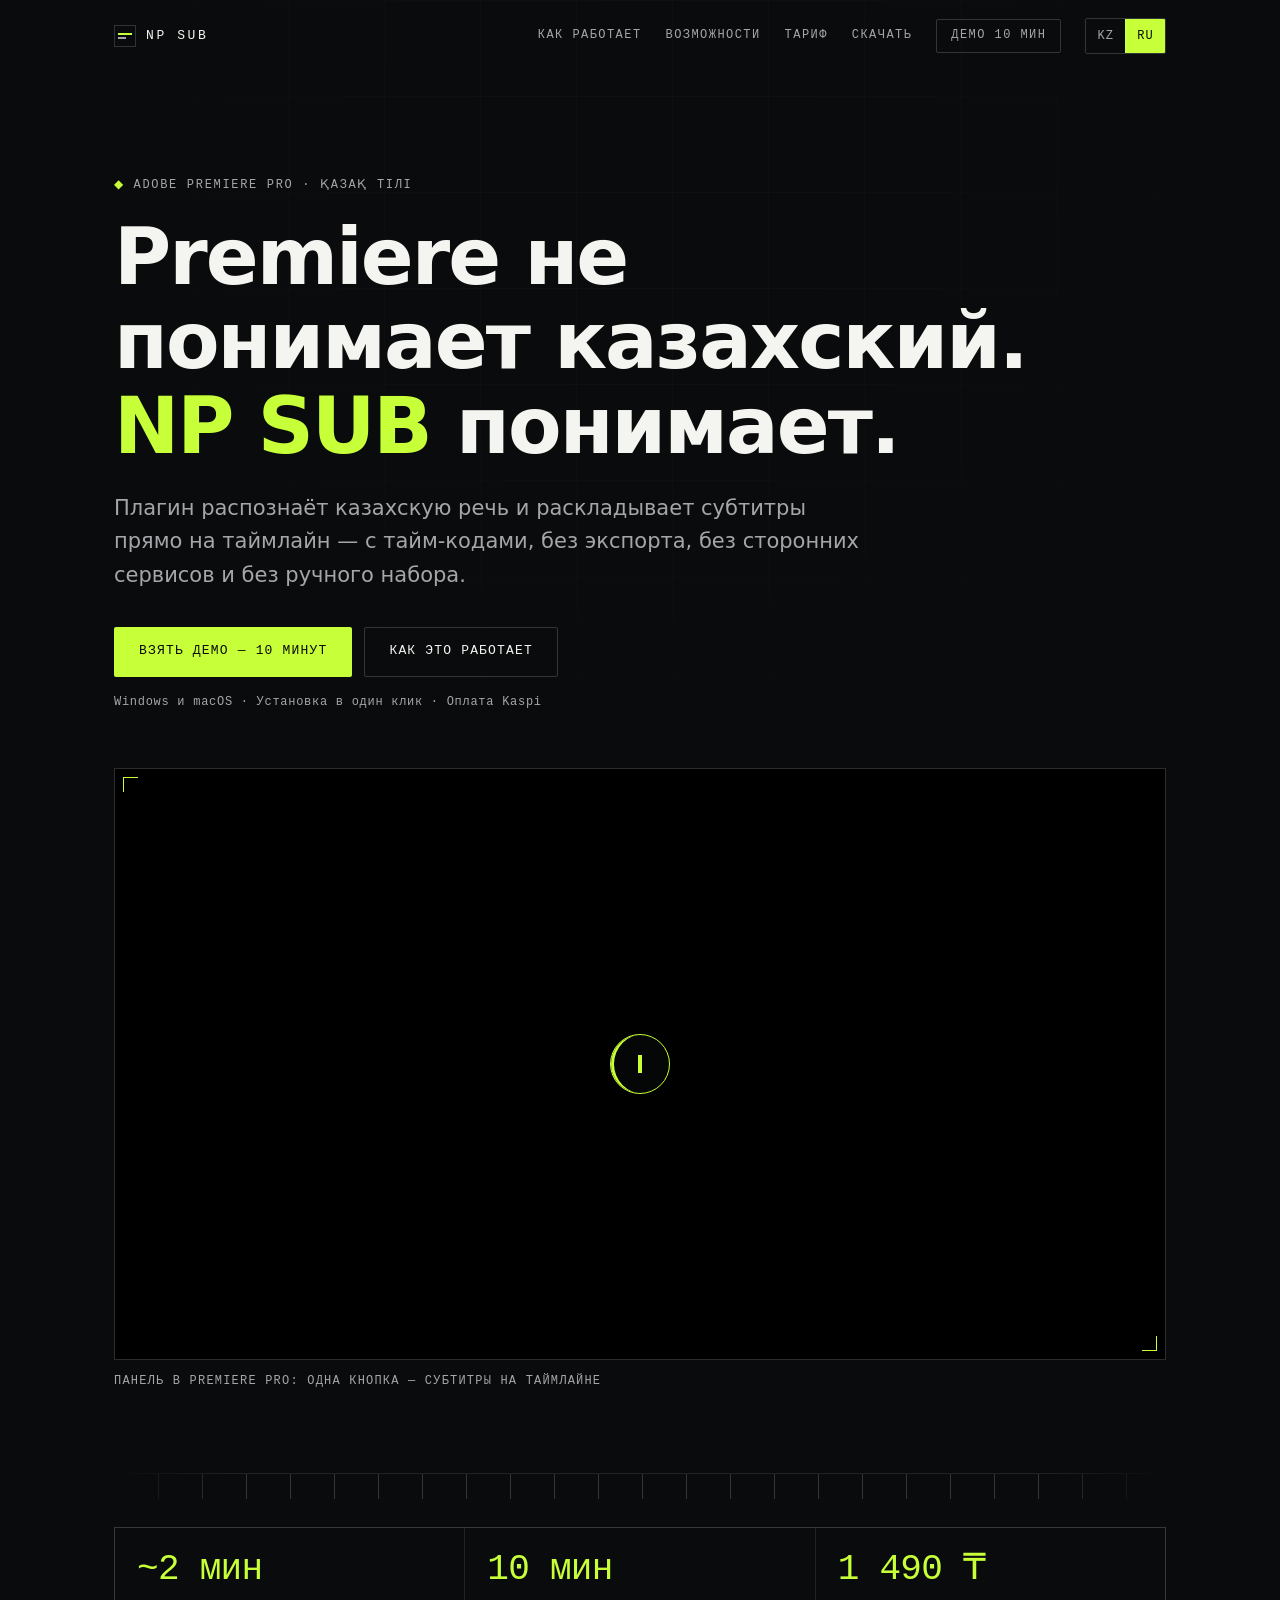
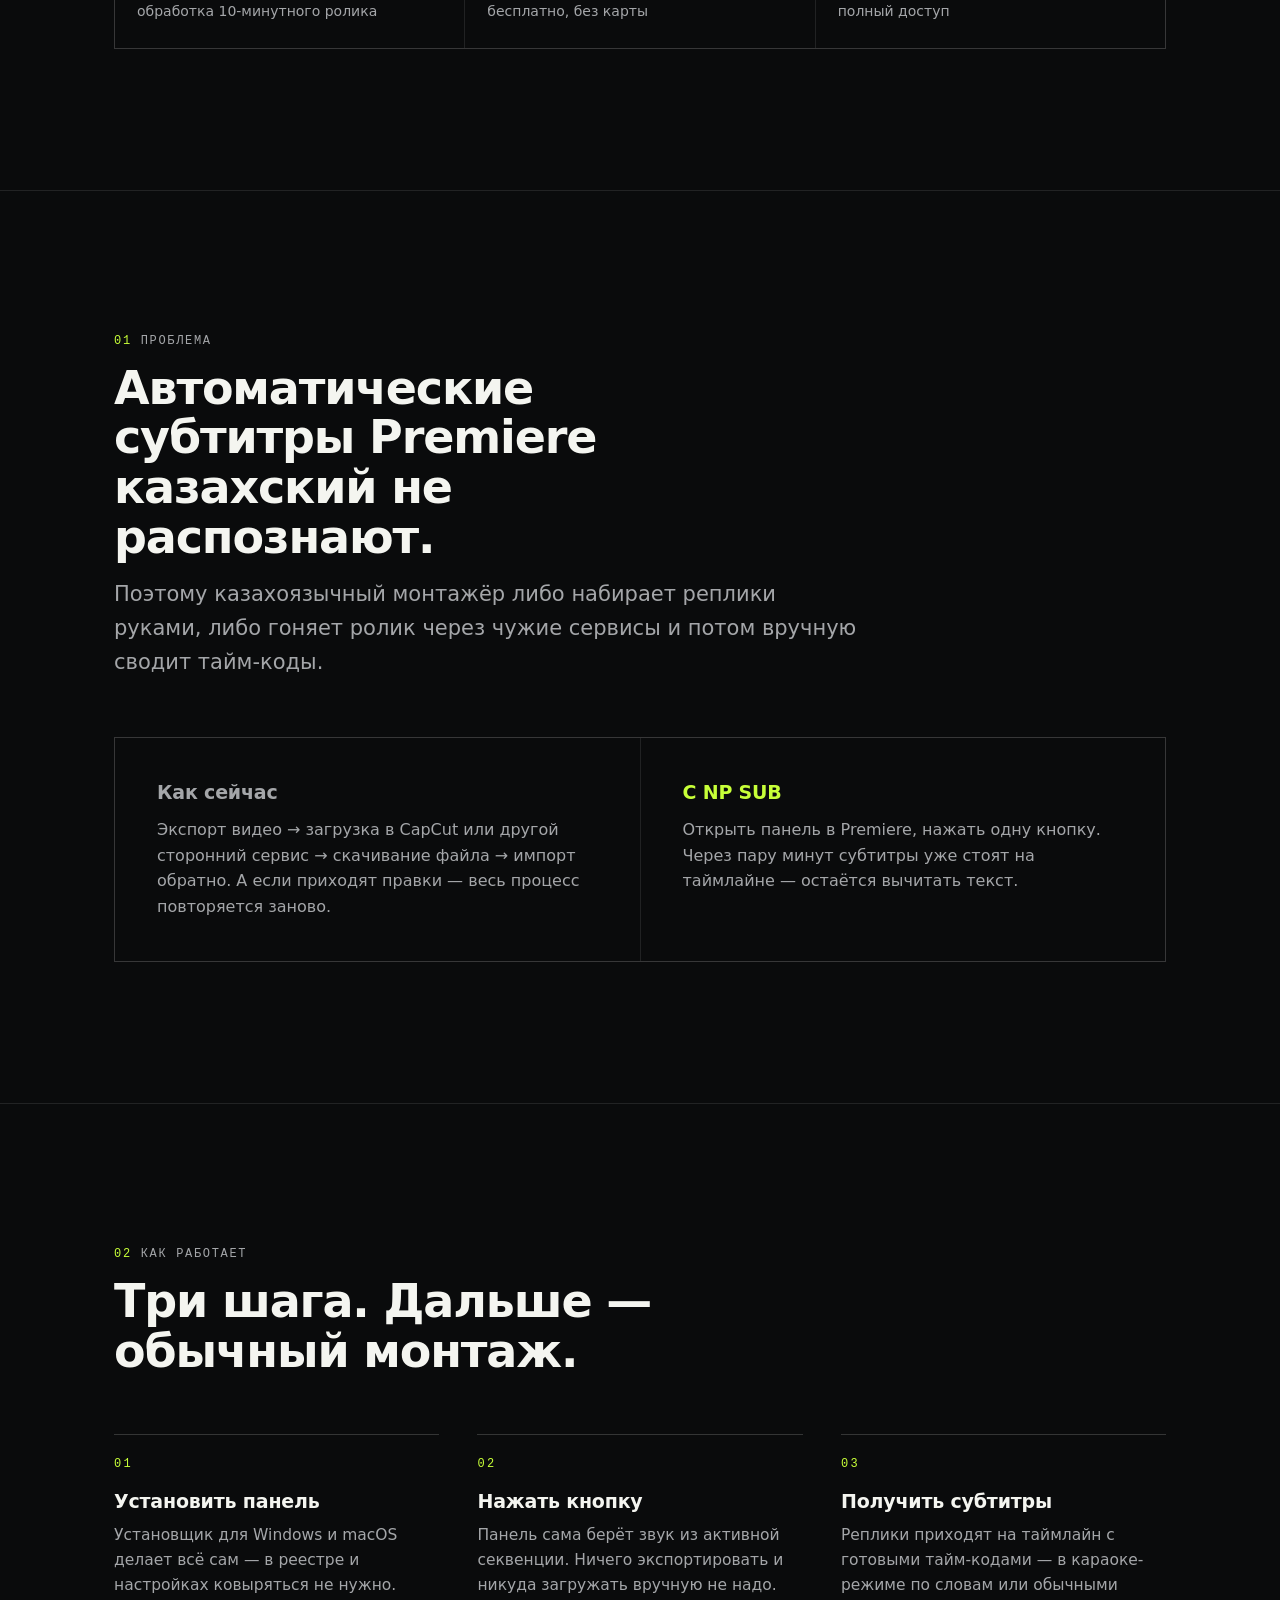
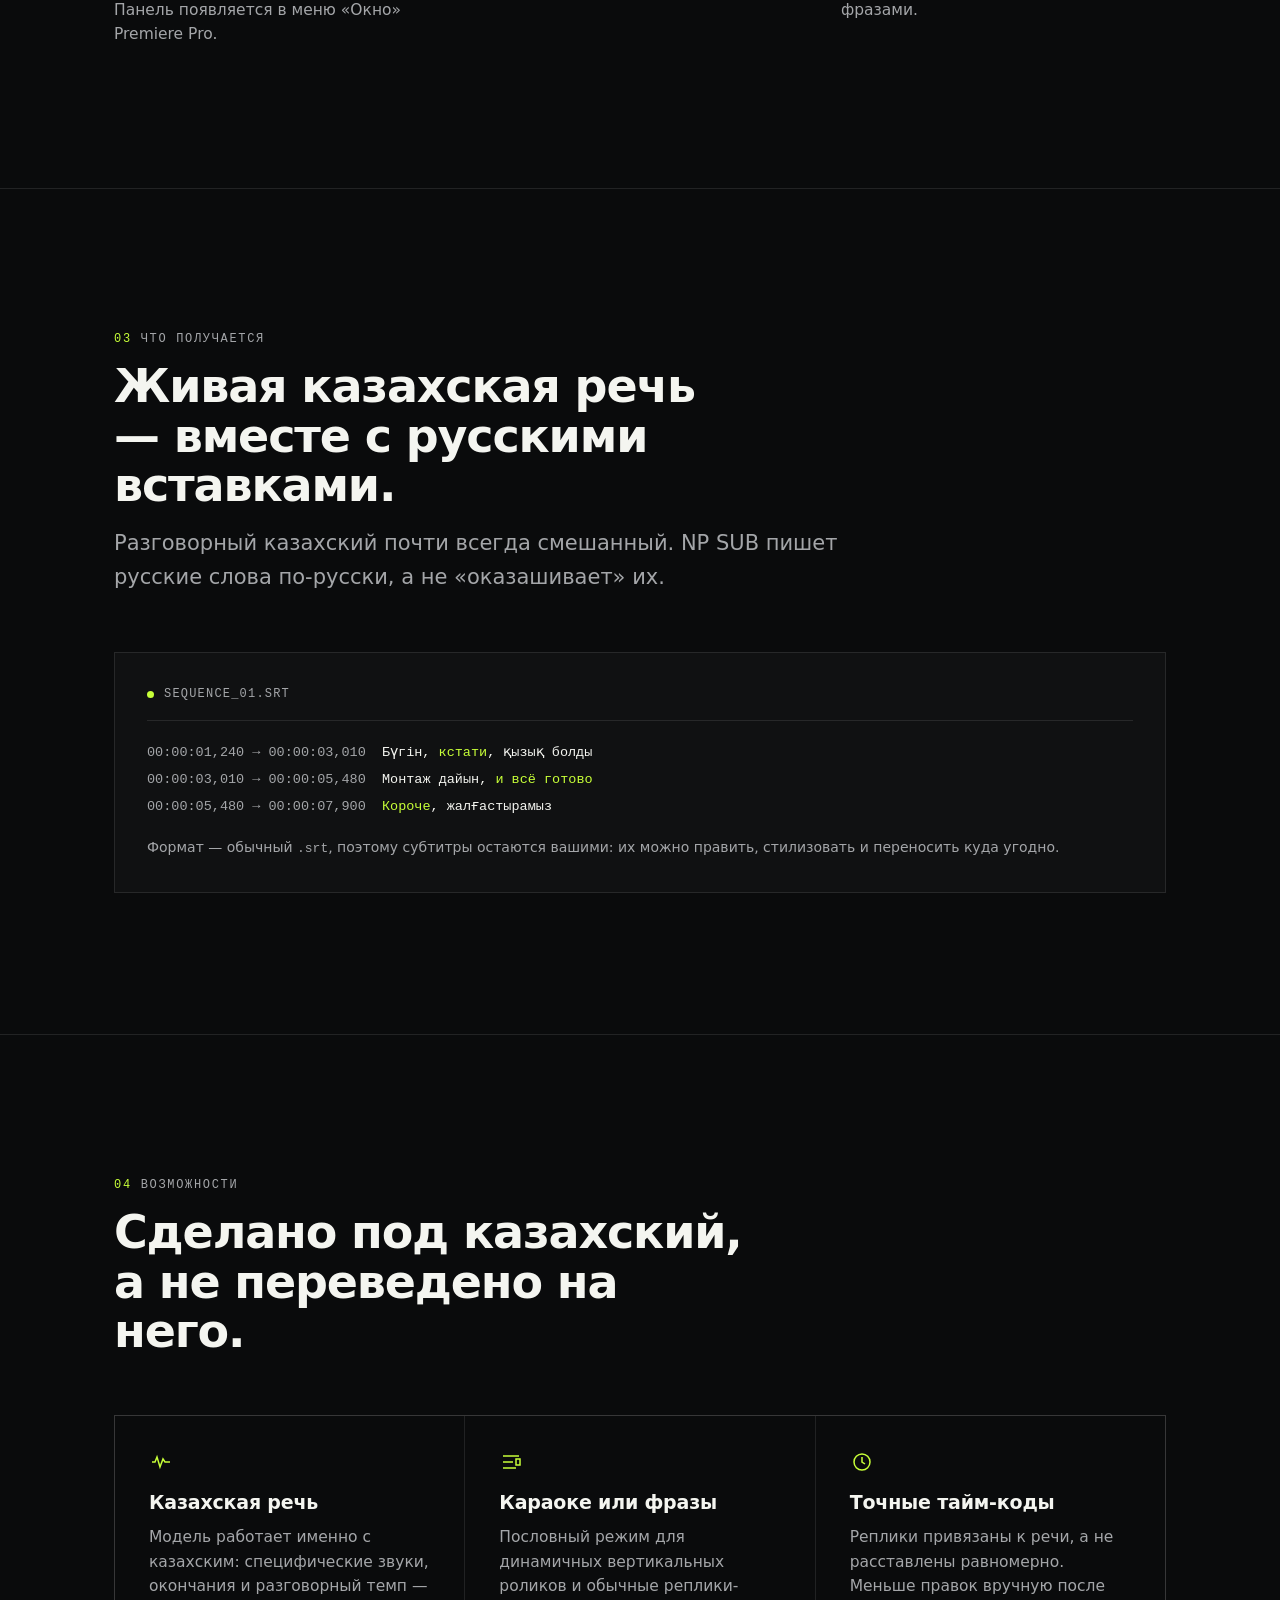
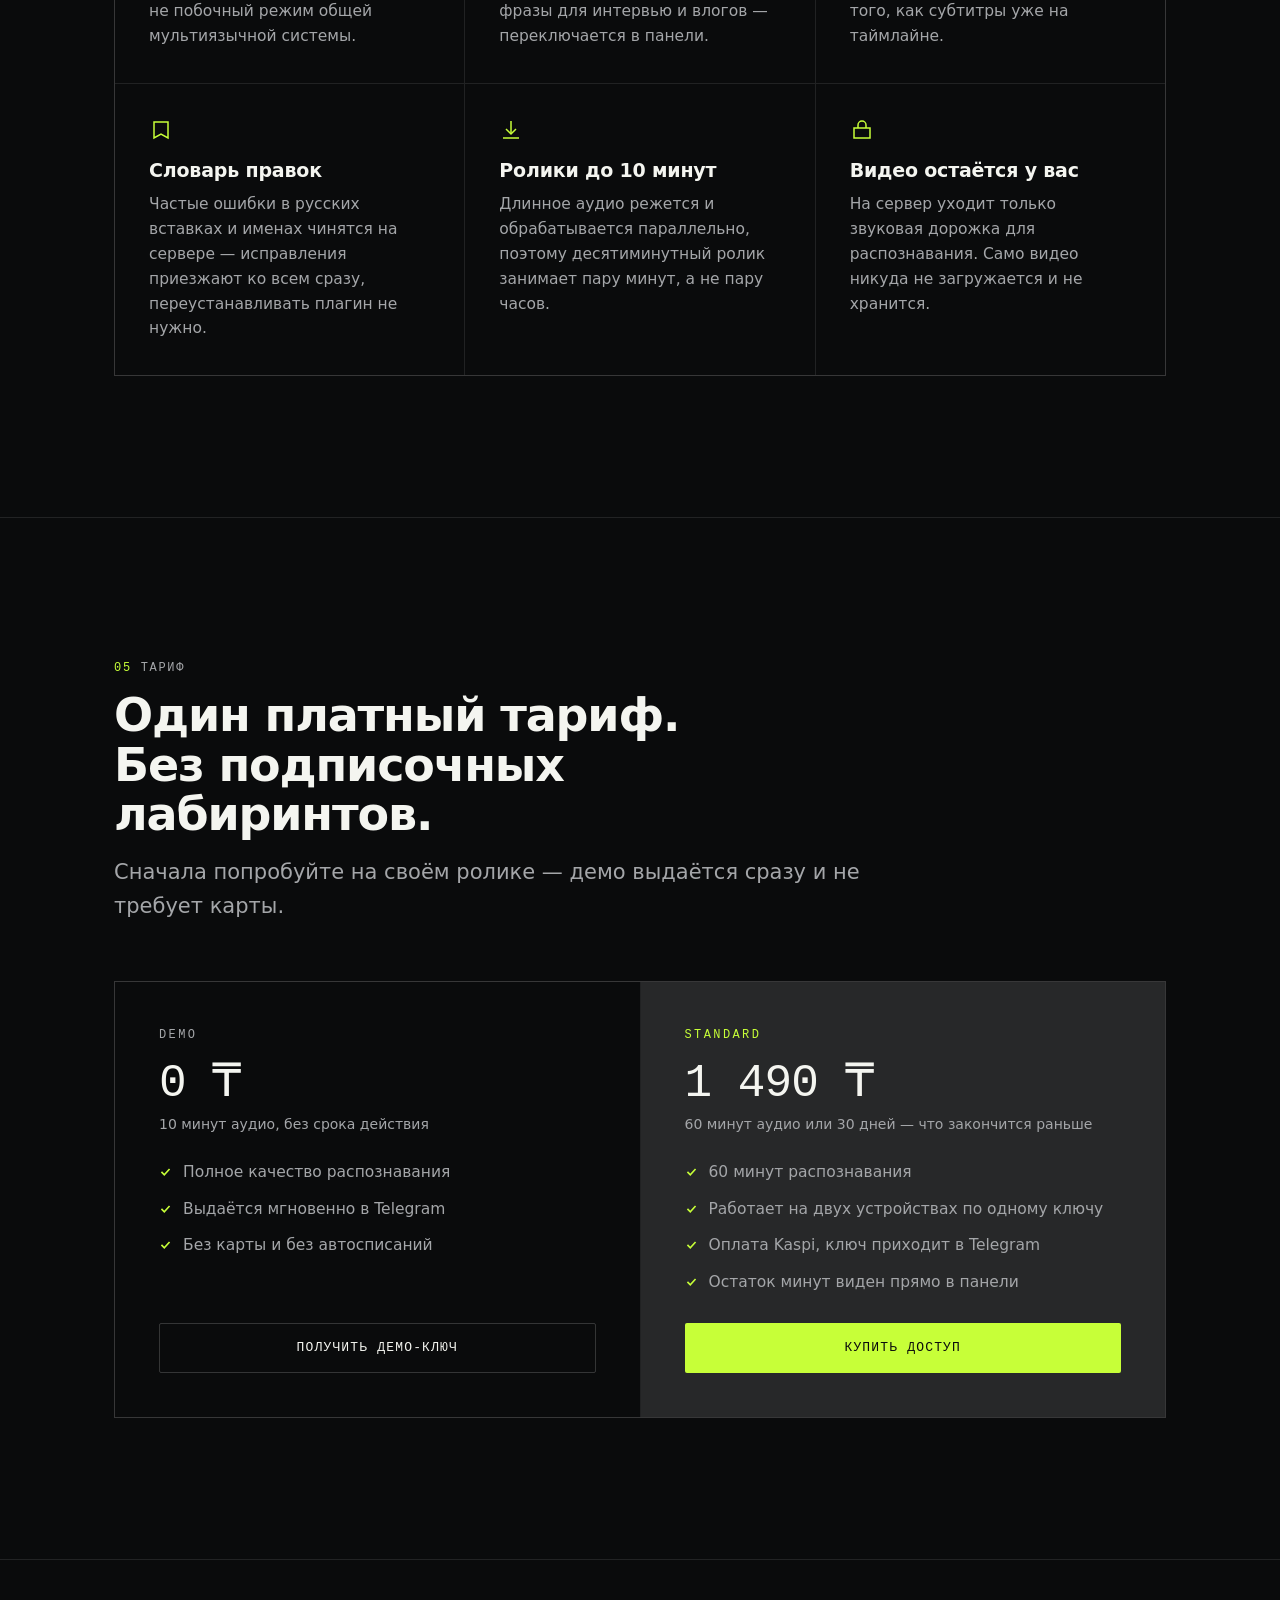
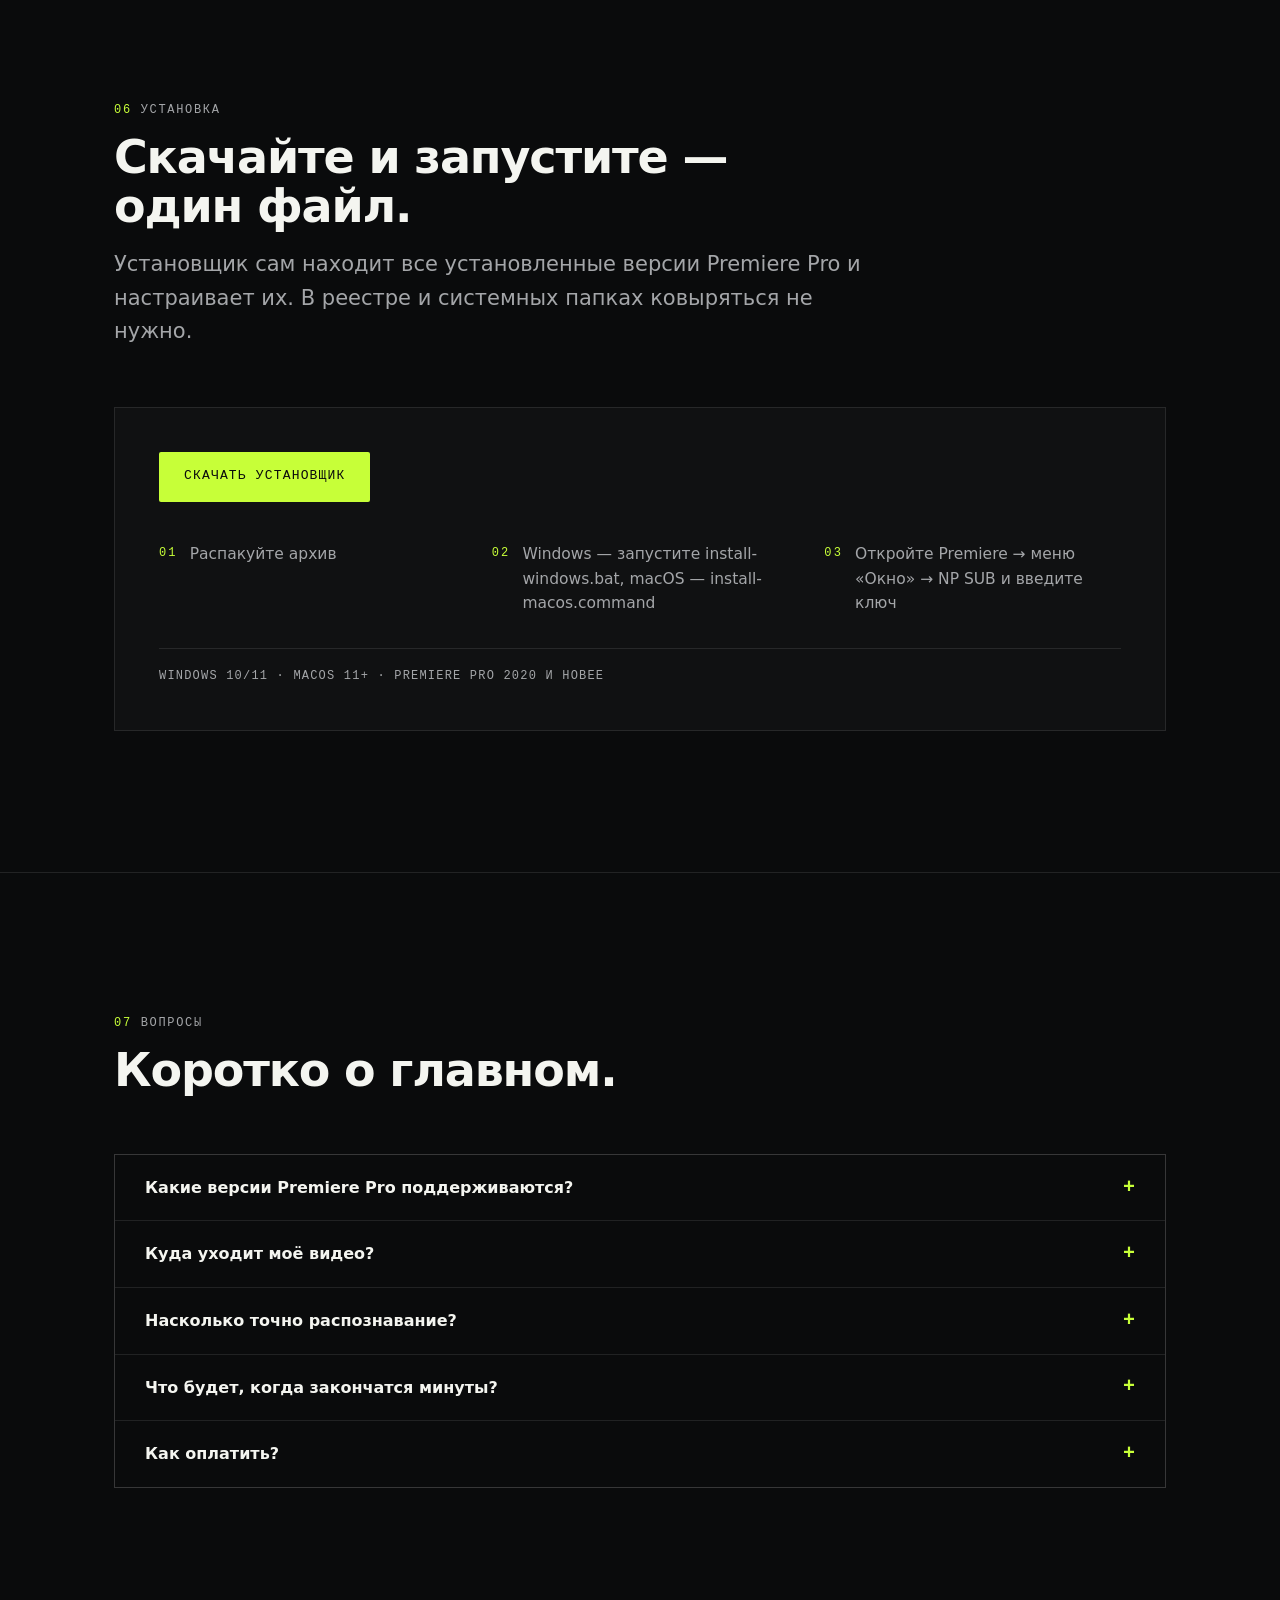
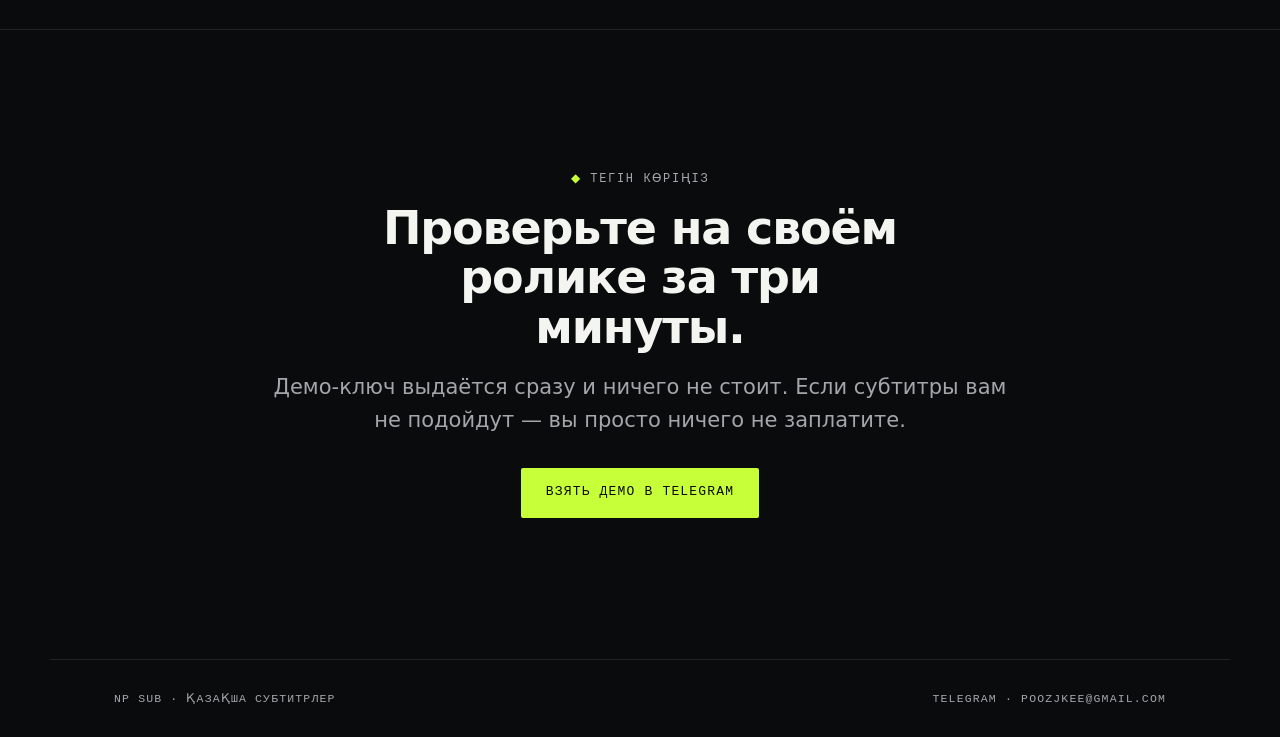
<file: index.html>
<!doctype html>
<html lang="ru">
<head>
<meta charset="utf-8">
<meta name="viewport" content="width=device-width, initial-scale=1">
<title>NP SUB — қазақша субтитры прямо в Premiere Pro</title>
<meta name="description" content="Плагин для Adobe Premiere Pro: распознаёт казахскую речь и ставит субтитры на таймлайн. Premiere этого не умеет — NP SUB умеет. Демо 10 минут бесплатно.">
<meta property="og:title" content="NP SUB — қазақша субтитры прямо в Premiere Pro">
<meta property="og:description" content="Premiere не понимает казахский. NP SUB понимает: одна кнопка — субтитры на таймлайне.">
<meta property="og:type" content="website">
<meta name="theme-color" content="#0A0B0C">
<!--
  Политика безопасности. GitHub Pages не даёт настраивать HTTP-заголовки,
  поэтому политика задаётся тегом — так работает всё, кроме frame-ancestors
  (его через meta браузеры игнорируют).

  default-src 'none' — базово запрещено всё, дальше открываем только нужное.
  'unsafe-inline' для стилей и скриптов приходится оставить: страница намеренно
  одностраничная и самодостаточная, весь CSS и JS лежат внутри файла. Даже с
  этим послаблением политика закрывает главное: сторонние скрипты, кадры,
  плагины и любые исходящие соединения (connect-src 'self' — единственный
  запрос страницы это проверка наличия установщика на своём же хостинге).
-->
<meta http-equiv="Content-Security-Policy" content="
  default-src 'none';
  script-src 'self' 'unsafe-inline';
  style-src 'self' 'unsafe-inline' https://fonts.googleapis.com;
  font-src https://fonts.gstatic.com;
  img-src 'self' data:;
  media-src 'self';
  connect-src 'self';
  form-action 'none';
  base-uri 'none';
  object-src 'none';
  frame-src 'none'">
<meta name="referrer" content="strict-origin-when-cross-origin">
<link rel="icon" href="data:image/svg+xml,%3Csvg xmlns='http://www.w3.org/2000/svg' viewBox='0 0 22 22'%3E%3Crect width='22' height='22' fill='%230A0B0C'/%3E%3Crect x='4' y='8' width='14' height='2' fill='%23C7FF38'/%3E%3Crect x='4' y='12' width='8' height='2' fill='%23A4A6A9'/%3E%3C/svg%3E">
<link rel="preconnect" href="https://fonts.googleapis.com">
<link rel="preconnect" href="https://fonts.gstatic.com" crossorigin>
<link href="https://fonts.googleapis.com/css2?family=Manrope:wght@400;600;800&family=IBM+Plex+Mono:wght@400;500&display=swap" rel="stylesheet">
<style>
/*
 * NP SUB — лендинг. Тёмная энергия, контролируемое движение, техничность.
 * Палитра и типографика заданы владельцем продукта; всё остальное подчинено
 * одной задаче — довести посетителя до кнопки «Взять демо» в Telegram.
 *
 * Один файл без сборки и без внешних скриптов: страницу можно положить куда
 * угодно (GitHub Pages, Netlify, любой хостинг) простым копированием.
 * Тексты обоих языков лежат в словаре I18N внизу файла — правятся там же.
 */
:root {
  --night: #0A0B0C;
  --white: #F4F5F0;
  --lime: #C7FF38;
  --graphite: #303237;
  --gray: #A4A6A9;

  --line: rgba(244, 245, 240, 0.10);
  --line-strong: rgba(244, 245, 240, 0.18);
  --panel: rgba(244, 245, 240, 0.026);

  --sans: 'Manrope', system-ui, -apple-system, 'Segoe UI', Roboto, Arial, sans-serif;
  --mono: 'IBM Plex Mono', ui-monospace, SFMono-Regular, Menlo, Consolas, monospace;

  --gap: clamp(64px, 11vw, 148px);
  --pad: clamp(18px, 5vw, 64px);
}

* { box-sizing: border-box; }
html { scroll-behavior: smooth; -webkit-text-size-adjust: 100%; }
body {
  margin: 0;
  background: var(--night);
  color: var(--white);
  font-family: var(--sans);
  font-size: 17px;
  line-height: 1.6;
  -webkit-font-smoothing: antialiased;
  overflow-x: hidden;
}
img, svg { max-width: 100%; }
a { color: inherit; }

/* Тонкая техническая сетка на фоне: даёт «приборную» плоскость,
   но держится ниже порога заметности, чтобы не спорить с текстом. */
body::before {
  content: "";
  position: fixed;
  inset: 0;
  pointer-events: none;
  background:
    linear-gradient(var(--line) 1px, transparent 1px) 0 0 / 100% 96px,
    linear-gradient(90deg, var(--line) 1px, transparent 1px) 0 0 / 96px 100%;
  opacity: 0.28;
  mask-image: radial-gradient(circle at 50% 22%, #000 0%, transparent 78%);
  -webkit-mask-image: radial-gradient(circle at 50% 22%, #000 0%, transparent 78%);
  z-index: 0;
}

.wrap {
  position: relative;
  z-index: 1;
  max-width: 1180px;
  margin: 0 auto;
  padding: 0 var(--pad);
}

/* --- Служебная типографика: моно для всего, что «показания прибора» --- */
.mono {
  font-family: var(--mono);
  font-size: 12px;
  letter-spacing: 0.14em;
  text-transform: uppercase;
  color: var(--gray);
}
.mono .tick { color: var(--lime); }

h1, h2, h3 { font-weight: 800; letter-spacing: -0.025em; line-height: 1.08; margin: 0; }
h1 { font-size: clamp(31px, 7vw, 78px); }
h2 { font-size: clamp(25px, 4.4vw, 46px); }
h3 { font-size: 19px; letter-spacing: -0.01em; line-height: 1.3; }
p { margin: 0; }
.lead { font-size: clamp(16px, 2vw, 21px); color: var(--gray); max-width: 56ch; }
.lime { color: var(--lime); }

/* --- Шапка --- */
header {
  position: relative;
  z-index: 3;
  display: flex;
  align-items: center;
  justify-content: space-between;
  gap: 12px;
  padding: 18px var(--pad);
  max-width: 1180px;
  margin: 0 auto;
}
.brand { display: flex; align-items: center; gap: 10px; text-decoration: none; flex: none; }
.brand-name { font-family: var(--mono); font-size: 13px; letter-spacing: 0.2em; color: var(--white); }
.brand svg { display: block; }
.nav { display: flex; align-items: center; gap: 24px; }
.nav > a {
  font-family: var(--mono);
  font-size: 12px;
  letter-spacing: 0.12em;
  text-transform: uppercase;
  color: var(--gray);
  text-decoration: none;
  transition: color 180ms ease;
}
.nav > a:hover { color: var(--white); }

/* Переключатель языка: две короткие метки, активная — лаймом. */
.lang {
  display: flex;
  align-items: center;
  border: 1px solid var(--line-strong);
  border-radius: 2px;
  overflow: hidden;
  flex: none;
}
.lang button {
  appearance: none;
  background: none;
  border: 0;
  color: var(--gray);
  font-family: var(--mono);
  font-size: 12px;
  letter-spacing: 0.1em;
  padding: 0 11px;
  min-height: 34px;
  cursor: pointer;
  transition: color 160ms ease, background-color 160ms ease;
}
.lang button + button { border-left: 1px solid var(--line-strong); }
.lang button:hover { color: var(--white); }
.lang button[aria-pressed="true"] { background: var(--lime); color: var(--night); font-weight: 500; }
.lang button:focus-visible { outline: 2px solid var(--lime); outline-offset: -2px; }

@media (max-width: 860px) {
  .nav > a:not(.nav-cta) { display: none; }
}
@media (max-width: 460px) {
  /* На узком экране кнопка в шапке уступает место нижней панели действий. */
  .nav-cta { display: none; }
  .brand-name { font-size: 12px; letter-spacing: 0.16em; }
}

/* --- Кнопки --- */
.btn {
  display: inline-flex;
  align-items: center;
  justify-content: center;
  gap: 10px;
  min-height: 50px;
  padding: 0 24px;
  border-radius: 2px;
  border: 1px solid transparent;
  font-family: var(--mono);
  font-size: 13px;
  letter-spacing: 0.09em;
  text-transform: uppercase;
  text-align: center;
  text-decoration: none;
  cursor: pointer;
  transition: transform 180ms cubic-bezier(0.16, 1, 0.3, 1),
              background-color 180ms ease, color 180ms ease, border-color 180ms ease;
}
.btn-primary { background: var(--lime); color: var(--night); font-weight: 500; }
.btn-primary:hover { transform: translateY(-2px); background: #D5FF63; }
.btn-ghost { border-color: var(--line-strong); color: var(--white); }
.btn-ghost:hover { border-color: var(--lime); color: var(--lime); }
.btn:focus-visible, a:focus-visible, summary:focus-visible {
  outline: 2px solid var(--lime);
  outline-offset: 3px;
}
.nav-cta {
  border: 1px solid var(--line-strong);
  border-radius: 2px;
  display: inline-flex;
  align-items: center;
  min-height: 34px;
  padding: 0 14px;
}
.nav-cta:hover { border-color: var(--lime); color: var(--lime) !important; }
@media (max-width: 560px) {
  .btn { width: 100%; }         /* полноширинные цели пальцем не промахнёшься */
}

/* --- Герой --- */
.hero { padding: clamp(36px, 9vw, 104px) 0 var(--gap); }
.hero h1 { margin: 20px 0 24px; max-width: 17ch; }
.hero .lead { margin-bottom: 34px; }
.hero-actions { display: flex; flex-wrap: wrap; gap: 12px; align-items: center; }
.hero-note { font-family: var(--mono); font-size: 12px; color: var(--gray); letter-spacing: 0.06em; }

/* Линейка-шкала под геройским блоком — «прибор», а не украшение:
   она отбивает верх страницы от показателей. */
.ruler {
  margin-top: clamp(40px, 7vw, 82px);
  height: 26px;
  border-top: 1px solid var(--line);
  background-image: linear-gradient(90deg, var(--line-strong) 1px, transparent 1px);
  background-size: 44px 100%;
  background-repeat: repeat-x;
  mask-image: linear-gradient(90deg, transparent, #000 12%, #000 88%, transparent);
  -webkit-mask-image: linear-gradient(90deg, transparent, #000 12%, #000 88%, transparent);
}

/* --- Демонстрация в геройском блоке --- */
.demo-video { margin: clamp(32px, 5vw, 56px) 0 0; padding: 0; }
.frame {
  position: relative;
  /* Фикс. соотношение сторон — рамка не должна схлопываться до появления
     метаданных видео: на iOS с мобильным интернетом preload часто
     игнорируется, и без явной высоты блок был бы нулевой до самого play(). */
  aspect-ratio: 16 / 9;
  border: 1px solid var(--line-strong);
  background: #000;
  overflow: hidden;
}
/* Угловые засечки: рамка читается как «экран прибора», а не как картинка. */
.frame::before, .frame::after {
  content: "";
  position: absolute;
  width: 14px; height: 14px;
  border: 1px solid var(--lime);
  pointer-events: none;
  z-index: 2;
}
.frame::before { left: 8px; top: 8px; border-right: 0; border-bottom: 0; }
.frame::after { right: 8px; bottom: 8px; border-left: 0; border-top: 0; }
.demo-video video {
  position: absolute;
  inset: 0;
  width: 100%;
  height: 100%;
  object-fit: contain;   /* реальные пропорции экрана могут не совпасть с 16:9 */
}
.video-toggle {
  position: absolute;
  inset: 0;
  width: 100%;
  border: 0;
  background: transparent;
  cursor: pointer;
}
/* Пауза — показываем, что это управляемое видео, а не гифка. */
.video-toggle::after {
  content: "";
  position: absolute;
  left: 50%; top: 50%;
  width: 58px; height: 58px;
  transform: translate(-50%, -50%);
  border: 1px solid var(--lime);
  border-radius: 50%;
  background:
    linear-gradient(var(--lime), var(--lime)) center / 4px 18px no-repeat,
    rgba(10, 11, 12, 0.55);
  box-shadow: 4px 0 0 -1px var(--lime) inset;
  opacity: 0;
  transition: opacity 200ms ease;
}
.frame.paused .video-toggle::after { opacity: 1; }
.video-toggle:focus-visible { outline: 2px solid var(--lime); outline-offset: 3px; }
.demo-video figcaption { margin-top: 12px; letter-spacing: 0.1em; }

/* --- Показатели --- */
.stats {
  display: grid;
  grid-template-columns: repeat(auto-fit, minmax(200px, 1fr));
  gap: 1px;
  background: var(--line);
  border: 1px solid var(--line);
  margin-top: 28px;
}
.stat { background: var(--night); padding: 24px 22px; }
.stat b {
  display: block;
  font-family: var(--mono);
  font-size: clamp(24px, 3.6vw, 36px);
  font-weight: 500;
  color: var(--lime);
  letter-spacing: -0.02em;
  line-height: 1;
  margin-bottom: 9px;
}
.stat span { font-size: 14px; color: var(--gray); }

/* --- Секции --- */
section { padding: var(--gap) 0; border-top: 1px solid var(--line); }
.sec-head { margin-bottom: clamp(30px, 5vw, 58px); }
.sec-head h2 { margin: 13px 0 16px; max-width: 20ch; }

/* --- Проблема / решение --- */
.split { display: grid; grid-template-columns: 1fr 1fr; gap: 1px; background: var(--line); border: 1px solid var(--line); }
@media (max-width: 820px) { .split { grid-template-columns: 1fr; } }
.split > div { background: var(--night); padding: clamp(22px, 4vw, 42px); }
.split h3 { margin-bottom: 12px; }
.split p { color: var(--gray); font-size: 16px; }
.split .bad h3 { color: var(--gray); }
.split .good h3 { color: var(--lime); }

/* --- Шаги --- */
.steps { display: grid; grid-template-columns: repeat(3, 1fr); gap: clamp(22px, 3vw, 44px); }
@media (max-width: 820px) { .steps { grid-template-columns: 1fr; } }
.step { border-top: 1px solid var(--line-strong); padding-top: 20px; }
.step-n { font-family: var(--mono); font-size: 12px; letter-spacing: 0.2em; color: var(--lime); display: block; margin-bottom: 14px; }
.step h3 { margin-bottom: 10px; }
.step p { color: var(--gray); font-size: 15.5px; }

/* --- Демо-вывод (реальный формат .srt) --- */
.demo { border: 1px solid var(--line); background: var(--panel); padding: clamp(18px, 3vw, 32px); }
.demo-bar {
  display: flex;
  align-items: center;
  gap: 10px;
  padding-bottom: 16px;
  margin-bottom: 18px;
  border-bottom: 1px solid var(--line);
}
.dot { width: 7px; height: 7px; background: var(--lime); border-radius: 50%; flex: none; }
.demo-scroll { overflow-x: auto; -webkit-overflow-scrolling: touch; }
.demo pre {
  margin: 0;
  font-family: var(--mono);
  font-size: 13.5px;
  line-height: 2;
  color: var(--white);
  white-space: pre;
}
.demo .tc { color: var(--gray); }
.demo .ru { color: var(--lime); }
.demo-note { margin-top: 16px; font-size: 14px; color: var(--gray); }
@media (max-width: 560px) {
  /* На телефоне тайм-код и реплика не помещаются в строку — разносим по строкам,
     чтобы читать без горизонтальной прокрутки. */
  .demo pre { font-size: 12.5px; line-height: 1.75; white-space: pre-wrap; }
  .demo .tc { display: block; }
}

/* --- Возможности --- */
.grid {
  display: grid;
  grid-template-columns: repeat(auto-fit, minmax(268px, 1fr));
  gap: 1px;
  background: var(--line);
  border: 1px solid var(--line);
}
.card { background: var(--night); padding: clamp(22px, 3vw, 34px); }
.card svg { color: var(--lime); margin-bottom: 16px; display: block; }
.card h3 { margin-bottom: 10px; }
.card p { color: var(--gray); font-size: 15.5px; }

/* --- Тарифы --- */
.plans { display: grid; grid-template-columns: 1fr 1fr; gap: 1px; background: var(--line); border: 1px solid var(--line); }
@media (max-width: 820px) { .plans { grid-template-columns: 1fr; } }
.plan { background: var(--night); padding: clamp(24px, 4vw, 44px); display: flex; flex-direction: column; }
.plan.featured { background: var(--panel); }
.plan-name { font-family: var(--mono); font-size: 12px; letter-spacing: 0.2em; text-transform: uppercase; color: var(--gray); }
.plan.featured .plan-name { color: var(--lime); }
.price { font-family: var(--mono); font-size: clamp(32px, 5vw, 46px); font-weight: 500; letter-spacing: -0.02em; margin: 16px 0 6px; line-height: 1; }
.price-note { font-size: 14px; color: var(--gray); margin-bottom: 24px; }
.plan ul { list-style: none; margin: 0 0 28px; padding: 0; display: grid; gap: 12px; }
.plan li { display: flex; gap: 11px; align-items: flex-start; font-size: 15.5px; color: var(--gray); }
.plan li svg { flex: none; margin-top: 5px; color: var(--lime); }
.plan .btn { margin-top: auto; }

/* --- Скачивание --- */
.dl { border: 1px solid var(--line); background: var(--panel); padding: clamp(24px, 4vw, 44px); }
.dl .btn { margin-bottom: clamp(28px, 4vw, 40px); }
.dl-steps { display: grid; grid-template-columns: repeat(3, 1fr); gap: clamp(20px, 3vw, 36px); }
@media (max-width: 820px) { .dl-steps { grid-template-columns: 1fr; gap: 18px; } }
.dl-step { display: flex; gap: 12px; align-items: flex-start; }
.dl-n { font-family: var(--mono); font-size: 12px; letter-spacing: 0.18em; color: var(--lime); flex: none; padding-top: 2px; }
.dl-step p { font-size: 15.5px; color: var(--gray); }
.dl-note { margin-top: clamp(24px, 3vw, 32px); padding-top: 18px; border-top: 1px solid var(--line); letter-spacing: 0.1em; }

/* --- FAQ --- */
.faq { display: grid; gap: 1px; background: var(--line); border: 1px solid var(--line); }
details { background: var(--night); }
summary {
  padding: 20px clamp(18px, 3vw, 30px);
  min-height: 56px;
  cursor: pointer;
  font-weight: 600;
  font-size: 16px;
  list-style: none;
  display: flex;
  justify-content: space-between;
  gap: 16px;
  align-items: center;
  transition: color 180ms ease;
}
summary:hover { color: var(--lime); }
summary::-webkit-details-marker { display: none; }
summary::after { content: "+"; font-family: var(--mono); color: var(--lime); font-size: 20px; line-height: 1; flex: none; }
details[open] summary::after { content: "−"; }
details p { padding: 0 clamp(18px, 3vw, 30px) 22px; color: var(--gray); font-size: 15.5px; max-width: 74ch; }

/* --- Финальный призыв --- */
.final { text-align: center; padding: var(--gap) 0; border-top: 1px solid var(--line); }
.final h2 { margin: 14px auto 18px; max-width: 18ch; }
.final .lead { margin: 0 auto 30px; text-align: center; }

/* --- Подвал --- */
footer {
  border-top: 1px solid var(--line);
  padding: 30px var(--pad) calc(30px + var(--safe-bottom, 0px));
  max-width: 1180px;
  margin: 0 auto;
  display: flex;
  flex-wrap: wrap;
  gap: 14px;
  justify-content: space-between;
  align-items: center;
  font-family: var(--mono);
  font-size: 11.5px;
  letter-spacing: 0.1em;
  color: var(--gray);
  text-transform: uppercase;
}
footer a { text-decoration: none; }
footer a:hover { color: var(--lime); }

/* --- Мобильная панель действия ---
   На телефоне кнопка из шапки уезжает вверх и теряется, а решение о демо
   человек принимает где-то в середине страницы. Панель держит действие
   под большим пальцем, но появляется только после первого экрана. */
.dock {
  position: fixed;
  left: 0; right: 0; bottom: 0;
  z-index: 5;
  display: none;
  padding: 10px var(--pad) calc(10px + env(safe-area-inset-bottom));
  background: rgba(10, 11, 12, 0.92);
  backdrop-filter: blur(10px);
  -webkit-backdrop-filter: blur(10px);
  border-top: 1px solid var(--line-strong);
  transform: translateY(110%);
  transition: transform 260ms cubic-bezier(0.16, 1, 0.3, 1);
}
.dock.show { transform: none; }
@media (max-width: 560px) {
  .dock { display: block; }
  footer { padding-bottom: 104px; }   /* панель не должна накрывать подвал */
}

/* --- Пальцем, а не мышью ---
   На сенсорном экране в цель ниже ~44 px попадают мимо. Правило вешаем на
   pointer: coarse, а не на ширину: планшет бывает шире телефона, но палец у
   него тот же. На десктопе компактные 34 px остаются — там курсор точный. */
@media (pointer: coarse) {
  .brand { min-height: 44px; }
  .lang button { min-height: 44px; padding: 0 14px; }
  .nav-cta { min-height: 44px; }
  footer a { display: inline-flex; align-items: center; min-height: 44px; }
}
/* Ссылки навигации подрастают только там, где они вообще видны: на узком
   экране они скрыты, и `display` в правиле для пальца их бы вернул —
   навигация переставала влезать и появлялась горизонтальная прокрутка. */
@media (pointer: coarse) and (min-width: 861px) {
  .nav > a:not(.nav-cta) { min-height: 44px; display: inline-flex; align-items: center; }
}

/* --- Появление при скролле: движение подчёркивает порядок чтения --- */
.js .rise { opacity: 0; transform: translateY(18px); transition: opacity 520ms ease, transform 520ms cubic-bezier(0.16, 1, 0.3, 1); }
.js .rise.in { opacity: 1; transform: none; }
@media (prefers-reduced-motion: reduce) {
  html { scroll-behavior: auto; }
  .js .rise { opacity: 1; transform: none; transition: none; }
  .btn:hover { transform: none; }
  .dock { transition: none; }
}
</style>
</head>
<body>

<script>
  /* Появление блоков — украшение, а не условие читаемости. Метку `js` ставим
     до отрисовки: без JS страница видна целиком, с JS блоки проявляются. */
  document.documentElement.className += ' js';
</script>

<header>
  <a class="brand" href="#top" aria-label="NP SUB">
    <!-- Небольшой знак: две «дорожки» субтитров на таймлайне. -->
    <svg width="22" height="22" viewBox="0 0 22 22" fill="none" aria-hidden="true">
      <rect x="0.5" y="0.5" width="21" height="21" stroke="#303237"/>
      <rect x="4" y="8" width="14" height="2" fill="#C7FF38"/>
      <rect x="4" y="12" width="8" height="2" fill="#A4A6A9"/>
    </svg>
    <span class="brand-name">NP SUB</span>
  </a>
  <nav class="nav">
    <a href="#how" data-i18n="nav_how">Как работает</a>
    <a href="#features" data-i18n="nav_features">Возможности</a>
    <a href="#pricing" data-i18n="nav_pricing">Тариф</a>
    <a href="#download" data-i18n="nav_download">Скачать</a>
    <a class="nav-cta" href="#pricing" data-i18n="nav_cta">Демо 10 мин</a>
    <div class="lang" role="group" aria-label="Тіл / Язык">
      <button type="button" data-lang="kk" aria-pressed="false">KZ</button>
      <button type="button" data-lang="ru" aria-pressed="true">RU</button>
    </div>
  </nav>
</header>

<main id="top">

  <section class="hero" style="border-top: none;">
    <div class="wrap">
      <p class="mono rise"><span class="tick">◆</span> <span data-i18n="hero_kicker">Adobe Premiere Pro · Қазақ тілі</span></p>
      <h1 class="rise" data-i18n-html="hero_h1">Premiere не понимает казахский.<br><span class="lime">NP SUB</span> понимает.</h1>
      <p class="lead rise" data-i18n="hero_lead">Плагин распознаёт казахскую речь и раскладывает субтитры прямо на таймлайн — с тайм-кодами, без экспорта, без сторонних сервисов и без ручного набора.</p>
      <div class="hero-actions rise">
        <a class="btn btn-primary" href="#pricing" data-i18n="hero_cta">Взять демо — 10 минут</a>
        <a class="btn btn-ghost" href="#how" data-i18n="hero_cta2">Как это работает</a>
      </div>
      <p class="hero-note rise" style="margin-top:16px;" data-i18n="hero_note">Windows и macOS · Установка в один клик · Оплата Kaspi</p>

      <!-- Демонстрация: показать работу сильнее, чем описать её.
           Файл лежит рядом со страницей; если его нет — блок просто скрывается
           (см. скрипт внизу), и страница остаётся целой. -->
      <figure class="demo-video rise" id="heroVideo">
        <div class="frame">
          <video id="heroVideoEl" playsinline muted loop preload="metadata"
                 aria-label="NP SUB в Premiere Pro">
            <source src="np-sub-animation.mp4" type="video/mp4">
          </video>
          <button type="button" class="video-toggle" id="videoToggle"
                  aria-label="play/pause"></button>
        </div>
        <figcaption class="mono" data-i18n="video_caption">Панель в Premiere Pro: одна кнопка — субтитры на таймлайне</figcaption>
      </figure>

      <div class="ruler" aria-hidden="true"></div>
      <div class="stats rise">
        <div class="stat"><b data-i18n="stat1_v">~2 мин</b><span data-i18n="stat1_l">обработка 10-минутного ролика</span></div>
        <div class="stat"><b data-i18n="stat2_v">10 мин</b><span data-i18n="stat2_l">бесплатно, без карты</span></div>
        <div class="stat"><b data-i18n="stat3_v">1 490 ₸</b><span data-i18n="stat3_l">полный доступ</span></div>
      </div>
    </div>
  </section>

  <section id="problem">
    <div class="wrap">
      <div class="sec-head rise">
        <p class="mono"><span class="tick">01</span> <span data-i18n="s1_kicker">Проблема</span></p>
        <h2 data-i18n="s1_h2">Автоматические субтитры Premiere казахский не распознают.</h2>
        <p class="lead" data-i18n="s1_lead">Поэтому казахоязычный монтажёр либо набирает реплики руками, либо гоняет ролик через чужие сервисы и потом вручную сводит тайм-коды.</p>
      </div>
      <div class="split rise">
        <div class="bad">
          <h3 data-i18n="s1_bad_h">Как сейчас</h3>
          <p data-i18n="s1_bad_p">Экспорт видео → загрузка в CapCut или другой сторонний сервис → скачивание файла → импорт обратно. А если приходят правки — весь процесс повторяется заново.</p>
        </div>
        <div class="good">
          <h3 data-i18n="s1_good_h">С NP SUB</h3>
          <p data-i18n="s1_good_p">Открыть панель в Premiere, нажать одну кнопку. Через пару минут субтитры уже стоят на таймлайне — остаётся вычитать текст.</p>
        </div>
      </div>
    </div>
  </section>

  <section id="how">
    <div class="wrap">
      <div class="sec-head rise">
        <p class="mono"><span class="tick">02</span> <span data-i18n="s2_kicker">Как работает</span></p>
        <h2 data-i18n="s2_h2">Три шага. Дальше — обычный монтаж.</h2>
      </div>
      <div class="steps">
        <div class="step rise">
          <span class="step-n">01</span>
          <h3 data-i18n="s2_1h">Установить панель</h3>
          <p data-i18n="s2_1p">Установщик для Windows и macOS делает всё сам — в реестре и настройках ковыряться не нужно. Панель появляется в меню «Окно» Premiere Pro.</p>
        </div>
        <div class="step rise">
          <span class="step-n">02</span>
          <h3 data-i18n="s2_2h">Нажать кнопку</h3>
          <p data-i18n="s2_2p">Панель сама берёт звук из активной секвенции. Ничего экспортировать и никуда загружать вручную не надо.</p>
        </div>
        <div class="step rise">
          <span class="step-n">03</span>
          <h3 data-i18n="s2_3h">Получить субтитры</h3>
          <p data-i18n="s2_3p">Реплики приходят на таймлайн с готовыми тайм-кодами — в караоке-режиме по словам или обычными фразами.</p>
        </div>
      </div>
    </div>
  </section>

  <section id="demo">
    <div class="wrap">
      <div class="sec-head rise">
        <p class="mono"><span class="tick">03</span> <span data-i18n="s3_kicker">Что получается</span></p>
        <h2 data-i18n="s3_h2">Живая казахская речь — вместе с русскими вставками.</h2>
        <p class="lead" data-i18n="s3_lead">Разговорный казахский почти всегда смешанный. NP SUB пишет русские слова по-русски, а не «оказашивает» их.</p>
      </div>
      <div class="demo rise">
        <div class="demo-bar">
          <span class="dot" aria-hidden="true"></span>
          <span class="mono" style="letter-spacing:0.1em;">sequence_01.srt</span>
        </div>
        <div class="demo-scroll">
          <pre><span class="tc">00:00:01,240 → 00:00:03,010</span>  Бүгін, <span class="ru">кстати</span>, қызық болды
<span class="tc">00:00:03,010 → 00:00:05,480</span>  Монтаж дайын, <span class="ru">и всё готово</span>
<span class="tc">00:00:05,480 → 00:00:07,900</span>  <span class="ru">Короче</span>, жалғастырамыз</pre>
        </div>
        <p class="demo-note" data-i18n-html="s3_note">Формат — обычный <span class="mono" style="font-size:13px; text-transform:none; letter-spacing:0;">.srt</span>, поэтому субтитры остаются вашими: их можно править, стилизовать и переносить куда угодно.</p>
      </div>
    </div>
  </section>

  <section id="features">
    <div class="wrap">
      <div class="sec-head rise">
        <p class="mono"><span class="tick">04</span> <span data-i18n="s4_kicker">Возможности</span></p>
        <h2 data-i18n="s4_h2">Сделано под казахский, а не переведено на него.</h2>
      </div>
      <div class="grid">
        <div class="card rise">
          <svg width="24" height="24" viewBox="0 0 24 24" fill="none" stroke="currentColor" stroke-width="1.5" aria-hidden="true"><path d="M3 12h3l2-5 3 10 3-8 2 3h5"/></svg>
          <h3 data-i18n="f1h">Казахская речь</h3>
          <p data-i18n="f1p">Модель работает именно с казахским: специфические звуки, окончания и разговорный темп — не побочный режим общей мультиязычной системы.</p>
        </div>
        <div class="card rise">
          <svg width="24" height="24" viewBox="0 0 24 24" fill="none" stroke="currentColor" stroke-width="1.5" aria-hidden="true"><path d="M4 6h16M4 12h10M4 18h13"/><rect x="17" y="9" width="4" height="6"/></svg>
          <h3 data-i18n="f2h">Караоке или фразы</h3>
          <p data-i18n="f2p">Пословный режим для динамичных вертикальных роликов и обычные реплики-фразы для интервью и влогов — переключается в панели.</p>
        </div>
        <div class="card rise">
          <svg width="24" height="24" viewBox="0 0 24 24" fill="none" stroke="currentColor" stroke-width="1.5" aria-hidden="true"><circle cx="12" cy="12" r="8"/><path d="M12 7v5l3 2"/></svg>
          <h3 data-i18n="f3h">Точные тайм-коды</h3>
          <p data-i18n="f3p">Реплики привязаны к речи, а не расставлены равномерно. Меньше правок вручную после того, как субтитры уже на таймлайне.</p>
        </div>
        <div class="card rise">
          <svg width="24" height="24" viewBox="0 0 24 24" fill="none" stroke="currentColor" stroke-width="1.5" aria-hidden="true"><path d="M5 4h14v16l-7-4-7 4z"/></svg>
          <h3 data-i18n="f4h">Словарь правок</h3>
          <p data-i18n="f4p">Частые ошибки в русских вставках и именах чинятся на сервере — исправления приезжают ко всем сразу, переустанавливать плагин не нужно.</p>
        </div>
        <div class="card rise">
          <svg width="24" height="24" viewBox="0 0 24 24" fill="none" stroke="currentColor" stroke-width="1.5" aria-hidden="true"><path d="M12 3v13"/><path d="M7 11l5 5 5-5"/><path d="M4 20h16"/></svg>
          <h3 data-i18n="f5h">Ролики до 10 минут</h3>
          <p data-i18n="f5p">Длинное аудио режется и обрабатывается параллельно, поэтому десятиминутный ролик занимает пару минут, а не пару часов.</p>
        </div>
        <div class="card rise">
          <svg width="24" height="24" viewBox="0 0 24 24" fill="none" stroke="currentColor" stroke-width="1.5" aria-hidden="true"><rect x="4" y="10" width="16" height="10"/><path d="M8 10V7a4 4 0 018 0v3"/></svg>
          <h3 data-i18n="f6h">Видео остаётся у вас</h3>
          <p data-i18n="f6p">На сервер уходит только звуковая дорожка для распознавания. Само видео никуда не загружается и не хранится.</p>
        </div>
      </div>
    </div>
  </section>

  <section id="pricing">
    <div class="wrap">
      <div class="sec-head rise">
        <p class="mono"><span class="tick">05</span> <span data-i18n="s5_kicker">Тариф</span></p>
        <h2 data-i18n="s5_h2">Один платный тариф. Без подписочных лабиринтов.</h2>
        <p class="lead" data-i18n="s5_lead">Сначала попробуйте на своём ролике — демо выдаётся сразу и не требует карты.</p>
      </div>
      <div class="plans rise">
        <div class="plan">
          <span class="plan-name">Demo</span>
          <p class="price" data-i18n="p1_price">0 ₸</p>
          <p class="price-note" data-i18n="p1_note">10 минут аудио, без срока действия</p>
          <ul>
            <li><svg width="13" height="13" viewBox="0 0 16 16" fill="none" stroke="currentColor" stroke-width="2" aria-hidden="true"><path d="M3 8.5l3.5 3.5L13 5"/></svg><span data-i18n="p1_1">Полное качество распознавания</span></li>
            <li><svg width="13" height="13" viewBox="0 0 16 16" fill="none" stroke="currentColor" stroke-width="2" aria-hidden="true"><path d="M3 8.5l3.5 3.5L13 5"/></svg><span data-i18n="p1_2">Выдаётся мгновенно в Telegram</span></li>
            <li><svg width="13" height="13" viewBox="0 0 16 16" fill="none" stroke="currentColor" stroke-width="2" aria-hidden="true"><path d="M3 8.5l3.5 3.5L13 5"/></svg><span data-i18n="p1_3">Без карты и без автосписаний</span></li>
          </ul>
          <a class="btn btn-ghost" href="#" data-bot="price_demo" data-i18n="p1_cta">Получить демо-ключ</a>
        </div>
        <div class="plan featured">
          <span class="plan-name">Standard</span>
          <p class="price" data-i18n="p2_price">1 490 ₸</p>
          <p class="price-note" data-i18n="p2_note">60 минут аудио или 30 дней — что закончится раньше</p>
          <ul>
            <li><svg width="13" height="13" viewBox="0 0 16 16" fill="none" stroke="currentColor" stroke-width="2" aria-hidden="true"><path d="M3 8.5l3.5 3.5L13 5"/></svg><span data-i18n="p2_1">60 минут распознавания</span></li>
            <li><svg width="13" height="13" viewBox="0 0 16 16" fill="none" stroke="currentColor" stroke-width="2" aria-hidden="true"><path d="M3 8.5l3.5 3.5L13 5"/></svg><span data-i18n="p2_2">Работает на двух устройствах по одному ключу</span></li>
            <li><svg width="13" height="13" viewBox="0 0 16 16" fill="none" stroke="currentColor" stroke-width="2" aria-hidden="true"><path d="M3 8.5l3.5 3.5L13 5"/></svg><span data-i18n="p2_3">Оплата Kaspi, ключ приходит в Telegram</span></li>
            <li><svg width="13" height="13" viewBox="0 0 16 16" fill="none" stroke="currentColor" stroke-width="2" aria-hidden="true"><path d="M3 8.5l3.5 3.5L13 5"/></svg><span data-i18n="p2_4">Остаток минут виден прямо в панели</span></li>
          </ul>
          <a class="btn btn-primary" href="#" data-bot="price_buy" data-i18n="p2_cta">Купить доступ</a>
        </div>
      </div>
    </div>
  </section>

  <section id="download" hidden>
    <div class="wrap">
      <div class="sec-head rise">
        <p class="mono"><span class="tick">06</span> <span data-i18n="s6d_kicker">Установка</span></p>
        <h2 data-i18n="s6d_h2">Скачайте и запустите — один файл.</h2>
        <p class="lead" data-i18n="s6d_lead">Установщик сам находит все установленные версии Premiere Pro и настраивает их. В реестре и системных папках ковыряться не нужно.</p>
      </div>
      <div class="dl rise">
        <a class="btn btn-primary" id="dlBtn" href="download/NP-SUB-installer.zip" download data-i18n="dl_btn">Скачать установщик</a>
        <div class="dl-steps">
          <div class="dl-step">
            <span class="dl-n">01</span>
            <p data-i18n="dl_1">Распакуйте архив</p>
          </div>
          <div class="dl-step">
            <span class="dl-n">02</span>
            <p data-i18n="dl_2">Windows — запустите install-windows.bat, macOS — install-macos.command</p>
          </div>
          <div class="dl-step">
            <span class="dl-n">03</span>
            <p data-i18n="dl_3">Откройте Premiere → меню «Окно» → NP SUB и введите ключ</p>
          </div>
        </div>
        <p class="dl-note mono" data-i18n="dl_note">Windows 10/11 · macOS 11+ · Premiere Pro 2020 и новее</p>
      </div>
    </div>
  </section>

  <section id="faq">
    <div class="wrap">
      <div class="sec-head rise">
        <p class="mono"><span class="tick">07</span> <span data-i18n="s6_kicker">Вопросы</span></p>
        <h2 data-i18n="s6_h2">Коротко о главном.</h2>
      </div>
      <div class="faq rise">
        <details>
          <summary><span data-i18n="q1">Какие версии Premiere Pro поддерживаются?</span></summary>
          <p data-i18n="a1">Панель ставится во все версии Premiere Pro, где есть расширения CEP — это Premiere Pro 2020 (версия 14.0) и новее, на Windows и macOS. Установщик сам находит установленные версии и настраивает их.</p>
        </details>
        <details>
          <summary><span data-i18n="q2">Куда уходит моё видео?</span></summary>
          <p data-i18n="a2">Никуда. Панель извлекает только звуковую дорожку и отправляет на распознавание её. Видеофайл остаётся на вашем компьютере.</p>
        </details>
        <details>
          <summary><span data-i18n="q3">Насколько точно распознавание?</span></summary>
          <p data-i18n="a3">Достаточно точно, чтобы не набирать субтитры с нуля: вы получаете готовую раскладку по тайм-кодам и вычитываете текст. Полностью безошибочного распознавания казахской разговорной речи сегодня не даёт никто — мы честно говорим, что вычитка нужна.</p>
        </details>
        <details>
          <summary><span data-i18n="q4">Что будет, когда закончатся минуты?</span></summary>
          <p data-i18n="a4">Бот заранее предупредит, что остаток подходит к концу, и пришлёт ссылку на продление. Остаток минут всегда виден в самой панели.</p>
        </details>
        <details>
          <summary><span data-i18n="q5">Как оплатить?</span></summary>
          <p data-i18n="a5">Переводом Kaspi. После подтверждения оплаты бот сам выдаёт ключ в том же чате — ждать ответа менеджера отдельно не нужно.</p>
        </details>
      </div>
    </div>
  </section>

  <section class="final">
    <div class="wrap">
      <p class="mono rise"><span class="tick">◆</span> <span data-i18n="fin_kicker">Тегін көріңіз</span></p>
      <h2 class="rise" data-i18n="fin_h2">Проверьте на своём ролике за три минуты.</h2>
      <p class="lead rise" data-i18n="fin_lead">Демо-ключ выдаётся сразу и ничего не стоит. Если субтитры вам не подойдут — вы просто ничего не заплатите.</p>
      <p class="rise"><a class="btn btn-primary" href="#" data-bot="final" data-i18n="fin_cta">Взять демо в Telegram</a></p>
    </div>
  </section>

</main>

<footer>
  <span data-i18n="foot_1">NP SUB · Қазақша субтитрлер</span>
  <span><a href="#" data-bot="footer">Telegram</a> · <a href="mailto:poozjkee@gmail.com">poozjkee@gmail.com</a></span>
</footer>

<div class="dock" id="dock">
  <a class="btn btn-primary" href="#" data-bot="dock" data-i18n="dock_cta">Взять демо — 10 минут</a>
</div>

<script>
/* Адрес бота задаётся здесь один раз — все кнопки страницы берут его отсюда. */
var BOT_URL = "https://t.me/np_subbot";

/*
 * Словарь. Русский лежит прямо в разметке (он же и запасной вариант),
 * здесь — казахский и русские строки для обратного переключения.
 * Ключи с пометкой _html содержат разметку и подставляются как HTML.
 */
var I18N = {
  kk: {
    title: "NP SUB — Premiere Pro-да қазақша субтитрлер",
    nav_how: "Қалай жұмыс істейді", nav_features: "Мүмкіндіктер",
    nav_pricing: "Тариф", nav_cta: "Демо 10 мин",

    hero_kicker: "Adobe Premiere Pro · Қазақ тілі",
    hero_h1: "Premiere қазақшаны түсінбейді.<br><span class=\"lime\">NP SUB</span> түсінеді.",
    hero_lead: "Плагин қазақ тіліндегі сөзді танып, субтитрлерді тікелей таймлайнға қояды — тайм-кодтарымен, экспортсыз, бөгде сервистерсіз және қолмен терусіз.",
    hero_cta: "Демо алу — 10 минут", hero_cta2: "Қалай жұмыс істейді",
    hero_note: "Windows және macOS · Бір рет басып орнату · Kaspi арқылы төлем",
    video_caption: "Premiere Pro-дағы панель: бір батырма — таймлайндағы субтитрлер",

    stat1_v: "~2 мин", stat1_l: "10 минуттық роликті өңдеу",
    stat2_v: "10 мин", stat2_l: "тегін, картасыз",
    stat3_v: "1 490 ₸", stat3_l: "толық қолжетімділік",

    s1_kicker: "Мәселе",
    s1_h2: "Premiere-дің автоматты субтитрлері қазақшаны танымайды.",
    s1_lead: "Сондықтан қазақтілді монтаждаушы не барлық сөзді қолмен тереді, не роликті бөгде сервистерге салып, тайм-кодтарды қайтадан келтіреді.",
    s1_bad_h: "Қазіргі жағдай",
    s1_bad_p: "Видеоны экспорттау → CapCut-қа немесе басқа бөгде сервиске жүктеу → файлды жүктеп алу → кері импорттау. Ал түзету келсе — бүкіл процесс қайтадан басталады.",
    s1_good_h: "NP SUB-пен",
    s1_good_p: "Premiere-де панельді ашып, бір батырманы басасыз. Бірер минуттан кейін субтитрлер таймлайнда тұрады — тек мәтінді оқып шығу қалады.",

    s2_kicker: "Қалай жұмыс істейді",
    s2_h2: "Үш қадам. Әрі қарай — әдеттегі монтаж.",
    s2_1h: "Панельді орнату",
    s2_1p: "Windows пен macOS-қа арналған орнатқыш бәрін өзі жасайды — тізілімді өзгертудің қажеті жоқ. Панель Premiere Pro-ның «Window» мәзірінде пайда болады.",
    s2_2h: "Батырманы басу",
    s2_2p: "Панель дыбысты белсенді секвенциядан өзі алады. Ештеңені экспорттап, қолмен жүктеудің қажеті жоқ.",
    s2_3h: "Субтитрлерді алу",
    s2_3p: "Репликалар таймлайнға дайын тайм-кодтарымен түседі — сөзбе-сөз караоке режимінде немесе әдеттегі сөйлемдермен.",

    s3_kicker: "Нәтиже",
    s3_h2: "Тірі қазақ тілі — орысша кірме сөздерімен бірге.",
    s3_lead: "Ауызекі қазақ тілі әрдайым дерлік аралас. NP SUB орысша сөздерді орысша жазады, оларды «қазақшаламайды».",
    s3_note: "Формат — кәдімгі <span class=\"mono\" style=\"font-size:13px; text-transform:none; letter-spacing:0;\">.srt</span>, сондықтан субтитрлер сіздікі болып қала береді: оларды түзетуге, безендіруге және кез келген жерге көшіруге болады.",

    s4_kicker: "Мүмкіндіктер",
    s4_h2: "Қазақ тіліне аударылған емес — қазақ тілі үшін жасалған.",
    f1h: "Қазақ тілі",
    f1p: "Модель нақ қазақ тілімен жұмыс істейді: тән дыбыстар, жалғаулар және ауызекі қарқын — жалпы көптілді жүйенің қосалқы режимі емес.",
    f2h: "Караоке немесе сөйлем",
    f2p: "Тік әрі динамикалық роликтерге — сөзбе-сөз режим, сұхбат пен влогқа — әдеттегі сөйлемдер. Панельде ауыстырылады.",
    f3h: "Дәл тайм-кодтар",
    f3p: "Репликалар біркелкі таратылмай, нақты сөзге байланады. Субтитрлер таймлайнға түскен соң қолмен түзету азаяды.",
    f4h: "Түзетулер сөздігі",
    f4p: "Орысша кірме сөздер мен есімдердегі жиі қателер серверде түзетіледі — түзету бәріне бірден жетеді, плагинді қайта орнатудың қажеті жоқ.",
    f5h: "10 минутқа дейінгі роликтер",
    f5p: "Ұзын дыбыс бөліктерге бөлініп, қатар өңделеді. Сондықтан он минуттық ролик бірер минут алады, бірер сағат емес.",
    f6h: "Видео сізде қалады",
    f6p: "Серверге тек тану үшін қажет дыбыс жолағы жіберіледі. Видеоның өзі ешқайда жүктелмейді және сақталмайды.",

    s5_kicker: "Тариф",
    s5_h2: "Бір ғана ақылы тариф. Шатастыратын жазылымдарсыз.",
    s5_lead: "Алдымен өз ролигіңізде байқап көріңіз — демо бірден беріледі және карта сұралмайды.",
    p1_price: "0 ₸", p1_note: "10 минут дыбыс, мерзімсіз",
    p1_1: "Тану сапасы толық көлемде",
    p1_2: "Telegram-да лезде беріледі",
    p1_3: "Картасыз, автоматты шегерімсіз",
    p1_cta: "Демо кілт алу",
    p2_price: "1 490 ₸", p2_note: "60 минут дыбыс немесе 30 күн — қайсысы бұрын бітсе",
    p2_1: "60 минут тану",
    p2_2: "Бір кілт екі құрылғыда жұмыс істейді",
    p2_3: "Kaspi арқылы төлем, кілт Telegram-ға келеді",
    p2_4: "Қалған минут панельде көрініп тұрады",
    p2_cta: "Қолжетімділік сатып алу",

    nav_download: "Жүктеу",
    s6d_kicker: "Орнату",
    s6d_h2: "Жүктеп алып, іске қосыңыз — бір ғана файл.",
    s6d_lead: "Орнатқыш Premiere Pro-ның орнатылған барлық нұсқасын өзі тауып баптайды. Тізілім мен жүйелік қалталарға тиудің қажеті жоқ.",
    dl_btn: "Орнатқышты жүктеу",
    dl_1: "Мұрағатты ашыңыз",
    dl_2: "Windows — install-windows.bat, macOS — install-macos.command файлын іске қосыңыз",
    dl_3: "Premiere → «Window» мәзірі → NP SUB ашып, кілтті енгізіңіз",
    dl_note: "Windows 10/11 · macOS 11+ · Premiere Pro 2020 және жаңалары",
    s6_kicker: "Сұрақтар", s6_h2: "Ең бастысы — қысқаша.",
    q1: "Premiere Pro-ның қандай нұсқалары қолдау табады?",
    a1: "Панель CEP кеңейтімдері бар барлық нұсқаға орнатылады — бұл Premiere Pro 2020 (14.0 нұсқасы) және одан жаңалары, Windows пен macOS-та. Орнатқыш орнатылған нұсқаларды өзі тауып, баптайды.",
    q2: "Менің видеом қайда кетеді?",
    a2: "Ешқайда. Панель тек дыбыс жолағын бөліп алып, тануға соны жібереді. Видеофайл сіздің компьютеріңізде қалады.",
    q3: "Тану қаншалықты дәл?",
    a3: "Субтитрлерді нөлден теруге тура келмейтіндей дәл: сіз тайм-кодтары дайын мәтінді алып, оны тек оқып шығасыз. Ауызекі қазақ тілін мүлдем қатесіз тану бүгінде ешкімде жоқ — мәтінді тексеру керектігін ашық айтамыз.",
    q4: "Минут біткенде не болады?",
    a4: "Бот қалған уақыт азайғанын алдын ала ескертіп, ұзарту сілтемесін жібереді. Қалған минут панельде әрқашан көрініп тұрады.",
    q5: "Қалай төлеймін?",
    a5: "Kaspi аударымымен. Төлем расталған соң бот кілтті сол чатта өзі береді — менеджердің жауабын бөлек күтудің қажеті жоқ.",

    fin_kicker: "Тегін көріңіз",
    fin_h2: "Өз ролигіңізде үш минутта тексеріп көріңіз.",
    fin_lead: "Демо кілт бірден беріледі және тегін. Субтитрлер ұнамаса — ештеңе төлемейсіз.",
    fin_cta: "Telegram-нан демо алу",
    dock_cta: "Демо алу — 10 минут",
    foot_1: "NP SUB · Қазақша субтитрлер"
  },
  ru: {
    title: "NP SUB — қазақша субтитры прямо в Premiere Pro",
    nav_how: "Как работает", nav_features: "Возможности",
    nav_pricing: "Тариф", nav_cta: "Демо 10 мин",

    hero_kicker: "Adobe Premiere Pro · Қазақ тілі",
    hero_h1: "Premiere не понимает казахский.<br><span class=\"lime\">NP SUB</span> понимает.",
    hero_lead: "Плагин распознаёт казахскую речь и раскладывает субтитры прямо на таймлайн — с тайм-кодами, без экспорта, без сторонних сервисов и без ручного набора.",
    hero_cta: "Взять демо — 10 минут", hero_cta2: "Как это работает",
    hero_note: "Windows и macOS · Установка в один клик · Оплата Kaspi",
    video_caption: "Панель в Premiere Pro: одна кнопка — субтитры на таймлайне",

    stat1_v: "~2 мин", stat1_l: "обработка 10-минутного ролика",
    stat2_v: "10 мин", stat2_l: "бесплатно, без карты",
    stat3_v: "1 490 ₸", stat3_l: "полный доступ",

    s1_kicker: "Проблема",
    s1_h2: "Автоматические субтитры Premiere казахский не распознают.",
    s1_lead: "Поэтому казахоязычный монтажёр либо набирает реплики руками, либо гоняет ролик через чужие сервисы и потом вручную сводит тайм-коды.",
    s1_bad_h: "Как сейчас",
    s1_bad_p: "Экспорт видео → загрузка в CapCut или другой сторонний сервис → скачивание файла → импорт обратно. А если приходят правки — весь процесс повторяется заново.",
    s1_good_h: "С NP SUB",
    s1_good_p: "Открыть панель в Premiere, нажать одну кнопку. Через пару минут субтитры уже стоят на таймлайне — остаётся вычитать текст.",

    s2_kicker: "Как работает",
    s2_h2: "Три шага. Дальше — обычный монтаж.",
    s2_1h: "Установить панель",
    s2_1p: "Установщик для Windows и macOS делает всё сам — в реестре и настройках ковыряться не нужно. Панель появляется в меню «Окно» Premiere Pro.",
    s2_2h: "Нажать кнопку",
    s2_2p: "Панель сама берёт звук из активной секвенции. Ничего экспортировать и никуда загружать вручную не надо.",
    s2_3h: "Получить субтитры",
    s2_3p: "Реплики приходят на таймлайн с готовыми тайм-кодами — в караоке-режиме по словам или обычными фразами.",

    s3_kicker: "Что получается",
    s3_h2: "Живая казахская речь — вместе с русскими вставками.",
    s3_lead: "Разговорный казахский почти всегда смешанный. NP SUB пишет русские слова по-русски, а не «оказашивает» их.",
    s3_note: "Формат — обычный <span class=\"mono\" style=\"font-size:13px; text-transform:none; letter-spacing:0;\">.srt</span>, поэтому субтитры остаются вашими: их можно править, стилизовать и переносить куда угодно.",

    s4_kicker: "Возможности",
    s4_h2: "Сделано под казахский, а не переведено на него.",
    f1h: "Казахская речь",
    f1p: "Модель работает именно с казахским: специфические звуки, окончания и разговорный темп — не побочный режим общей мультиязычной системы.",
    f2h: "Караоке или фразы",
    f2p: "Пословный режим для динамичных вертикальных роликов и обычные реплики-фразы для интервью и влогов — переключается в панели.",
    f3h: "Точные тайм-коды",
    f3p: "Реплики привязаны к речи, а не расставлены равномерно. Меньше правок вручную после того, как субтитры уже на таймлайне.",
    f4h: "Словарь правок",
    f4p: "Частые ошибки в русских вставках и именах чинятся на сервере — исправления приезжают ко всем сразу, переустанавливать плагин не нужно.",
    f5h: "Ролики до 10 минут",
    f5p: "Длинное аудио режется и обрабатывается параллельно, поэтому десятиминутный ролик занимает пару минут, а не пару часов.",
    f6h: "Видео остаётся у вас",
    f6p: "На сервер уходит только звуковая дорожка для распознавания. Само видео никуда не загружается и не хранится.",

    s5_kicker: "Тариф",
    s5_h2: "Один платный тариф. Без подписочных лабиринтов.",
    s5_lead: "Сначала попробуйте на своём ролике — демо выдаётся сразу и не требует карты.",
    p1_price: "0 ₸", p1_note: "10 минут аудио, без срока действия",
    p1_1: "Полное качество распознавания",
    p1_2: "Выдаётся мгновенно в Telegram",
    p1_3: "Без карты и без автосписаний",
    p1_cta: "Получить демо-ключ",
    p2_price: "1 490 ₸", p2_note: "60 минут аудио или 30 дней — что закончится раньше",
    p2_1: "60 минут распознавания",
    p2_2: "Работает на двух устройствах по одному ключу",
    p2_3: "Оплата Kaspi, ключ приходит в Telegram",
    p2_4: "Остаток минут виден прямо в панели",
    p2_cta: "Купить доступ",

    nav_download: "Скачать",
    s6d_kicker: "Установка",
    s6d_h2: "Скачайте и запустите — один файл.",
    s6d_lead: "Установщик сам находит все установленные версии Premiere Pro и настраивает их. В реестре и системных папках ковыряться не нужно.",
    dl_btn: "Скачать установщик",
    dl_1: "Распакуйте архив",
    dl_2: "Windows — запустите install-windows.bat, macOS — install-macos.command",
    dl_3: "Откройте Premiere → меню «Окно» → NP SUB и введите ключ",
    dl_note: "Windows 10/11 · macOS 11+ · Premiere Pro 2020 и новее",
    s6_kicker: "Вопросы", s6_h2: "Коротко о главном.",
    q1: "Какие версии Premiere Pro поддерживаются?",
    a1: "Панель ставится во все версии Premiere Pro, где есть расширения CEP — это Premiere Pro 2020 (версия 14.0) и новее, на Windows и macOS. Установщик сам находит установленные версии и настраивает их.",
    q2: "Куда уходит моё видео?",
    a2: "Никуда. Панель извлекает только звуковую дорожку и отправляет на распознавание её. Видеофайл остаётся на вашем компьютере.",
    q3: "Насколько точно распознавание?",
    a3: "Достаточно точно, чтобы не набирать субтитры с нуля: вы получаете готовую раскладку по тайм-кодам и вычитываете текст. Полностью безошибочного распознавания казахской разговорной речи сегодня не даёт никто — мы честно говорим, что вычитка нужна.",
    q4: "Что будет, когда закончатся минуты?",
    a4: "Бот заранее предупредит, что остаток подходит к концу, и пришлёт ссылку на продление. Остаток минут всегда виден в самой панели.",
    q5: "Как оплатить?",
    a5: "Переводом Kaspi. После подтверждения оплаты бот сам выдаёт ключ в том же чате — ждать ответа менеджера отдельно не нужно.",

    fin_kicker: "Тегін көріңіз",
    fin_h2: "Проверьте на своём ролике за три минуты.",
    fin_lead: "Демо-ключ выдаётся сразу и ничего не стоит. Если субтитры вам не подойдут — вы просто ничего не заплатите.",
    fin_cta: "Взять демо в Telegram",
    dock_cta: "Взять демо — 10 минут",
    foot_1: "NP SUB · Қазақша субтитрлер"
  }
};

(function () {
  var buttons = document.querySelectorAll('.lang button');

  function apply(lang) {
    var dict = I18N[lang];
    if (!dict) return;

    document.querySelectorAll('[data-i18n]').forEach(function (el) {
      var v = dict[el.getAttribute('data-i18n')];
      if (v != null) el.textContent = v;
    });
    document.querySelectorAll('[data-i18n-html]').forEach(function (el) {
      var v = dict[el.getAttribute('data-i18n-html')];
      if (v != null) el.innerHTML = v;
    });

    document.documentElement.lang = lang;
    if (dict.title) document.title = dict.title;
    buttons.forEach(function (b) {
      b.setAttribute('aria-pressed', String(b.getAttribute('data-lang') === lang));
    });
    try { localStorage.setItem('npsub-lang', lang); } catch (e) {}
  }

  buttons.forEach(function (b) {
    b.addEventListener('click', function () { apply(b.getAttribute('data-lang')); });
  });

  // Сохранённый выбор важнее языка браузера: человек уже решил за себя.
  var saved = null;
  try { saved = localStorage.getItem('npsub-lang'); } catch (e) {}
  var byBrowser = (navigator.language || '').slice(0, 2) === 'kk' ? 'kk' : 'ru';
  apply(I18N[saved] ? saved : byBrowser);
})();

/*
 * Ссылки на бота — из одной константы наверху. К каждой добавляется метка
 * кнопки (?start=dock и т.п.): Telegram доставит её боту как «/start dock»,
 * и в отчёте `python -m app.events funnel` будет видно, какая кнопка приводит
 * людей. Свои логи страница дать не может — она лежит на GitHub Pages.
 */
document.querySelectorAll('[data-bot]').forEach(function (a) {
  var source = a.getAttribute('data-bot') || 'site';
  a.setAttribute('href', BOT_URL + '?start=' + source);
  a.setAttribute('target', '_blank');
  a.setAttribute('rel', 'noopener');
});

/*
 * Видео. Блок виден всегда (место под него зарезервировано в CSS через
 * aspect-ratio) — раньше он открывался только по событию 'loadeddata', а на
 * iOS с мобильным интернетом браузер часто игнорирует preload и это событие
 * не приходит вовсе: блок оставался невидимым навсегда. Прячем только при
 * настоящей ошибке (файла нет или он битый).
 *
 * Автозапуск без звука через IntersectionObserver: срабатывает и на
 * первом экране при загрузке страницы, и при прокрутке к видео; за экраном —
 * пауза, чтобы не жечь батарею и трафик впустую.
 */
(function () {
  var fig = document.getElementById('heroVideo');
  var video = document.getElementById('heroVideoEl');
  var toggle = document.getElementById('videoToggle');
  if (!fig || !video) return;

  var frame = fig.querySelector('.frame');
  var userPaused = false;
  function markPaused() { frame.classList.toggle('paused', video.paused); }

  video.addEventListener('error', function () { fig.hidden = true; });
  video.addEventListener('play', markPaused);
  video.addEventListener('pause', markPaused);

  toggle.addEventListener('click', function () {
    userPaused = !video.paused;                 // фиксируем НАМЕРЕНИЕ до смены состояния
    if (video.paused) { video.play().catch(function () {}); } else { video.pause(); }
  });

  if ('IntersectionObserver' in window) {
    new IntersectionObserver(function (entries) {
      if (entries[0].isIntersecting) {
        if (!userPaused) { video.play().catch(markPaused); }
      } else {
        video.pause();
      }
    }, { threshold: 0.25 }).observe(fig);
  } else {
    video.play().catch(markPaused);
  }
})();

/*
 * Секция скачивания показывается, только если установщик реально опубликован.
 * Файл кладётся сборкой (scripts/build-zxp.sh) и приезжает отдельным коммитом,
 * поэтому между выкаткой страницы и выкаткой установщика есть окно — в нём
 * кнопка вела бы в 404, а это хуже, чем её отсутствие.
 */
(function () {
  var section = document.getElementById('download');
  var btn = document.getElementById('dlBtn');
  if (!section || !btn) return;

  var url = btn.getAttribute('href');
  fetch(url, { method: 'HEAD' })
    .then(function (r) {
      if (r.ok) {
        section.hidden = false;
      } else {
        hideNav();
      }
    })
    .catch(hideNav);      // офлайн или запрет — молча оставляем секцию скрытой

  function hideNav() {
    var link = document.querySelector('.nav a[href="#download"]');
    if (link) link.style.display = 'none';
  }
})();

/* Нижняя панель на телефоне: показываем, когда первый экран уже позади. */
(function () {
  var dock = document.getElementById('dock');
  var hero = document.querySelector('.hero');
  if (!dock || !hero || !('IntersectionObserver' in window)) return;
  new IntersectionObserver(function (entries) {
    dock.classList.toggle('show', !entries[0].isIntersecting);
  }, { threshold: 0 }).observe(hero);
})();

/* Появление блоков при скролле. Без библиотеки: одна задача — один наблюдатель. */
if ('IntersectionObserver' in window &&
    !window.matchMedia('(prefers-reduced-motion: reduce)').matches) {
  var io = new IntersectionObserver(function (entries) {
    entries.forEach(function (e, i) {
      if (!e.isIntersecting) return;
      var el = e.target;
      setTimeout(function () { el.classList.add('in'); }, Math.min(i, 4) * 60);
      io.unobserve(el);
    });
  }, { rootMargin: '0px 0px -8% 0px', threshold: 0.08 });
  document.querySelectorAll('.rise').forEach(function (el) { io.observe(el); });
} else {
  document.querySelectorAll('.rise').forEach(function (el) { el.classList.add('in'); });
}
</script>

</body>
</html>
</file>
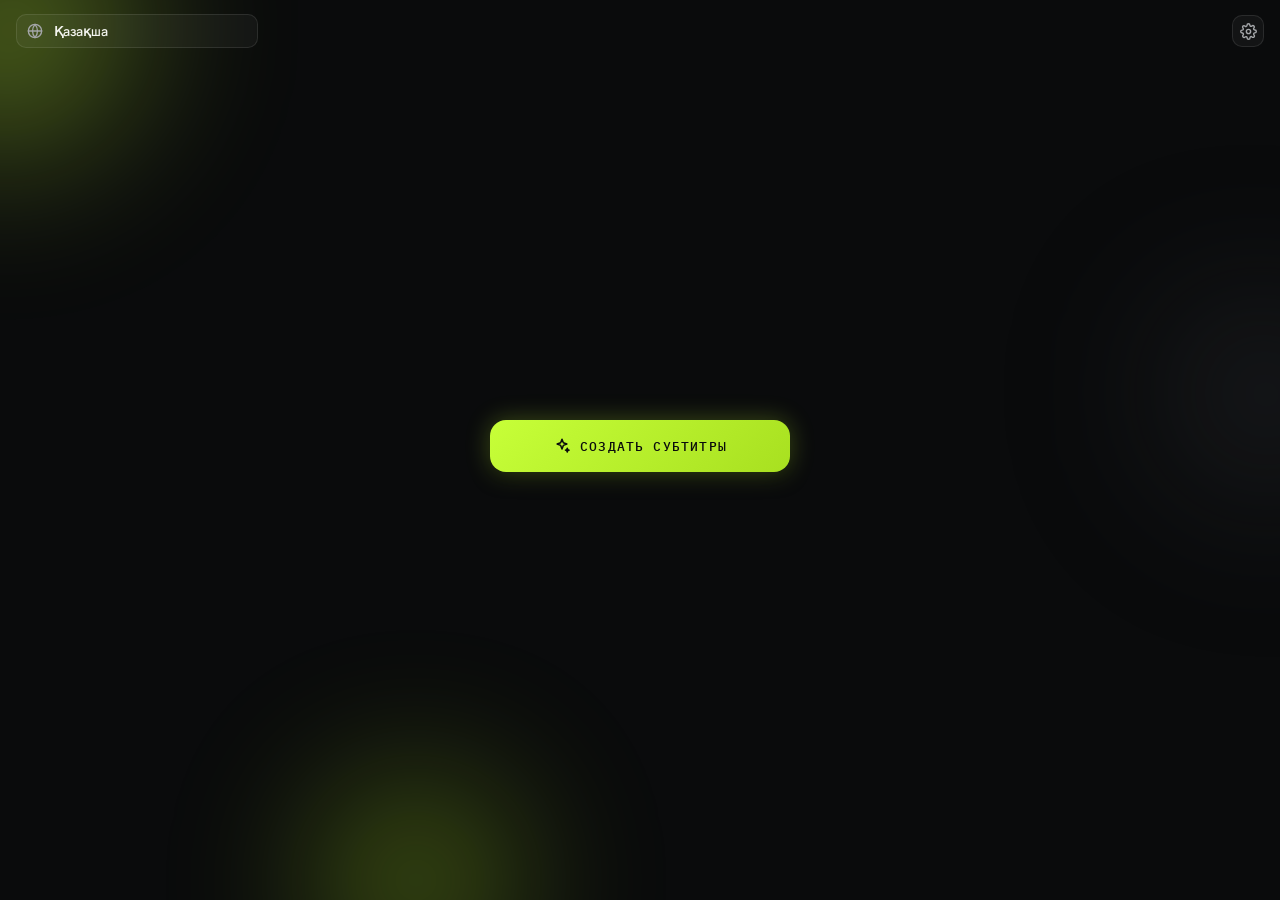
<file: plugin/index.html>
<!DOCTYPE html>
<html lang="ru">
<head>
  <meta charset="utf-8" />
  <meta name="viewport" content="width=device-width, initial-scale=1" />
  <title>NP SUB</title>
  <link rel="stylesheet" href="css/style.css" />
</head>
<body>
  <!-- Неоновые градиент-блобы фона -->
  <div class="aurora" aria-hidden="true">
    <div class="blob blob-1"></div>
    <div class="blob blob-2"></div>
    <div class="blob blob-3"></div>
  </div>

  <div class="app">
    <!-- Шапка: язык субтитров (слева) + настройки (справа) -->
    <header class="topbar">
      <div class="topbar-left">
        <div class="lang-wrap">
          <svg class="lang-icon" viewBox="0 0 24 24" width="16" height="16" fill="none" stroke="currentColor" stroke-width="2" stroke-linecap="round" stroke-linejoin="round" aria-hidden="true">
            <circle cx="12" cy="12" r="10"/>
            <path d="M2 12h20"/>
            <path d="M12 2a15.3 15.3 0 0 1 0 20 15.3 15.3 0 0 1 0-20z"/>
          </svg>
          <select id="langSelect" class="lang-select" data-i18n-title="lang.contentTitle">
            <option value="kk" selected data-i18n="lang.kazakh">Қазақша</option>
            <option value="soon" disabled data-i18n="lang.soon">Скоро · Кыргызский, Узбекский</option>
          </select>
        </div>
        <!-- Остаток минут по ключу: та же «плашка», что и у выбора языка -->
        <div id="quota" class="quota"></div>
      </div>
      <div class="top-actions">
        <button id="settingsToggle" class="icon-btn" title="⚙" aria-label="settings">
          <svg viewBox="0 0 24 24" width="17" height="17" fill="none" stroke="currentColor" stroke-width="2" stroke-linecap="round" stroke-linejoin="round">
            <circle cx="12" cy="12" r="3"/>
            <path d="M19.4 15a1.65 1.65 0 0 0 .33 1.82l.06.06a2 2 0 1 1-2.83 2.83l-.06-.06a1.65 1.65 0 0 0-1.82-.33 1.65 1.65 0 0 0-1 1.51V21a2 2 0 1 1-4 0v-.09a1.65 1.65 0 0 0-1-1.51 1.65 1.65 0 0 0-1.82.33l-.06.06a2 2 0 1 1-2.83-2.83l.06-.06a1.65 1.65 0 0 0 .33-1.82 1.65 1.65 0 0 0-1.51-1H3a2 2 0 1 1 0-4h.09a1.65 1.65 0 0 0 1.51-1 1.65 1.65 0 0 0-.33-1.82l-.06-.06a2 2 0 1 1 2.83-2.83l.06.06a1.65 1.65 0 0 0 1.82.33h.01a1.65 1.65 0 0 0 1-1.51V3a2 2 0 1 1 4 0v.09a1.65 1.65 0 0 0 1 1.51h.01a1.65 1.65 0 0 0 1.82-.33l.06-.06a2 2 0 1 1 2.83 2.83l-.06.06a1.65 1.65 0 0 0-.33 1.82v.01a1.65 1.65 0 0 0 1.51 1H21a2 2 0 1 1 0 4h-.09a1.65 1.65 0 0 0-1.51 1z"/>
          </svg>
        </button>
      </div>
    </header>

    <!-- Настройки (за шестерёнкой): язык интерфейса + ключ активации -->
    <section id="settingsPanel" class="settings hidden">
      <label class="field">
        <span class="field-label" data-i18n="settings.uiLangLabel">Язык интерфейса</span>
        <select id="uiLangSelect">
          <option value="ru">Русский</option>
          <option value="kk">Қазақша</option>
        </select>
      </label>

      <div class="field">
        <span class="field-label" data-i18n="settings.styleLabel">Стиль субтитров</span>
        <div class="seg" role="radiogroup" aria-label="caption style">
          <button type="button" class="seg-btn" data-style="word" role="radio" aria-checked="true">
            <span data-i18n="settings.styleWord">Караоке</span>
          </button>
          <button type="button" class="seg-btn" data-style="phrase" role="radio" aria-checked="false">
            <span data-i18n="settings.stylePhrase">Фразы</span>
          </button>
        </div>
        <span class="field-hint" data-i18n="settings.styleHint">По одному слову или целыми фразами</span>
      </div>

      <label class="field">
        <span class="field-label" data-i18n="settings.keyLabel">Ключ активации</span>
        <div class="row">
          <input id="apiKey" type="password" data-i18n-ph="settings.keyPlaceholder" placeholder="Введите ключ" spellcheck="false" />
          <button id="test" class="btn-ghost" data-i18n="settings.testBtn">Проверить</button>
        </div>
        <span class="field-hint" data-i18n="settings.keyHint">Сменить ключ можно здесь</span>
      </label>

      <!-- Технические параметры скрыты: прод-адрес зашит, пресет — из панели/по умолчанию. -->
      <div class="tech-hidden" hidden>
        <input id="apiUrl" type="text" value="https://kzsub-gateway.fly.dev" />
        <input id="presetPath" type="text" readonly />
        <button id="pickPreset" tabindex="-1"></button>
      </div>
    </section>

    <!-- Центр: кнопка / лоадер + прогресс -->
    <main class="center">
      <div id="loader" class="loader hidden" role="status" aria-label="loading">
        <div class="spinner"></div>
        <div class="spinner-glow" aria-hidden="true"></div>
      </div>

      <!-- Прогресс обработки по этапам (этап + процент + полоса) -->
      <div id="progress" class="progress hidden" role="progressbar" aria-valuemin="0" aria-valuemax="100">
        <div id="progressStage" class="progress-stage"></div>
        <div class="progress-track"><div id="progressFill" class="progress-fill"></div></div>
        <div id="progressPct" class="progress-pct">0%</div>
      </div>

      <button id="run" class="btn-primary">
        <span id="runContent" class="btn-content">
          <svg viewBox="0 0 24 24" width="18" height="18" fill="none" stroke="currentColor" stroke-width="2" stroke-linecap="round" stroke-linejoin="round"><path d="M12 3l1.8 4.6L18.5 9.4l-4.7 1.8L12 16l-1.8-4.8L5.5 9.4l4.7-1.8z"/><path d="M19 15l.7 1.8L21.5 17.5l-1.8.7L19 20l-.7-1.8L16.5 17.5l1.8-.7z"/></svg>
          <span id="runLabel" data-i18n="run.label">СОЗДАТЬ СУБТИТРЫ</span>
        </span>
      </button>

      <div id="status" class="status" aria-live="polite"></div>
    </main>

    <!-- Цитата во время обработки -->
    <div id="quote" class="quote fade-swap hidden" aria-hidden="true"></div>

    <!-- Подпись (видна в режиме настроек) — не переводится -->
    <footer id="poweredBy" class="powered hidden">powered by danik np</footer>
  </div>

  <!-- Гейт активации: первый запуск — ввод ключа поверх всего -->
  <section id="activation" class="activation hidden" aria-label="activation">
    <div class="activation-card">
      <div class="activation-brand">NP&nbsp;SUB</div>
      <div class="activation-title" data-i18n="activation.title">Введите ключ активации</div>
      <div class="activation-sub" data-i18n="activation.sub">Добро пожаловать в NP SUB</div>
      <input id="activationKey" type="password" class="activation-input" data-i18n-ph="activation.placeholder" placeholder="Лицензионный ключ" spellcheck="false" />
      <button id="activationBtn" class="btn-primary activation-btn">
        <span data-i18n="activation.btn">АКТИВИРОВАТЬ</span>
      </button>
      <div id="activationStatus" class="activation-status" aria-live="polite"></div>
      <div class="activation-hint" data-i18n="activation.hint">Нет ключа? Напишите в поддержку</div>
    </div>
  </section>

  <script src="js/CSInterface.js"></script>
  <script src="js/i18n.js"></script>
  <script src="js/main.js"></script>
</body>
</html>
</file>
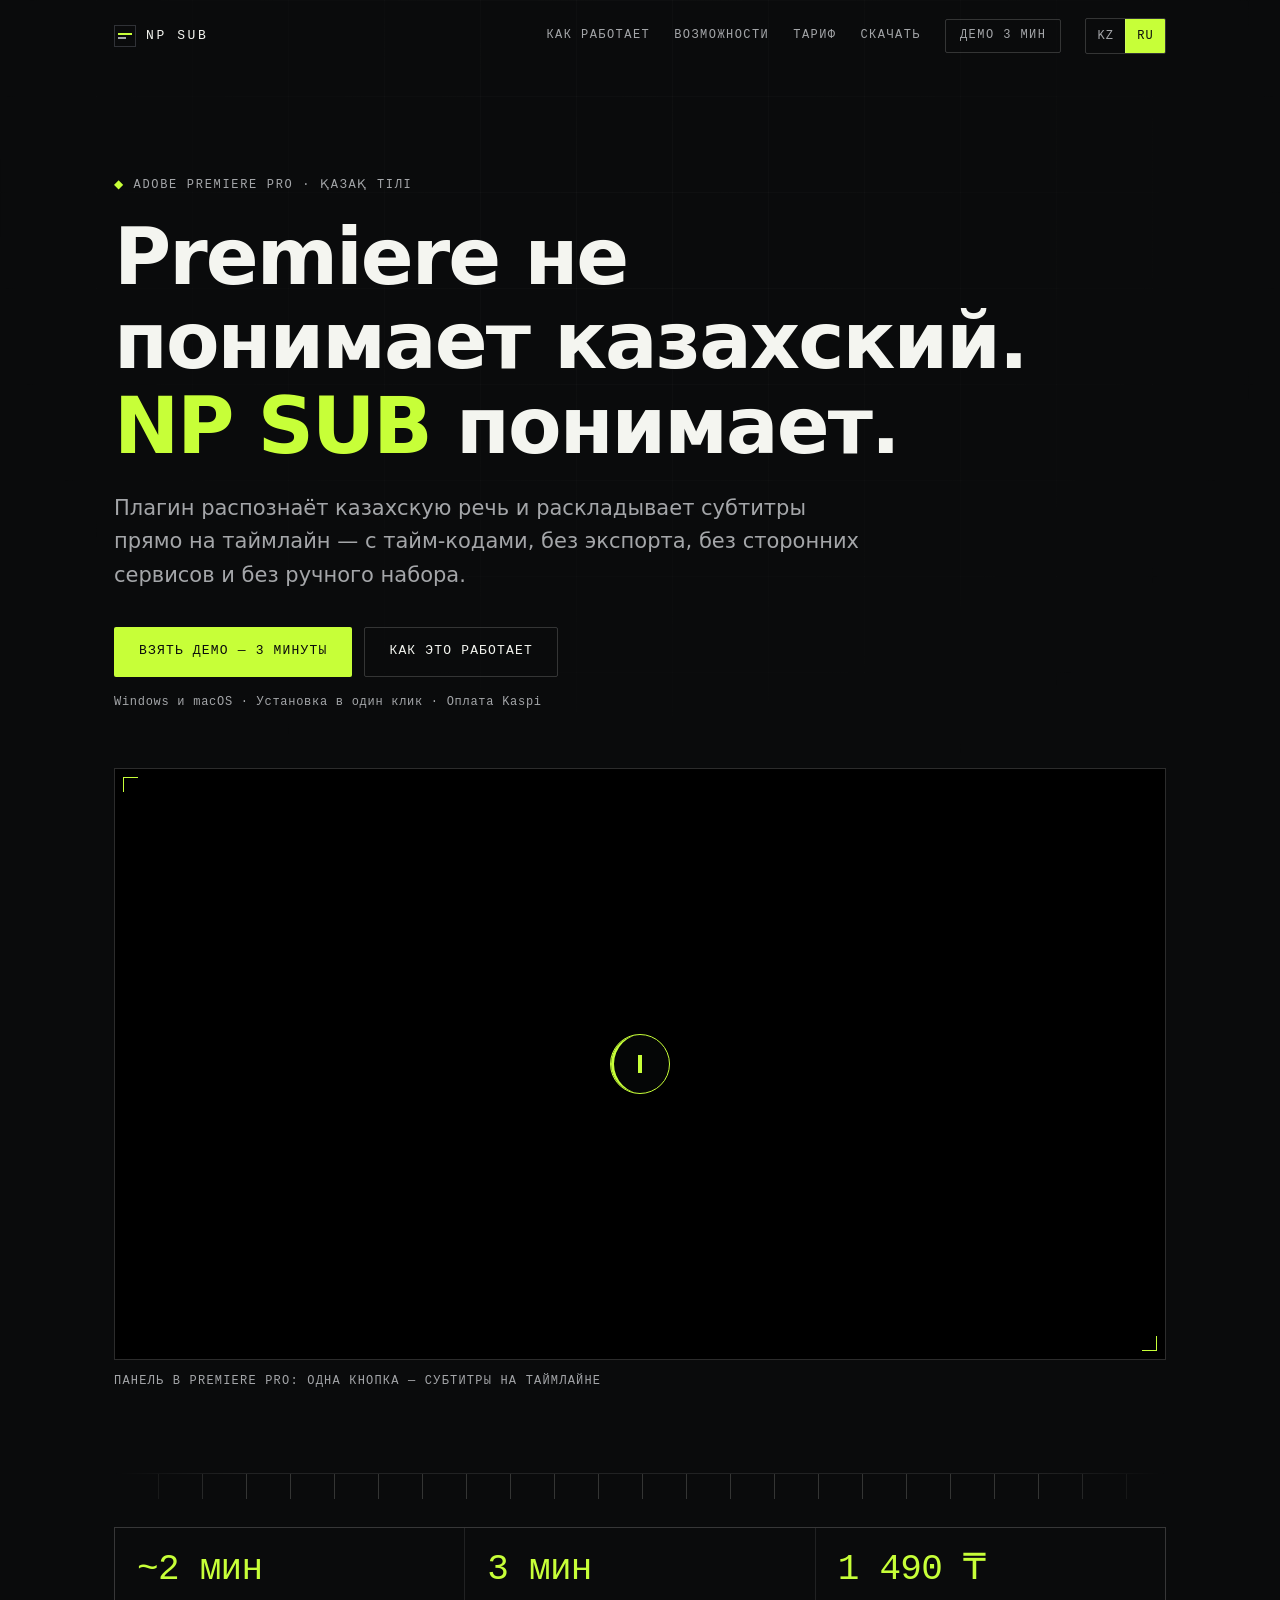
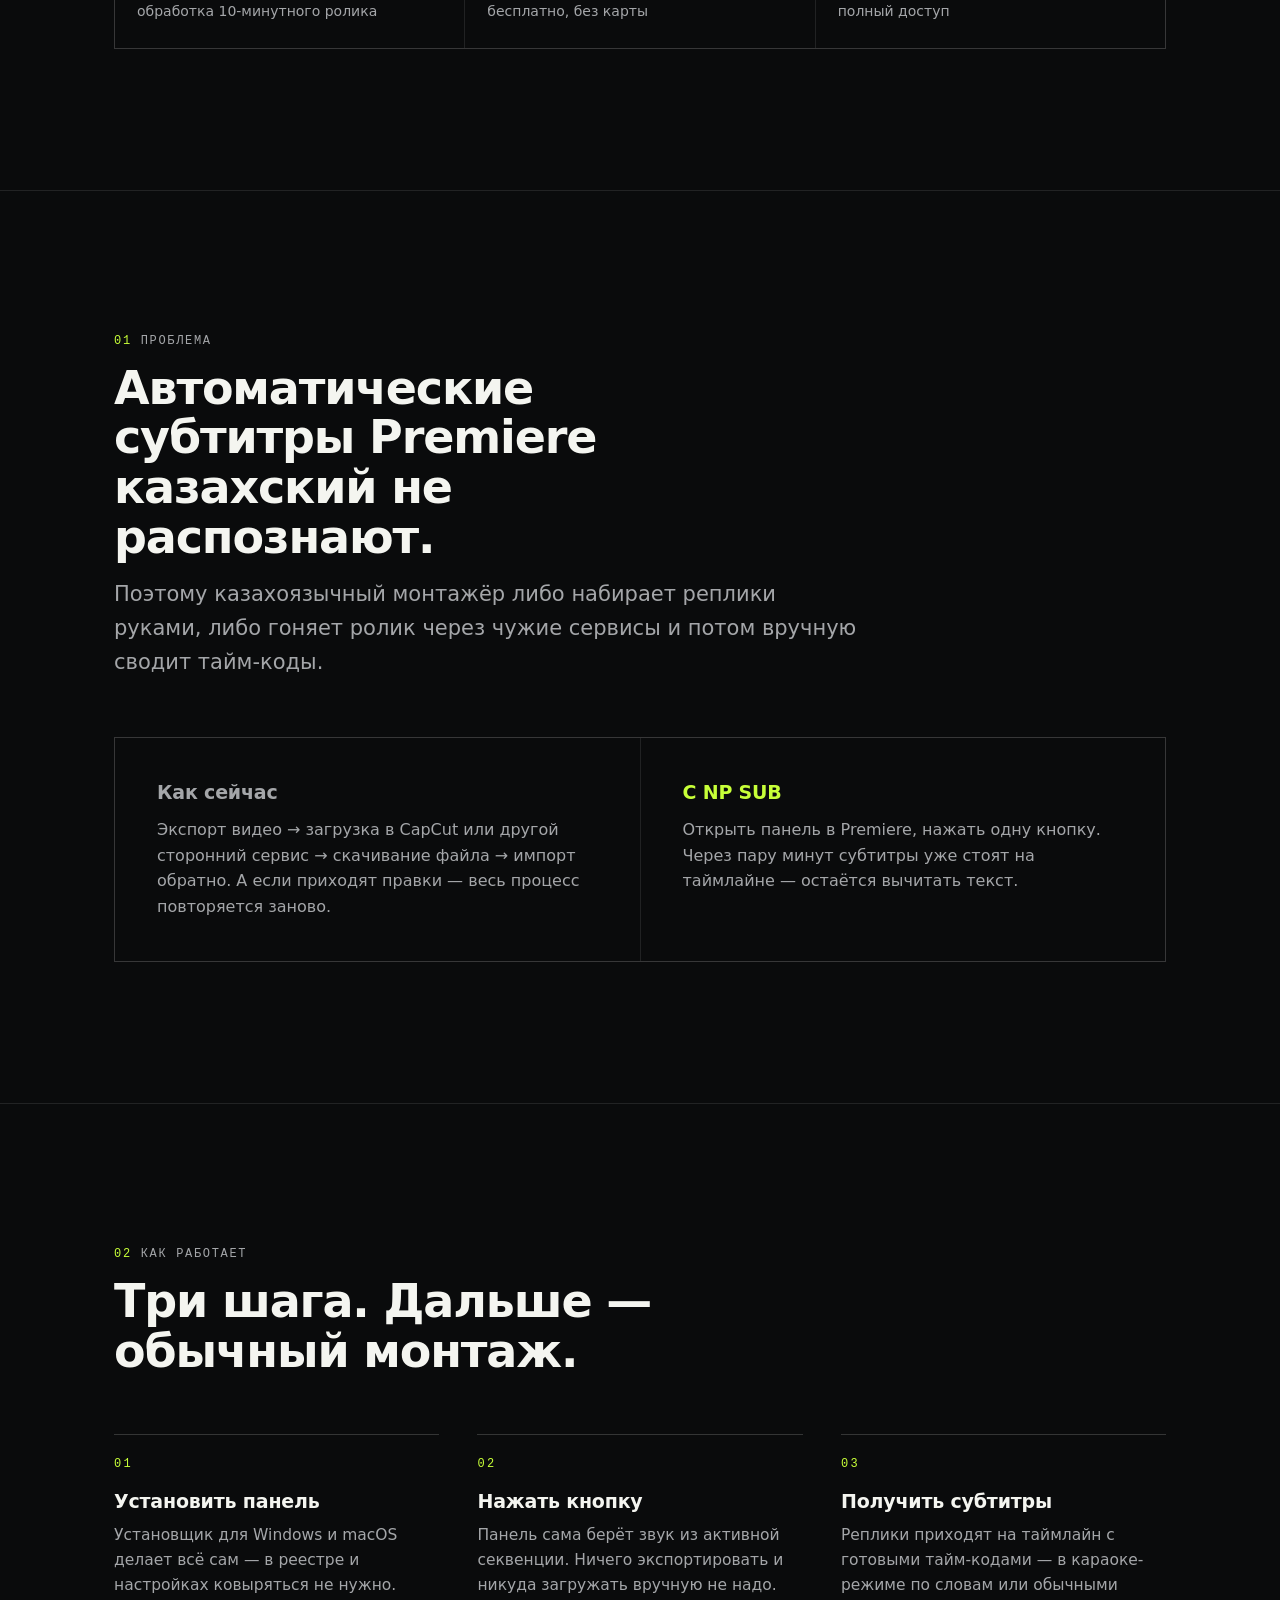
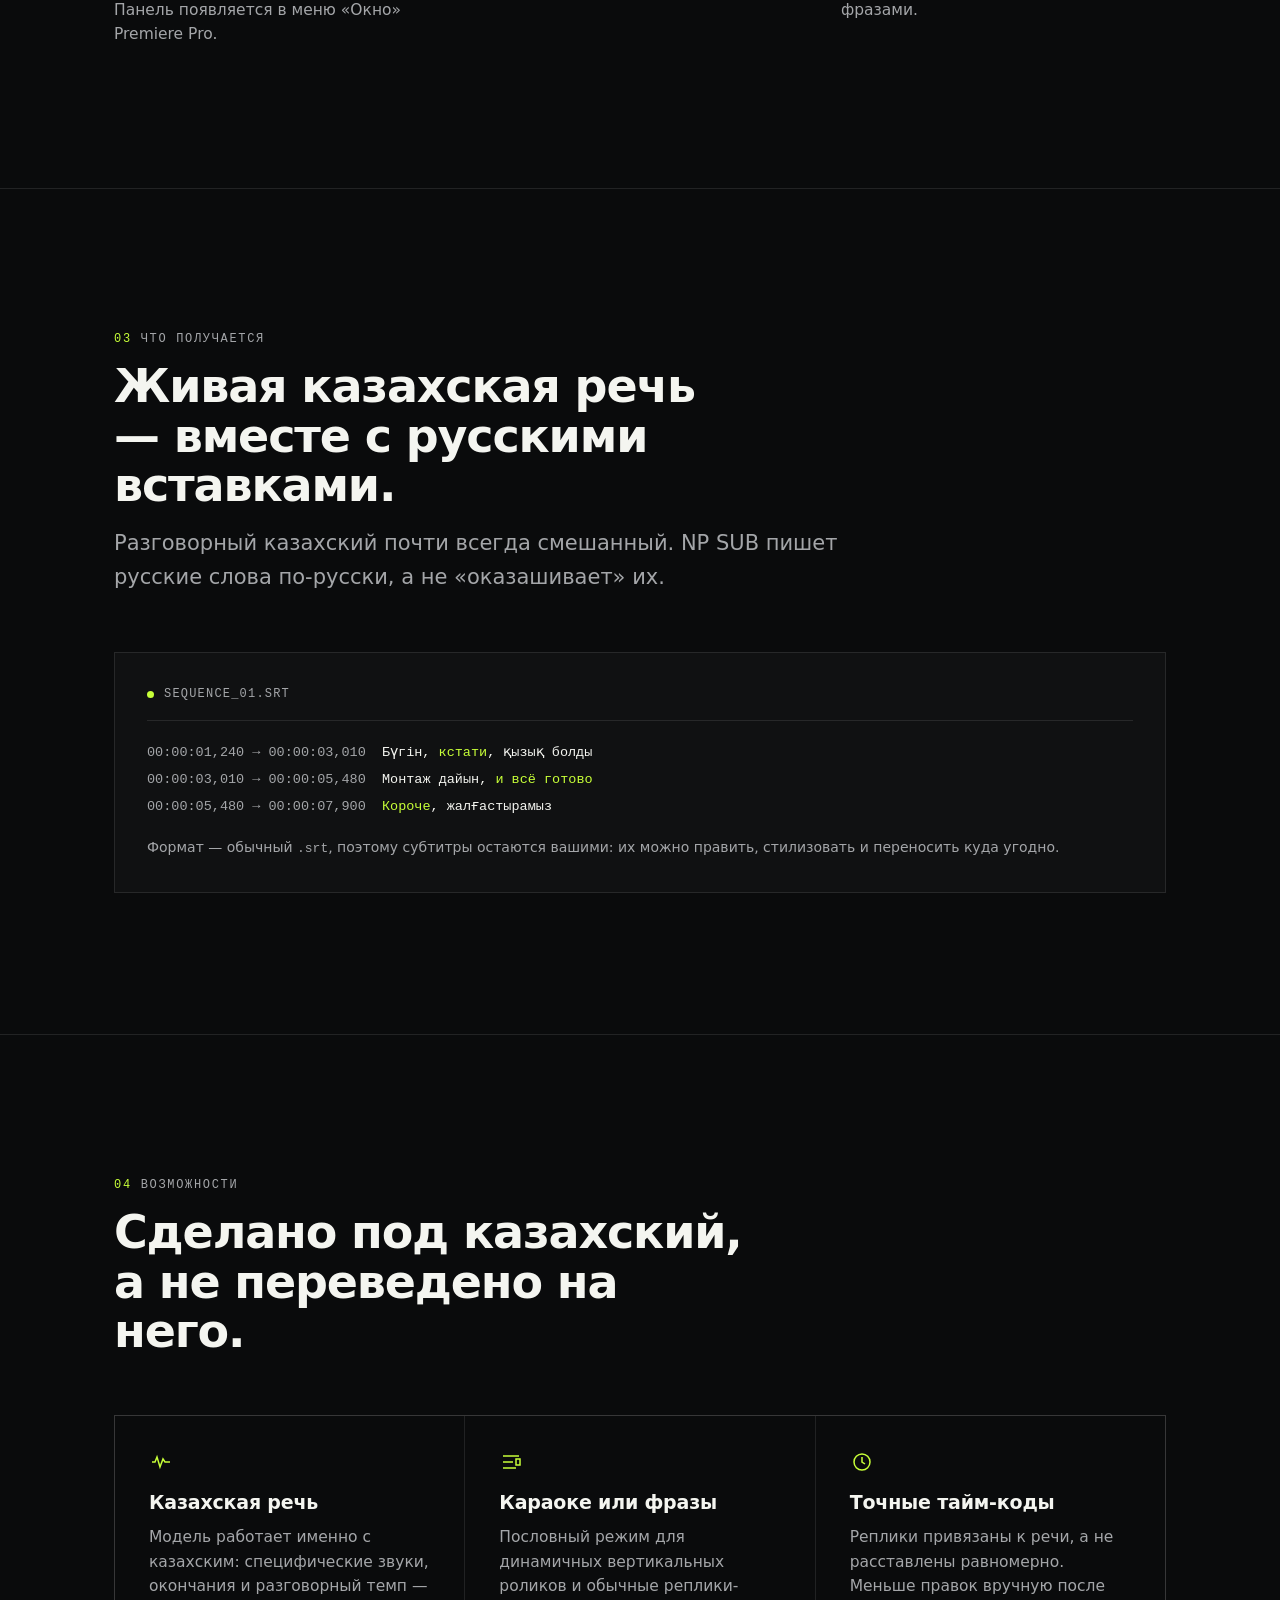
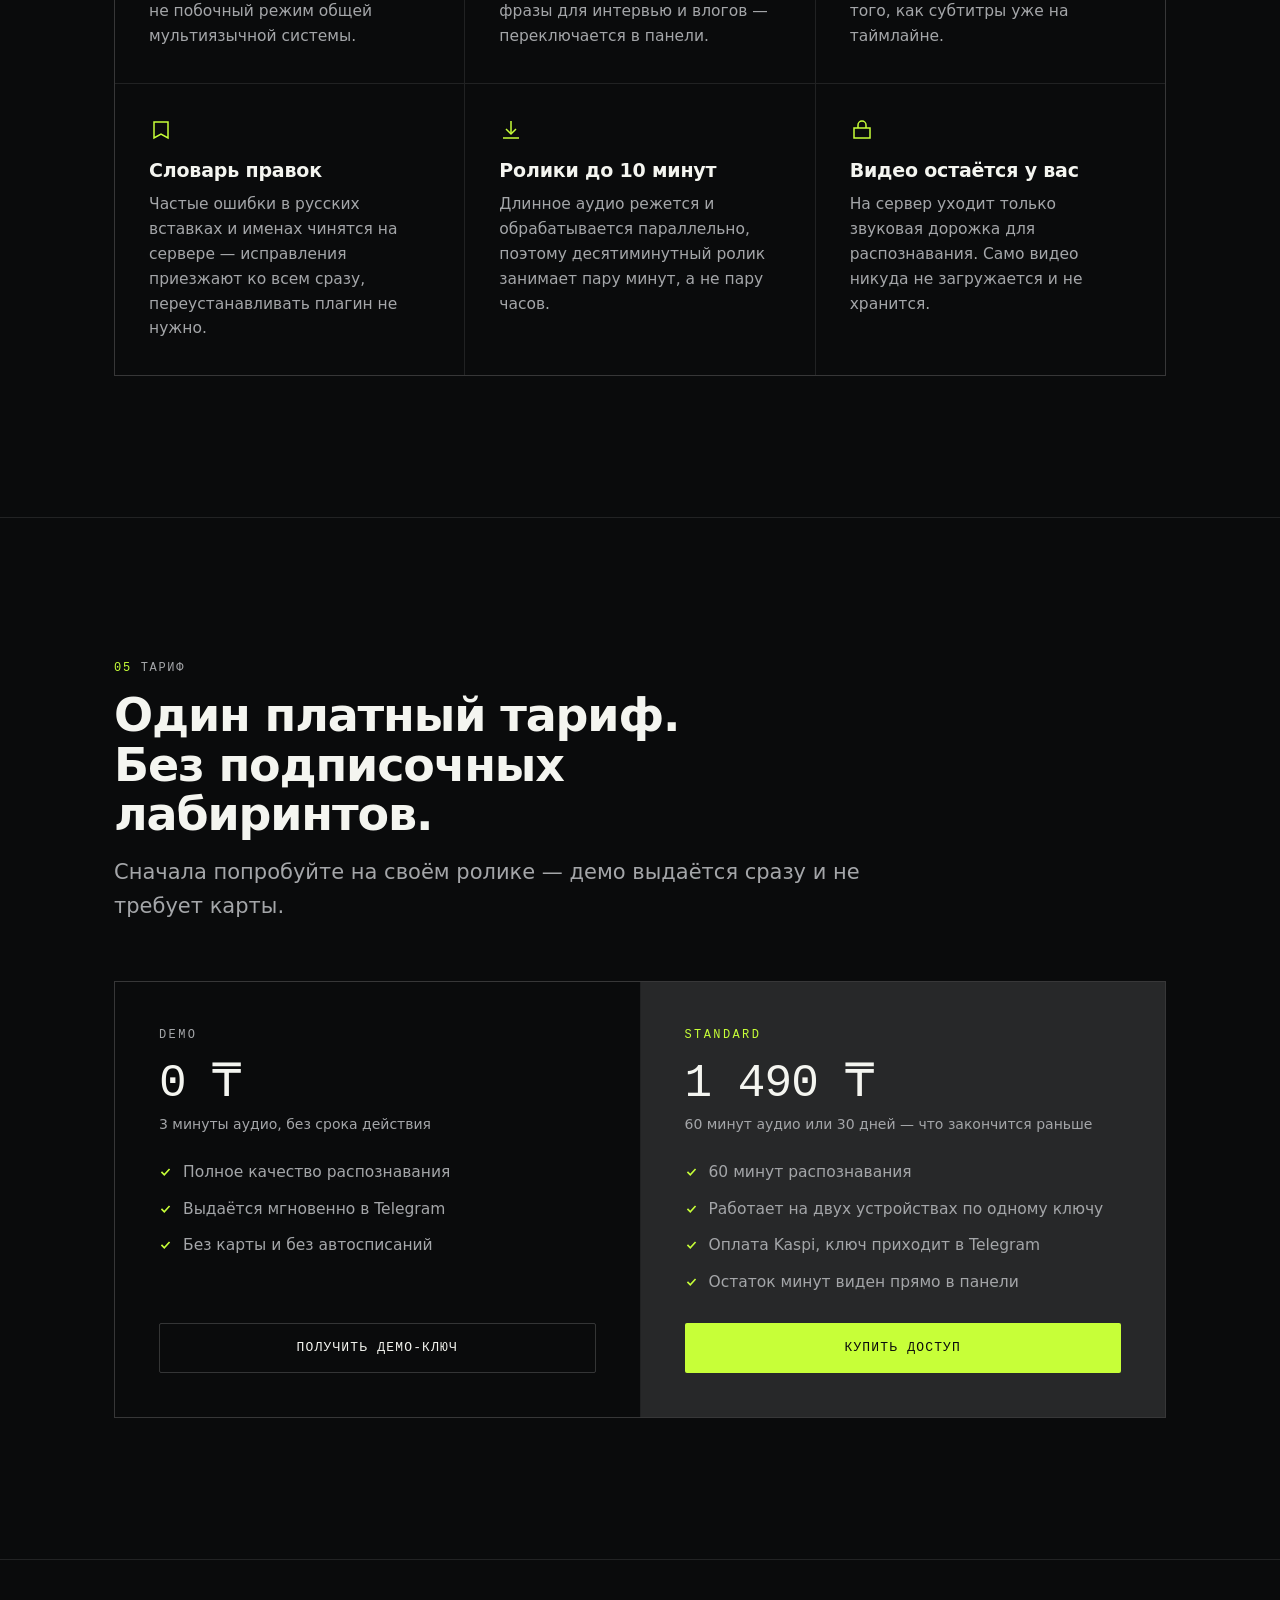
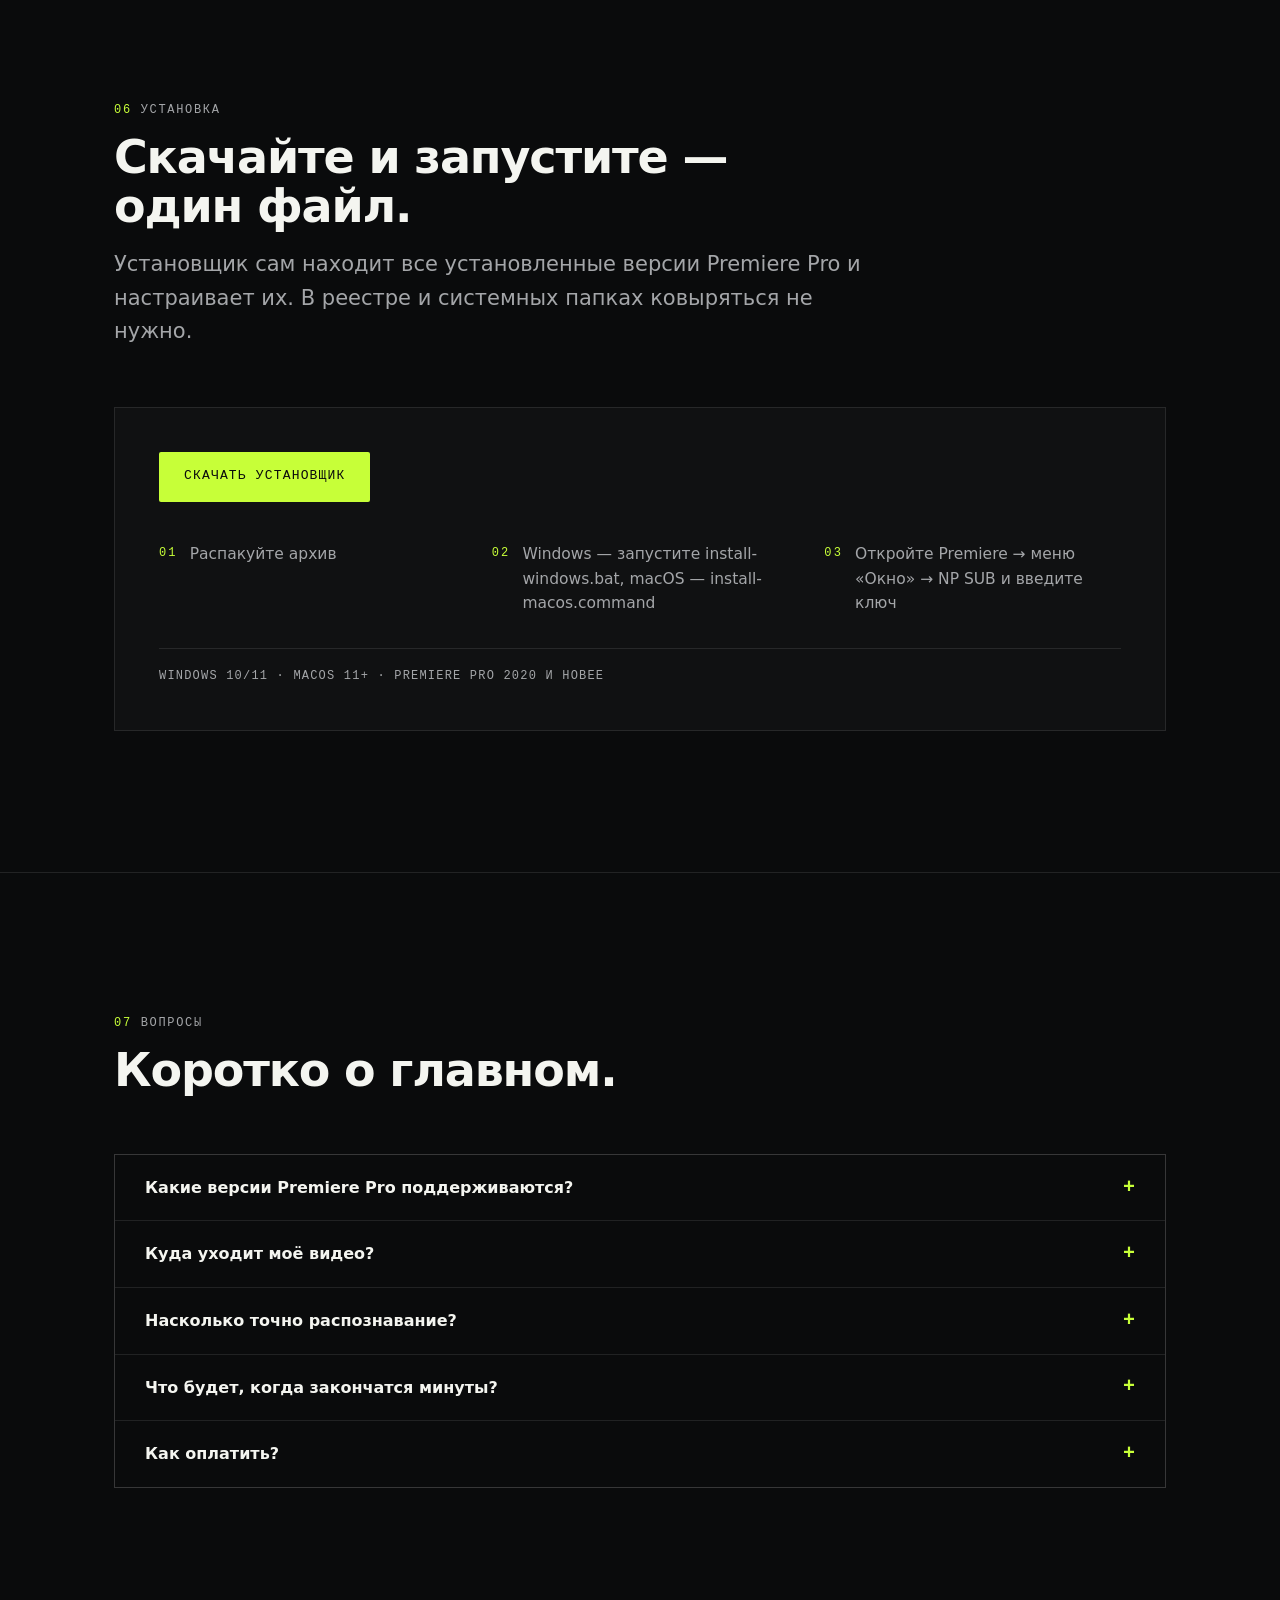
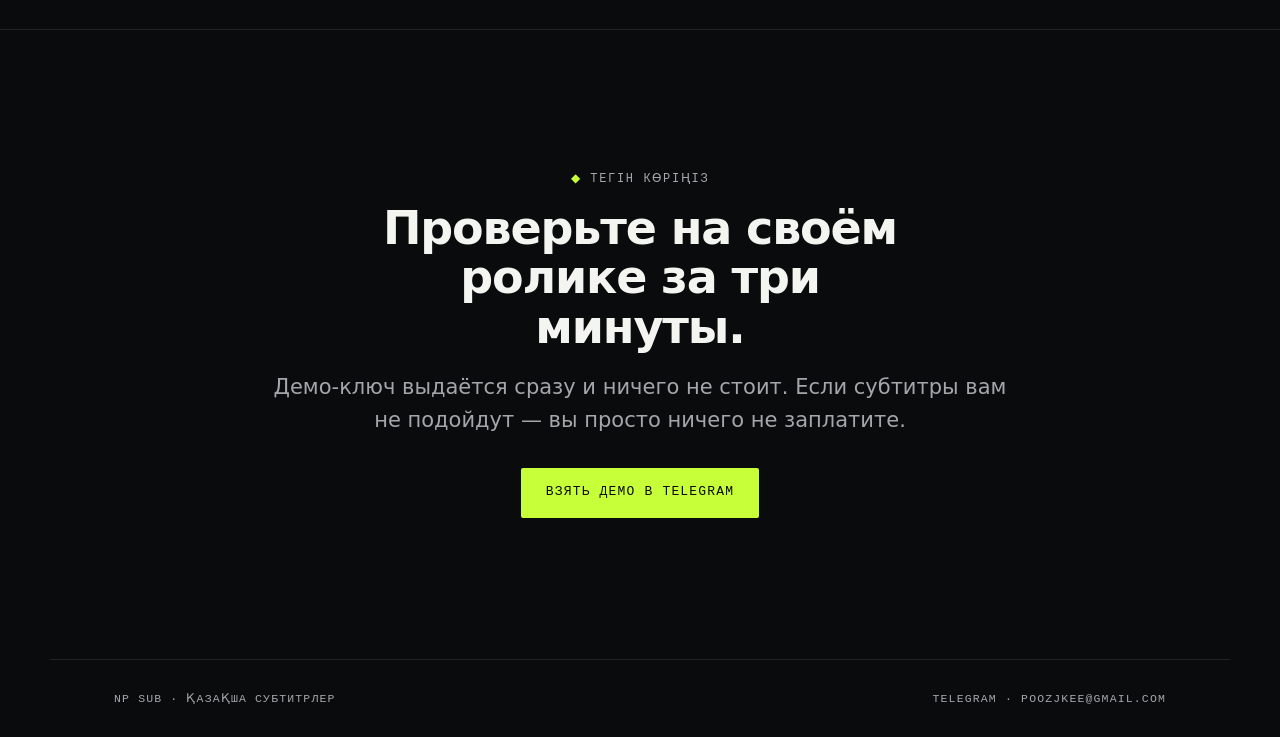
<file: site/index.html>
<!doctype html>
<html lang="ru">
<head>
<meta charset="utf-8">
<meta name="viewport" content="width=device-width, initial-scale=1">
<title>NP SUB — қазақша субтитры прямо в Premiere Pro</title>
<meta name="description" content="Плагин для Adobe Premiere Pro: распознаёт казахскую речь и ставит субтитры на таймлайн. Premiere этого не умеет — NP SUB умеет. Демо 3 минуты бесплатно.">
<meta property="og:title" content="NP SUB — қазақша субтитры прямо в Premiere Pro">
<meta property="og:description" content="Premiere не понимает казахский. NP SUB понимает: одна кнопка — субтитры на таймлайне.">
<meta property="og:type" content="website">
<meta name="theme-color" content="#0A0B0C">
<!--
  Политика безопасности. GitHub Pages не даёт настраивать HTTP-заголовки,
  поэтому политика задаётся тегом — так работает всё, кроме frame-ancestors
  (его через meta браузеры игнорируют).

  default-src 'none' — базово запрещено всё, дальше открываем только нужное.
  'unsafe-inline' для стилей и скриптов приходится оставить: страница намеренно
  одностраничная и самодостаточная, весь CSS и JS лежат внутри файла. Даже с
  этим послаблением политика закрывает главное: сторонние скрипты, кадры,
  плагины и любые исходящие соединения (connect-src 'self' — единственный
  запрос страницы это проверка наличия установщика на своём же хостинге).
-->
<meta http-equiv="Content-Security-Policy" content="
  default-src 'none';
  script-src 'self' 'unsafe-inline';
  style-src 'self' 'unsafe-inline' https://fonts.googleapis.com;
  font-src https://fonts.gstatic.com;
  img-src 'self' data:;
  media-src 'self';
  connect-src 'self';
  form-action 'none';
  base-uri 'none';
  object-src 'none';
  frame-src 'none'">
<meta name="referrer" content="strict-origin-when-cross-origin">
<link rel="icon" href="data:image/svg+xml,%3Csvg xmlns='http://www.w3.org/2000/svg' viewBox='0 0 22 22'%3E%3Crect width='22' height='22' fill='%230A0B0C'/%3E%3Crect x='4' y='8' width='14' height='2' fill='%23C7FF38'/%3E%3Crect x='4' y='12' width='8' height='2' fill='%23A4A6A9'/%3E%3C/svg%3E">
<link rel="preconnect" href="https://fonts.googleapis.com">
<link rel="preconnect" href="https://fonts.gstatic.com" crossorigin>
<link href="https://fonts.googleapis.com/css2?family=Manrope:wght@400;600;800&family=IBM+Plex+Mono:wght@400;500&display=swap" rel="stylesheet">
<style>
/*
 * NP SUB — лендинг. Тёмная энергия, контролируемое движение, техничность.
 * Палитра и типографика заданы владельцем продукта; всё остальное подчинено
 * одной задаче — довести посетителя до кнопки «Взять демо» в Telegram.
 *
 * Один файл без сборки и без внешних скриптов: страницу можно положить куда
 * угодно (GitHub Pages, Netlify, любой хостинг) простым копированием.
 * Тексты обоих языков лежат в словаре I18N внизу файла — правятся там же.
 */
:root {
  --night: #0A0B0C;
  --white: #F4F5F0;
  --lime: #C7FF38;
  --graphite: #303237;
  --gray: #A4A6A9;

  --line: rgba(244, 245, 240, 0.10);
  --line-strong: rgba(244, 245, 240, 0.18);
  --panel: rgba(244, 245, 240, 0.026);

  --sans: 'Manrope', system-ui, -apple-system, 'Segoe UI', Roboto, Arial, sans-serif;
  --mono: 'IBM Plex Mono', ui-monospace, SFMono-Regular, Menlo, Consolas, monospace;

  --gap: clamp(64px, 11vw, 148px);
  --pad: clamp(18px, 5vw, 64px);
}

* { box-sizing: border-box; }
html { scroll-behavior: smooth; -webkit-text-size-adjust: 100%; }
body {
  margin: 0;
  background: var(--night);
  color: var(--white);
  font-family: var(--sans);
  font-size: 17px;
  line-height: 1.6;
  -webkit-font-smoothing: antialiased;
  overflow-x: hidden;
}
img, svg { max-width: 100%; }
a { color: inherit; }

/* Тонкая техническая сетка на фоне: даёт «приборную» плоскость,
   но держится ниже порога заметности, чтобы не спорить с текстом. */
body::before {
  content: "";
  position: fixed;
  inset: 0;
  pointer-events: none;
  background:
    linear-gradient(var(--line) 1px, transparent 1px) 0 0 / 100% 96px,
    linear-gradient(90deg, var(--line) 1px, transparent 1px) 0 0 / 96px 100%;
  opacity: 0.28;
  mask-image: radial-gradient(circle at 50% 22%, #000 0%, transparent 78%);
  -webkit-mask-image: radial-gradient(circle at 50% 22%, #000 0%, transparent 78%);
  z-index: 0;
}

.wrap {
  position: relative;
  z-index: 1;
  max-width: 1180px;
  margin: 0 auto;
  padding: 0 var(--pad);
}

/* --- Служебная типографика: моно для всего, что «показания прибора» --- */
.mono {
  font-family: var(--mono);
  font-size: 12px;
  letter-spacing: 0.14em;
  text-transform: uppercase;
  color: var(--gray);
}
.mono .tick { color: var(--lime); }

h1, h2, h3 { font-weight: 800; letter-spacing: -0.025em; line-height: 1.08; margin: 0; }
h1 { font-size: clamp(31px, 7vw, 78px); }
h2 { font-size: clamp(25px, 4.4vw, 46px); }
h3 { font-size: 19px; letter-spacing: -0.01em; line-height: 1.3; }
p { margin: 0; }
.lead { font-size: clamp(16px, 2vw, 21px); color: var(--gray); max-width: 56ch; }
.lime { color: var(--lime); }

/* --- Шапка --- */
header {
  position: relative;
  z-index: 3;
  display: flex;
  align-items: center;
  justify-content: space-between;
  gap: 12px;
  padding: 18px var(--pad);
  max-width: 1180px;
  margin: 0 auto;
}
.brand { display: flex; align-items: center; gap: 10px; text-decoration: none; flex: none; }
.brand-name { font-family: var(--mono); font-size: 13px; letter-spacing: 0.2em; color: var(--white); }
.brand svg { display: block; }
.nav { display: flex; align-items: center; gap: 24px; }
.nav > a {
  font-family: var(--mono);
  font-size: 12px;
  letter-spacing: 0.12em;
  text-transform: uppercase;
  color: var(--gray);
  text-decoration: none;
  transition: color 180ms ease;
}
.nav > a:hover { color: var(--white); }

/* Переключатель языка: две короткие метки, активная — лаймом. */
.lang {
  display: flex;
  align-items: center;
  border: 1px solid var(--line-strong);
  border-radius: 2px;
  overflow: hidden;
  flex: none;
}
.lang button {
  appearance: none;
  background: none;
  border: 0;
  color: var(--gray);
  font-family: var(--mono);
  font-size: 12px;
  letter-spacing: 0.1em;
  padding: 0 11px;
  min-height: 34px;
  cursor: pointer;
  transition: color 160ms ease, background-color 160ms ease;
}
.lang button + button { border-left: 1px solid var(--line-strong); }
.lang button:hover { color: var(--white); }
.lang button[aria-pressed="true"] { background: var(--lime); color: var(--night); font-weight: 500; }
.lang button:focus-visible { outline: 2px solid var(--lime); outline-offset: -2px; }

@media (max-width: 860px) {
  .nav > a:not(.nav-cta) { display: none; }
}
@media (max-width: 460px) {
  /* На узком экране кнопка в шапке уступает место нижней панели действий. */
  .nav-cta { display: none; }
  .brand-name { font-size: 12px; letter-spacing: 0.16em; }
}

/* --- Кнопки --- */
.btn {
  display: inline-flex;
  align-items: center;
  justify-content: center;
  gap: 10px;
  min-height: 50px;
  padding: 0 24px;
  border-radius: 2px;
  border: 1px solid transparent;
  font-family: var(--mono);
  font-size: 13px;
  letter-spacing: 0.09em;
  text-transform: uppercase;
  text-align: center;
  text-decoration: none;
  cursor: pointer;
  transition: transform 180ms cubic-bezier(0.16, 1, 0.3, 1),
              background-color 180ms ease, color 180ms ease, border-color 180ms ease;
}
.btn-primary { background: var(--lime); color: var(--night); font-weight: 500; }
.btn-primary:hover { transform: translateY(-2px); background: #D5FF63; }
.btn-ghost { border-color: var(--line-strong); color: var(--white); }
.btn-ghost:hover { border-color: var(--lime); color: var(--lime); }
.btn:focus-visible, a:focus-visible, summary:focus-visible {
  outline: 2px solid var(--lime);
  outline-offset: 3px;
}
.nav-cta {
  border: 1px solid var(--line-strong);
  border-radius: 2px;
  display: inline-flex;
  align-items: center;
  min-height: 34px;
  padding: 0 14px;
}
.nav-cta:hover { border-color: var(--lime); color: var(--lime) !important; }
@media (max-width: 560px) {
  .btn { width: 100%; }         /* полноширинные цели пальцем не промахнёшься */
}

/* --- Герой --- */
.hero { padding: clamp(36px, 9vw, 104px) 0 var(--gap); }
.hero h1 { margin: 20px 0 24px; max-width: 17ch; }
.hero .lead { margin-bottom: 34px; }
.hero-actions { display: flex; flex-wrap: wrap; gap: 12px; align-items: center; }
.hero-note { font-family: var(--mono); font-size: 12px; color: var(--gray); letter-spacing: 0.06em; }

/* Линейка-шкала под геройским блоком — «прибор», а не украшение:
   она отбивает верх страницы от показателей. */
.ruler {
  margin-top: clamp(40px, 7vw, 82px);
  height: 26px;
  border-top: 1px solid var(--line);
  background-image: linear-gradient(90deg, var(--line-strong) 1px, transparent 1px);
  background-size: 44px 100%;
  background-repeat: repeat-x;
  mask-image: linear-gradient(90deg, transparent, #000 12%, #000 88%, transparent);
  -webkit-mask-image: linear-gradient(90deg, transparent, #000 12%, #000 88%, transparent);
}

/* --- Демонстрация в геройском блоке --- */
.demo-video { margin: clamp(32px, 5vw, 56px) 0 0; padding: 0; }
.frame {
  position: relative;
  /* Фикс. соотношение сторон — рамка не должна схлопываться до появления
     метаданных видео: на iOS с мобильным интернетом preload часто
     игнорируется, и без явной высоты блок был бы нулевой до самого play(). */
  aspect-ratio: 16 / 9;
  border: 1px solid var(--line-strong);
  background: #000;
  overflow: hidden;
}
/* Угловые засечки: рамка читается как «экран прибора», а не как картинка. */
.frame::before, .frame::after {
  content: "";
  position: absolute;
  width: 14px; height: 14px;
  border: 1px solid var(--lime);
  pointer-events: none;
  z-index: 2;
}
.frame::before { left: 8px; top: 8px; border-right: 0; border-bottom: 0; }
.frame::after { right: 8px; bottom: 8px; border-left: 0; border-top: 0; }
.demo-video video {
  position: absolute;
  inset: 0;
  width: 100%;
  height: 100%;
  object-fit: contain;   /* реальные пропорции экрана могут не совпасть с 16:9 */
}
.video-toggle {
  position: absolute;
  inset: 0;
  width: 100%;
  border: 0;
  background: transparent;
  cursor: pointer;
}
/* Пауза — показываем, что это управляемое видео, а не гифка. */
.video-toggle::after {
  content: "";
  position: absolute;
  left: 50%; top: 50%;
  width: 58px; height: 58px;
  transform: translate(-50%, -50%);
  border: 1px solid var(--lime);
  border-radius: 50%;
  background:
    linear-gradient(var(--lime), var(--lime)) center / 4px 18px no-repeat,
    rgba(10, 11, 12, 0.55);
  box-shadow: 4px 0 0 -1px var(--lime) inset;
  opacity: 0;
  transition: opacity 200ms ease;
}
.frame.paused .video-toggle::after { opacity: 1; }
.video-toggle:focus-visible { outline: 2px solid var(--lime); outline-offset: 3px; }
.demo-video figcaption { margin-top: 12px; letter-spacing: 0.1em; }

/* --- Показатели --- */
.stats {
  display: grid;
  grid-template-columns: repeat(auto-fit, minmax(200px, 1fr));
  gap: 1px;
  background: var(--line);
  border: 1px solid var(--line);
  margin-top: 28px;
}
.stat { background: var(--night); padding: 24px 22px; }
.stat b {
  display: block;
  font-family: var(--mono);
  font-size: clamp(24px, 3.6vw, 36px);
  font-weight: 500;
  color: var(--lime);
  letter-spacing: -0.02em;
  line-height: 1;
  margin-bottom: 9px;
}
.stat span { font-size: 14px; color: var(--gray); }

/* --- Секции --- */
section { padding: var(--gap) 0; border-top: 1px solid var(--line); }
.sec-head { margin-bottom: clamp(30px, 5vw, 58px); }
.sec-head h2 { margin: 13px 0 16px; max-width: 20ch; }

/* --- Проблема / решение --- */
.split { display: grid; grid-template-columns: 1fr 1fr; gap: 1px; background: var(--line); border: 1px solid var(--line); }
@media (max-width: 820px) { .split { grid-template-columns: 1fr; } }
.split > div { background: var(--night); padding: clamp(22px, 4vw, 42px); }
.split h3 { margin-bottom: 12px; }
.split p { color: var(--gray); font-size: 16px; }
.split .bad h3 { color: var(--gray); }
.split .good h3 { color: var(--lime); }

/* --- Шаги --- */
.steps { display: grid; grid-template-columns: repeat(3, 1fr); gap: clamp(22px, 3vw, 44px); }
@media (max-width: 820px) { .steps { grid-template-columns: 1fr; } }
.step { border-top: 1px solid var(--line-strong); padding-top: 20px; }
.step-n { font-family: var(--mono); font-size: 12px; letter-spacing: 0.2em; color: var(--lime); display: block; margin-bottom: 14px; }
.step h3 { margin-bottom: 10px; }
.step p { color: var(--gray); font-size: 15.5px; }

/* --- Демо-вывод (реальный формат .srt) --- */
.demo { border: 1px solid var(--line); background: var(--panel); padding: clamp(18px, 3vw, 32px); }
.demo-bar {
  display: flex;
  align-items: center;
  gap: 10px;
  padding-bottom: 16px;
  margin-bottom: 18px;
  border-bottom: 1px solid var(--line);
}
.dot { width: 7px; height: 7px; background: var(--lime); border-radius: 50%; flex: none; }
.demo-scroll { overflow-x: auto; -webkit-overflow-scrolling: touch; }
.demo pre {
  margin: 0;
  font-family: var(--mono);
  font-size: 13.5px;
  line-height: 2;
  color: var(--white);
  white-space: pre;
}
.demo .tc { color: var(--gray); }
.demo .ru { color: var(--lime); }
.demo-note { margin-top: 16px; font-size: 14px; color: var(--gray); }
@media (max-width: 560px) {
  /* На телефоне тайм-код и реплика не помещаются в строку — разносим по строкам,
     чтобы читать без горизонтальной прокрутки. */
  .demo pre { font-size: 12.5px; line-height: 1.75; white-space: pre-wrap; }
  .demo .tc { display: block; }
}

/* --- Возможности --- */
.grid {
  display: grid;
  grid-template-columns: repeat(auto-fit, minmax(268px, 1fr));
  gap: 1px;
  background: var(--line);
  border: 1px solid var(--line);
}
.card { background: var(--night); padding: clamp(22px, 3vw, 34px); }
.card svg { color: var(--lime); margin-bottom: 16px; display: block; }
.card h3 { margin-bottom: 10px; }
.card p { color: var(--gray); font-size: 15.5px; }

/* --- Тарифы --- */
.plans { display: grid; grid-template-columns: 1fr 1fr; gap: 1px; background: var(--line); border: 1px solid var(--line); }
@media (max-width: 820px) { .plans { grid-template-columns: 1fr; } }
.plan { background: var(--night); padding: clamp(24px, 4vw, 44px); display: flex; flex-direction: column; }
.plan.featured { background: var(--panel); }
.plan-name { font-family: var(--mono); font-size: 12px; letter-spacing: 0.2em; text-transform: uppercase; color: var(--gray); }
.plan.featured .plan-name { color: var(--lime); }
.price { font-family: var(--mono); font-size: clamp(32px, 5vw, 46px); font-weight: 500; letter-spacing: -0.02em; margin: 16px 0 6px; line-height: 1; }
.price-note { font-size: 14px; color: var(--gray); margin-bottom: 24px; }
.plan ul { list-style: none; margin: 0 0 28px; padding: 0; display: grid; gap: 12px; }
.plan li { display: flex; gap: 11px; align-items: flex-start; font-size: 15.5px; color: var(--gray); }
.plan li svg { flex: none; margin-top: 5px; color: var(--lime); }
.plan .btn { margin-top: auto; }

/* --- Скачивание --- */
.dl { border: 1px solid var(--line); background: var(--panel); padding: clamp(24px, 4vw, 44px); }
.dl .btn { margin-bottom: clamp(28px, 4vw, 40px); }
.dl-steps { display: grid; grid-template-columns: repeat(3, 1fr); gap: clamp(20px, 3vw, 36px); }
@media (max-width: 820px) { .dl-steps { grid-template-columns: 1fr; gap: 18px; } }
.dl-step { display: flex; gap: 12px; align-items: flex-start; }
.dl-n { font-family: var(--mono); font-size: 12px; letter-spacing: 0.18em; color: var(--lime); flex: none; padding-top: 2px; }
.dl-step p { font-size: 15.5px; color: var(--gray); }
.dl-note { margin-top: clamp(24px, 3vw, 32px); padding-top: 18px; border-top: 1px solid var(--line); letter-spacing: 0.1em; }

/* --- FAQ --- */
.faq { display: grid; gap: 1px; background: var(--line); border: 1px solid var(--line); }
details { background: var(--night); }
summary {
  padding: 20px clamp(18px, 3vw, 30px);
  min-height: 56px;
  cursor: pointer;
  font-weight: 600;
  font-size: 16px;
  list-style: none;
  display: flex;
  justify-content: space-between;
  gap: 16px;
  align-items: center;
  transition: color 180ms ease;
}
summary:hover { color: var(--lime); }
summary::-webkit-details-marker { display: none; }
summary::after { content: "+"; font-family: var(--mono); color: var(--lime); font-size: 20px; line-height: 1; flex: none; }
details[open] summary::after { content: "−"; }
details p { padding: 0 clamp(18px, 3vw, 30px) 22px; color: var(--gray); font-size: 15.5px; max-width: 74ch; }

/* --- Финальный призыв --- */
.final { text-align: center; padding: var(--gap) 0; border-top: 1px solid var(--line); }
.final h2 { margin: 14px auto 18px; max-width: 18ch; }
.final .lead { margin: 0 auto 30px; text-align: center; }

/* --- Подвал --- */
footer {
  border-top: 1px solid var(--line);
  padding: 30px var(--pad) calc(30px + var(--safe-bottom, 0px));
  max-width: 1180px;
  margin: 0 auto;
  display: flex;
  flex-wrap: wrap;
  gap: 14px;
  justify-content: space-between;
  align-items: center;
  font-family: var(--mono);
  font-size: 11.5px;
  letter-spacing: 0.1em;
  color: var(--gray);
  text-transform: uppercase;
}
footer a { text-decoration: none; }
footer a:hover { color: var(--lime); }

/* --- Мобильная панель действия ---
   На телефоне кнопка из шапки уезжает вверх и теряется, а решение о демо
   человек принимает где-то в середине страницы. Панель держит действие
   под большим пальцем, но появляется только после первого экрана. */
.dock {
  position: fixed;
  left: 0; right: 0; bottom: 0;
  z-index: 5;
  display: none;
  padding: 10px var(--pad) calc(10px + env(safe-area-inset-bottom));
  background: rgba(10, 11, 12, 0.92);
  backdrop-filter: blur(10px);
  -webkit-backdrop-filter: blur(10px);
  border-top: 1px solid var(--line-strong);
  transform: translateY(110%);
  transition: transform 260ms cubic-bezier(0.16, 1, 0.3, 1);
}
.dock.show { transform: none; }
@media (max-width: 560px) {
  .dock { display: block; }
  footer { padding-bottom: 104px; }   /* панель не должна накрывать подвал */
}

/* --- Пальцем, а не мышью ---
   На сенсорном экране в цель ниже ~44 px попадают мимо. Правило вешаем на
   pointer: coarse, а не на ширину: планшет бывает шире телефона, но палец у
   него тот же. На десктопе компактные 34 px остаются — там курсор точный. */
@media (pointer: coarse) {
  .brand { min-height: 44px; }
  .lang button { min-height: 44px; padding: 0 14px; }
  .nav-cta { min-height: 44px; }
  footer a { display: inline-flex; align-items: center; min-height: 44px; }
}
/* Ссылки навигации подрастают только там, где они вообще видны: на узком
   экране они скрыты, и `display` в правиле для пальца их бы вернул —
   навигация переставала влезать и появлялась горизонтальная прокрутка. */
@media (pointer: coarse) and (min-width: 861px) {
  .nav > a:not(.nav-cta) { min-height: 44px; display: inline-flex; align-items: center; }
}

/* --- Появление при скролле: движение подчёркивает порядок чтения --- */
.js .rise { opacity: 0; transform: translateY(18px); transition: opacity 520ms ease, transform 520ms cubic-bezier(0.16, 1, 0.3, 1); }
.js .rise.in { opacity: 1; transform: none; }
@media (prefers-reduced-motion: reduce) {
  html { scroll-behavior: auto; }
  .js .rise { opacity: 1; transform: none; transition: none; }
  .btn:hover { transform: none; }
  .dock { transition: none; }
}
</style>
</head>
<body>

<script>
  /* Появление блоков — украшение, а не условие читаемости. Метку `js` ставим
     до отрисовки: без JS страница видна целиком, с JS блоки проявляются. */
  document.documentElement.className += ' js';
</script>

<header>
  <a class="brand" href="#top" aria-label="NP SUB">
    <!-- Небольшой знак: две «дорожки» субтитров на таймлайне. -->
    <svg width="22" height="22" viewBox="0 0 22 22" fill="none" aria-hidden="true">
      <rect x="0.5" y="0.5" width="21" height="21" stroke="#303237"/>
      <rect x="4" y="8" width="14" height="2" fill="#C7FF38"/>
      <rect x="4" y="12" width="8" height="2" fill="#A4A6A9"/>
    </svg>
    <span class="brand-name">NP SUB</span>
  </a>
  <nav class="nav">
    <a href="#how" data-i18n="nav_how">Как работает</a>
    <a href="#features" data-i18n="nav_features">Возможности</a>
    <a href="#pricing" data-i18n="nav_pricing">Тариф</a>
    <a href="#download" data-i18n="nav_download">Скачать</a>
    <a class="nav-cta" href="#pricing" data-i18n="nav_cta">Демо 3 мин</a>
    <div class="lang" role="group" aria-label="Тіл / Язык">
      <button type="button" data-lang="kk" aria-pressed="false">KZ</button>
      <button type="button" data-lang="ru" aria-pressed="true">RU</button>
    </div>
  </nav>
</header>

<main id="top">

  <section class="hero" style="border-top: none;">
    <div class="wrap">
      <p class="mono rise"><span class="tick">◆</span> <span data-i18n="hero_kicker">Adobe Premiere Pro · Қазақ тілі</span></p>
      <h1 class="rise" data-i18n-html="hero_h1">Premiere не понимает казахский.<br><span class="lime">NP SUB</span> понимает.</h1>
      <p class="lead rise" data-i18n="hero_lead">Плагин распознаёт казахскую речь и раскладывает субтитры прямо на таймлайн — с тайм-кодами, без экспорта, без сторонних сервисов и без ручного набора.</p>
      <div class="hero-actions rise">
        <a class="btn btn-primary" href="#pricing" data-i18n="hero_cta">Взять демо — 3 минуты</a>
        <a class="btn btn-ghost" href="#how" data-i18n="hero_cta2">Как это работает</a>
      </div>
      <p class="hero-note rise" style="margin-top:16px;" data-i18n="hero_note">Windows и macOS · Установка в один клик · Оплата Kaspi</p>

      <!-- Демонстрация: показать работу сильнее, чем описать её.
           Файл лежит рядом со страницей; если его нет — блок просто скрывается
           (см. скрипт внизу), и страница остаётся целой. -->
      <figure class="demo-video rise" id="heroVideo">
        <div class="frame">
          <video id="heroVideoEl" playsinline muted loop preload="metadata"
                 aria-label="NP SUB в Premiere Pro">
            <source src="np-sub-animation.mp4" type="video/mp4">
          </video>
          <button type="button" class="video-toggle" id="videoToggle"
                  aria-label="play/pause"></button>
        </div>
        <figcaption class="mono" data-i18n="video_caption">Панель в Premiere Pro: одна кнопка — субтитры на таймлайне</figcaption>
      </figure>

      <div class="ruler" aria-hidden="true"></div>
      <div class="stats rise">
        <div class="stat"><b data-i18n="stat1_v">~2 мин</b><span data-i18n="stat1_l">обработка 10-минутного ролика</span></div>
        <div class="stat"><b data-i18n="stat2_v">3 мин</b><span data-i18n="stat2_l">бесплатно, без карты</span></div>
        <div class="stat"><b data-i18n="stat3_v">1 490 ₸</b><span data-i18n="stat3_l">полный доступ</span></div>
      </div>
    </div>
  </section>

  <section id="problem">
    <div class="wrap">
      <div class="sec-head rise">
        <p class="mono"><span class="tick">01</span> <span data-i18n="s1_kicker">Проблема</span></p>
        <h2 data-i18n="s1_h2">Автоматические субтитры Premiere казахский не распознают.</h2>
        <p class="lead" data-i18n="s1_lead">Поэтому казахоязычный монтажёр либо набирает реплики руками, либо гоняет ролик через чужие сервисы и потом вручную сводит тайм-коды.</p>
      </div>
      <div class="split rise">
        <div class="bad">
          <h3 data-i18n="s1_bad_h">Как сейчас</h3>
          <p data-i18n="s1_bad_p">Экспорт видео → загрузка в CapCut или другой сторонний сервис → скачивание файла → импорт обратно. А если приходят правки — весь процесс повторяется заново.</p>
        </div>
        <div class="good">
          <h3 data-i18n="s1_good_h">С NP SUB</h3>
          <p data-i18n="s1_good_p">Открыть панель в Premiere, нажать одну кнопку. Через пару минут субтитры уже стоят на таймлайне — остаётся вычитать текст.</p>
        </div>
      </div>
    </div>
  </section>

  <section id="how">
    <div class="wrap">
      <div class="sec-head rise">
        <p class="mono"><span class="tick">02</span> <span data-i18n="s2_kicker">Как работает</span></p>
        <h2 data-i18n="s2_h2">Три шага. Дальше — обычный монтаж.</h2>
      </div>
      <div class="steps">
        <div class="step rise">
          <span class="step-n">01</span>
          <h3 data-i18n="s2_1h">Установить панель</h3>
          <p data-i18n="s2_1p">Установщик для Windows и macOS делает всё сам — в реестре и настройках ковыряться не нужно. Панель появляется в меню «Окно» Premiere Pro.</p>
        </div>
        <div class="step rise">
          <span class="step-n">02</span>
          <h3 data-i18n="s2_2h">Нажать кнопку</h3>
          <p data-i18n="s2_2p">Панель сама берёт звук из активной секвенции. Ничего экспортировать и никуда загружать вручную не надо.</p>
        </div>
        <div class="step rise">
          <span class="step-n">03</span>
          <h3 data-i18n="s2_3h">Получить субтитры</h3>
          <p data-i18n="s2_3p">Реплики приходят на таймлайн с готовыми тайм-кодами — в караоке-режиме по словам или обычными фразами.</p>
        </div>
      </div>
    </div>
  </section>

  <section id="demo">
    <div class="wrap">
      <div class="sec-head rise">
        <p class="mono"><span class="tick">03</span> <span data-i18n="s3_kicker">Что получается</span></p>
        <h2 data-i18n="s3_h2">Живая казахская речь — вместе с русскими вставками.</h2>
        <p class="lead" data-i18n="s3_lead">Разговорный казахский почти всегда смешанный. NP SUB пишет русские слова по-русски, а не «оказашивает» их.</p>
      </div>
      <div class="demo rise">
        <div class="demo-bar">
          <span class="dot" aria-hidden="true"></span>
          <span class="mono" style="letter-spacing:0.1em;">sequence_01.srt</span>
        </div>
        <div class="demo-scroll">
          <pre><span class="tc">00:00:01,240 → 00:00:03,010</span>  Бүгін, <span class="ru">кстати</span>, қызық болды
<span class="tc">00:00:03,010 → 00:00:05,480</span>  Монтаж дайын, <span class="ru">и всё готово</span>
<span class="tc">00:00:05,480 → 00:00:07,900</span>  <span class="ru">Короче</span>, жалғастырамыз</pre>
        </div>
        <p class="demo-note" data-i18n-html="s3_note">Формат — обычный <span class="mono" style="font-size:13px; text-transform:none; letter-spacing:0;">.srt</span>, поэтому субтитры остаются вашими: их можно править, стилизовать и переносить куда угодно.</p>
      </div>
    </div>
  </section>

  <section id="features">
    <div class="wrap">
      <div class="sec-head rise">
        <p class="mono"><span class="tick">04</span> <span data-i18n="s4_kicker">Возможности</span></p>
        <h2 data-i18n="s4_h2">Сделано под казахский, а не переведено на него.</h2>
      </div>
      <div class="grid">
        <div class="card rise">
          <svg width="24" height="24" viewBox="0 0 24 24" fill="none" stroke="currentColor" stroke-width="1.5" aria-hidden="true"><path d="M3 12h3l2-5 3 10 3-8 2 3h5"/></svg>
          <h3 data-i18n="f1h">Казахская речь</h3>
          <p data-i18n="f1p">Модель работает именно с казахским: специфические звуки, окончания и разговорный темп — не побочный режим общей мультиязычной системы.</p>
        </div>
        <div class="card rise">
          <svg width="24" height="24" viewBox="0 0 24 24" fill="none" stroke="currentColor" stroke-width="1.5" aria-hidden="true"><path d="M4 6h16M4 12h10M4 18h13"/><rect x="17" y="9" width="4" height="6"/></svg>
          <h3 data-i18n="f2h">Караоке или фразы</h3>
          <p data-i18n="f2p">Пословный режим для динамичных вертикальных роликов и обычные реплики-фразы для интервью и влогов — переключается в панели.</p>
        </div>
        <div class="card rise">
          <svg width="24" height="24" viewBox="0 0 24 24" fill="none" stroke="currentColor" stroke-width="1.5" aria-hidden="true"><circle cx="12" cy="12" r="8"/><path d="M12 7v5l3 2"/></svg>
          <h3 data-i18n="f3h">Точные тайм-коды</h3>
          <p data-i18n="f3p">Реплики привязаны к речи, а не расставлены равномерно. Меньше правок вручную после того, как субтитры уже на таймлайне.</p>
        </div>
        <div class="card rise">
          <svg width="24" height="24" viewBox="0 0 24 24" fill="none" stroke="currentColor" stroke-width="1.5" aria-hidden="true"><path d="M5 4h14v16l-7-4-7 4z"/></svg>
          <h3 data-i18n="f4h">Словарь правок</h3>
          <p data-i18n="f4p">Частые ошибки в русских вставках и именах чинятся на сервере — исправления приезжают ко всем сразу, переустанавливать плагин не нужно.</p>
        </div>
        <div class="card rise">
          <svg width="24" height="24" viewBox="0 0 24 24" fill="none" stroke="currentColor" stroke-width="1.5" aria-hidden="true"><path d="M12 3v13"/><path d="M7 11l5 5 5-5"/><path d="M4 20h16"/></svg>
          <h3 data-i18n="f5h">Ролики до 10 минут</h3>
          <p data-i18n="f5p">Длинное аудио режется и обрабатывается параллельно, поэтому десятиминутный ролик занимает пару минут, а не пару часов.</p>
        </div>
        <div class="card rise">
          <svg width="24" height="24" viewBox="0 0 24 24" fill="none" stroke="currentColor" stroke-width="1.5" aria-hidden="true"><rect x="4" y="10" width="16" height="10"/><path d="M8 10V7a4 4 0 018 0v3"/></svg>
          <h3 data-i18n="f6h">Видео остаётся у вас</h3>
          <p data-i18n="f6p">На сервер уходит только звуковая дорожка для распознавания. Само видео никуда не загружается и не хранится.</p>
        </div>
      </div>
    </div>
  </section>

  <section id="pricing">
    <div class="wrap">
      <div class="sec-head rise">
        <p class="mono"><span class="tick">05</span> <span data-i18n="s5_kicker">Тариф</span></p>
        <h2 data-i18n="s5_h2">Один платный тариф. Без подписочных лабиринтов.</h2>
        <p class="lead" data-i18n="s5_lead">Сначала попробуйте на своём ролике — демо выдаётся сразу и не требует карты.</p>
      </div>
      <div class="plans rise">
        <div class="plan">
          <span class="plan-name">Demo</span>
          <p class="price" data-i18n="p1_price">0 ₸</p>
          <p class="price-note" data-i18n="p1_note">3 минуты аудио, без срока действия</p>
          <ul>
            <li><svg width="13" height="13" viewBox="0 0 16 16" fill="none" stroke="currentColor" stroke-width="2" aria-hidden="true"><path d="M3 8.5l3.5 3.5L13 5"/></svg><span data-i18n="p1_1">Полное качество распознавания</span></li>
            <li><svg width="13" height="13" viewBox="0 0 16 16" fill="none" stroke="currentColor" stroke-width="2" aria-hidden="true"><path d="M3 8.5l3.5 3.5L13 5"/></svg><span data-i18n="p1_2">Выдаётся мгновенно в Telegram</span></li>
            <li><svg width="13" height="13" viewBox="0 0 16 16" fill="none" stroke="currentColor" stroke-width="2" aria-hidden="true"><path d="M3 8.5l3.5 3.5L13 5"/></svg><span data-i18n="p1_3">Без карты и без автосписаний</span></li>
          </ul>
          <a class="btn btn-ghost" href="#" data-bot="price_demo" data-i18n="p1_cta">Получить демо-ключ</a>
        </div>
        <div class="plan featured">
          <span class="plan-name">Standard</span>
          <p class="price" data-i18n="p2_price">1 490 ₸</p>
          <p class="price-note" data-i18n="p2_note">60 минут аудио или 30 дней — что закончится раньше</p>
          <ul>
            <li><svg width="13" height="13" viewBox="0 0 16 16" fill="none" stroke="currentColor" stroke-width="2" aria-hidden="true"><path d="M3 8.5l3.5 3.5L13 5"/></svg><span data-i18n="p2_1">60 минут распознавания</span></li>
            <li><svg width="13" height="13" viewBox="0 0 16 16" fill="none" stroke="currentColor" stroke-width="2" aria-hidden="true"><path d="M3 8.5l3.5 3.5L13 5"/></svg><span data-i18n="p2_2">Работает на двух устройствах по одному ключу</span></li>
            <li><svg width="13" height="13" viewBox="0 0 16 16" fill="none" stroke="currentColor" stroke-width="2" aria-hidden="true"><path d="M3 8.5l3.5 3.5L13 5"/></svg><span data-i18n="p2_3">Оплата Kaspi, ключ приходит в Telegram</span></li>
            <li><svg width="13" height="13" viewBox="0 0 16 16" fill="none" stroke="currentColor" stroke-width="2" aria-hidden="true"><path d="M3 8.5l3.5 3.5L13 5"/></svg><span data-i18n="p2_4">Остаток минут виден прямо в панели</span></li>
          </ul>
          <a class="btn btn-primary" href="#" data-bot="price_buy" data-i18n="p2_cta">Купить доступ</a>
        </div>
      </div>
    </div>
  </section>

  <section id="download" hidden>
    <div class="wrap">
      <div class="sec-head rise">
        <p class="mono"><span class="tick">06</span> <span data-i18n="s6d_kicker">Установка</span></p>
        <h2 data-i18n="s6d_h2">Скачайте и запустите — один файл.</h2>
        <p class="lead" data-i18n="s6d_lead">Установщик сам находит все установленные версии Premiere Pro и настраивает их. В реестре и системных папках ковыряться не нужно.</p>
      </div>
      <div class="dl rise">
        <a class="btn btn-primary" id="dlBtn" href="download/NP-SUB-installer.zip" download data-i18n="dl_btn">Скачать установщик</a>
        <div class="dl-steps">
          <div class="dl-step">
            <span class="dl-n">01</span>
            <p data-i18n="dl_1">Распакуйте архив</p>
          </div>
          <div class="dl-step">
            <span class="dl-n">02</span>
            <p data-i18n="dl_2">Windows — запустите install-windows.bat, macOS — install-macos.command</p>
          </div>
          <div class="dl-step">
            <span class="dl-n">03</span>
            <p data-i18n="dl_3">Откройте Premiere → меню «Окно» → NP SUB и введите ключ</p>
          </div>
        </div>
        <p class="dl-note mono" data-i18n="dl_note">Windows 10/11 · macOS 11+ · Premiere Pro 2020 и новее</p>
      </div>
    </div>
  </section>

  <section id="faq">
    <div class="wrap">
      <div class="sec-head rise">
        <p class="mono"><span class="tick">07</span> <span data-i18n="s6_kicker">Вопросы</span></p>
        <h2 data-i18n="s6_h2">Коротко о главном.</h2>
      </div>
      <div class="faq rise">
        <details>
          <summary><span data-i18n="q1">Какие версии Premiere Pro поддерживаются?</span></summary>
          <p data-i18n="a1">Панель ставится во все версии Premiere Pro, где есть расширения CEP — это Premiere Pro 2020 (версия 14.0) и новее, на Windows и macOS. Установщик сам находит установленные версии и настраивает их.</p>
        </details>
        <details>
          <summary><span data-i18n="q2">Куда уходит моё видео?</span></summary>
          <p data-i18n="a2">Никуда. Панель извлекает только звуковую дорожку и отправляет на распознавание её. Видеофайл остаётся на вашем компьютере.</p>
        </details>
        <details>
          <summary><span data-i18n="q3">Насколько точно распознавание?</span></summary>
          <p data-i18n="a3">Достаточно точно, чтобы не набирать субтитры с нуля: вы получаете готовую раскладку по тайм-кодам и вычитываете текст. Полностью безошибочного распознавания казахской разговорной речи сегодня не даёт никто — мы честно говорим, что вычитка нужна.</p>
        </details>
        <details>
          <summary><span data-i18n="q4">Что будет, когда закончатся минуты?</span></summary>
          <p data-i18n="a4">Бот заранее предупредит, что остаток подходит к концу, и пришлёт ссылку на продление. Остаток минут всегда виден в самой панели.</p>
        </details>
        <details>
          <summary><span data-i18n="q5">Как оплатить?</span></summary>
          <p data-i18n="a5">Переводом Kaspi. После подтверждения оплаты бот сам выдаёт ключ в том же чате — ждать ответа менеджера отдельно не нужно.</p>
        </details>
      </div>
    </div>
  </section>

  <section class="final">
    <div class="wrap">
      <p class="mono rise"><span class="tick">◆</span> <span data-i18n="fin_kicker">Тегін көріңіз</span></p>
      <h2 class="rise" data-i18n="fin_h2">Проверьте на своём ролике за три минуты.</h2>
      <p class="lead rise" data-i18n="fin_lead">Демо-ключ выдаётся сразу и ничего не стоит. Если субтитры вам не подойдут — вы просто ничего не заплатите.</p>
      <p class="rise"><a class="btn btn-primary" href="#" data-bot="final" data-i18n="fin_cta">Взять демо в Telegram</a></p>
    </div>
  </section>

</main>

<footer>
  <span data-i18n="foot_1">NP SUB · Қазақша субтитрлер</span>
  <span><a href="#" data-bot="footer">Telegram</a> · <a href="mailto:poozjkee@gmail.com">poozjkee@gmail.com</a></span>
</footer>

<div class="dock" id="dock">
  <a class="btn btn-primary" href="#" data-bot="dock" data-i18n="dock_cta">Взять демо — 3 минуты</a>
</div>

<script>
/* Адрес бота задаётся здесь один раз — все кнопки страницы берут его отсюда. */
var BOT_URL = "https://t.me/np_subbot";

/*
 * Словарь. Русский лежит прямо в разметке (он же и запасной вариант),
 * здесь — казахский и русские строки для обратного переключения.
 * Ключи с пометкой _html содержат разметку и подставляются как HTML.
 */
var I18N = {
  kk: {
    title: "NP SUB — Premiere Pro-да қазақша субтитрлер",
    nav_how: "Қалай жұмыс істейді", nav_features: "Мүмкіндіктер",
    nav_pricing: "Тариф", nav_cta: "Демо 3 мин",

    hero_kicker: "Adobe Premiere Pro · Қазақ тілі",
    hero_h1: "Premiere қазақшаны түсінбейді.<br><span class=\"lime\">NP SUB</span> түсінеді.",
    hero_lead: "Плагин қазақ тіліндегі сөзді танып, субтитрлерді тікелей таймлайнға қояды — тайм-кодтарымен, экспортсыз, бөгде сервистерсіз және қолмен терусіз.",
    hero_cta: "Демо алу — 3 минут", hero_cta2: "Қалай жұмыс істейді",
    hero_note: "Windows және macOS · Бір рет басып орнату · Kaspi арқылы төлем",
    video_caption: "Premiere Pro-дағы панель: бір батырма — таймлайндағы субтитрлер",

    stat1_v: "~2 мин", stat1_l: "10 минуттық роликті өңдеу",
    stat2_v: "3 мин", stat2_l: "тегін, картасыз",
    stat3_v: "1 490 ₸", stat3_l: "толық қолжетімділік",

    s1_kicker: "Мәселе",
    s1_h2: "Premiere-дің автоматты субтитрлері қазақшаны танымайды.",
    s1_lead: "Сондықтан қазақтілді монтаждаушы не барлық сөзді қолмен тереді, не роликті бөгде сервистерге салып, тайм-кодтарды қайтадан келтіреді.",
    s1_bad_h: "Қазіргі жағдай",
    s1_bad_p: "Видеоны экспорттау → CapCut-қа немесе басқа бөгде сервиске жүктеу → файлды жүктеп алу → кері импорттау. Ал түзету келсе — бүкіл процесс қайтадан басталады.",
    s1_good_h: "NP SUB-пен",
    s1_good_p: "Premiere-де панельді ашып, бір батырманы басасыз. Бірер минуттан кейін субтитрлер таймлайнда тұрады — тек мәтінді оқып шығу қалады.",

    s2_kicker: "Қалай жұмыс істейді",
    s2_h2: "Үш қадам. Әрі қарай — әдеттегі монтаж.",
    s2_1h: "Панельді орнату",
    s2_1p: "Windows пен macOS-қа арналған орнатқыш бәрін өзі жасайды — тізілімді өзгертудің қажеті жоқ. Панель Premiere Pro-ның «Window» мәзірінде пайда болады.",
    s2_2h: "Батырманы басу",
    s2_2p: "Панель дыбысты белсенді секвенциядан өзі алады. Ештеңені экспорттап, қолмен жүктеудің қажеті жоқ.",
    s2_3h: "Субтитрлерді алу",
    s2_3p: "Репликалар таймлайнға дайын тайм-кодтарымен түседі — сөзбе-сөз караоке режимінде немесе әдеттегі сөйлемдермен.",

    s3_kicker: "Нәтиже",
    s3_h2: "Тірі қазақ тілі — орысша кірме сөздерімен бірге.",
    s3_lead: "Ауызекі қазақ тілі әрдайым дерлік аралас. NP SUB орысша сөздерді орысша жазады, оларды «қазақшаламайды».",
    s3_note: "Формат — кәдімгі <span class=\"mono\" style=\"font-size:13px; text-transform:none; letter-spacing:0;\">.srt</span>, сондықтан субтитрлер сіздікі болып қала береді: оларды түзетуге, безендіруге және кез келген жерге көшіруге болады.",

    s4_kicker: "Мүмкіндіктер",
    s4_h2: "Қазақ тіліне аударылған емес — қазақ тілі үшін жасалған.",
    f1h: "Қазақ тілі",
    f1p: "Модель нақ қазақ тілімен жұмыс істейді: тән дыбыстар, жалғаулар және ауызекі қарқын — жалпы көптілді жүйенің қосалқы режимі емес.",
    f2h: "Караоке немесе сөйлем",
    f2p: "Тік әрі динамикалық роликтерге — сөзбе-сөз режим, сұхбат пен влогқа — әдеттегі сөйлемдер. Панельде ауыстырылады.",
    f3h: "Дәл тайм-кодтар",
    f3p: "Репликалар біркелкі таратылмай, нақты сөзге байланады. Субтитрлер таймлайнға түскен соң қолмен түзету азаяды.",
    f4h: "Түзетулер сөздігі",
    f4p: "Орысша кірме сөздер мен есімдердегі жиі қателер серверде түзетіледі — түзету бәріне бірден жетеді, плагинді қайта орнатудың қажеті жоқ.",
    f5h: "10 минутқа дейінгі роликтер",
    f5p: "Ұзын дыбыс бөліктерге бөлініп, қатар өңделеді. Сондықтан он минуттық ролик бірер минут алады, бірер сағат емес.",
    f6h: "Видео сізде қалады",
    f6p: "Серверге тек тану үшін қажет дыбыс жолағы жіберіледі. Видеоның өзі ешқайда жүктелмейді және сақталмайды.",

    s5_kicker: "Тариф",
    s5_h2: "Бір ғана ақылы тариф. Шатастыратын жазылымдарсыз.",
    s5_lead: "Алдымен өз ролигіңізде байқап көріңіз — демо бірден беріледі және карта сұралмайды.",
    p1_price: "0 ₸", p1_note: "3 минут дыбыс, мерзімсіз",
    p1_1: "Тану сапасы толық көлемде",
    p1_2: "Telegram-да лезде беріледі",
    p1_3: "Картасыз, автоматты шегерімсіз",
    p1_cta: "Демо кілт алу",
    p2_price: "1 490 ₸", p2_note: "60 минут дыбыс немесе 30 күн — қайсысы бұрын бітсе",
    p2_1: "60 минут тану",
    p2_2: "Бір кілт екі құрылғыда жұмыс істейді",
    p2_3: "Kaspi арқылы төлем, кілт Telegram-ға келеді",
    p2_4: "Қалған минут панельде көрініп тұрады",
    p2_cta: "Қолжетімділік сатып алу",

    nav_download: "Жүктеу",
    s6d_kicker: "Орнату",
    s6d_h2: "Жүктеп алып, іске қосыңыз — бір ғана файл.",
    s6d_lead: "Орнатқыш Premiere Pro-ның орнатылған барлық нұсқасын өзі тауып баптайды. Тізілім мен жүйелік қалталарға тиудің қажеті жоқ.",
    dl_btn: "Орнатқышты жүктеу",
    dl_1: "Мұрағатты ашыңыз",
    dl_2: "Windows — install-windows.bat, macOS — install-macos.command файлын іске қосыңыз",
    dl_3: "Premiere → «Window» мәзірі → NP SUB ашып, кілтті енгізіңіз",
    dl_note: "Windows 10/11 · macOS 11+ · Premiere Pro 2020 және жаңалары",
    s6_kicker: "Сұрақтар", s6_h2: "Ең бастысы — қысқаша.",
    q1: "Premiere Pro-ның қандай нұсқалары қолдау табады?",
    a1: "Панель CEP кеңейтімдері бар барлық нұсқаға орнатылады — бұл Premiere Pro 2020 (14.0 нұсқасы) және одан жаңалары, Windows пен macOS-та. Орнатқыш орнатылған нұсқаларды өзі тауып, баптайды.",
    q2: "Менің видеом қайда кетеді?",
    a2: "Ешқайда. Панель тек дыбыс жолағын бөліп алып, тануға соны жібереді. Видеофайл сіздің компьютеріңізде қалады.",
    q3: "Тану қаншалықты дәл?",
    a3: "Субтитрлерді нөлден теруге тура келмейтіндей дәл: сіз тайм-кодтары дайын мәтінді алып, оны тек оқып шығасыз. Ауызекі қазақ тілін мүлдем қатесіз тану бүгінде ешкімде жоқ — мәтінді тексеру керектігін ашық айтамыз.",
    q4: "Минут біткенде не болады?",
    a4: "Бот қалған уақыт азайғанын алдын ала ескертіп, ұзарту сілтемесін жібереді. Қалған минут панельде әрқашан көрініп тұрады.",
    q5: "Қалай төлеймін?",
    a5: "Kaspi аударымымен. Төлем расталған соң бот кілтті сол чатта өзі береді — менеджердің жауабын бөлек күтудің қажеті жоқ.",

    fin_kicker: "Тегін көріңіз",
    fin_h2: "Өз ролигіңізде үш минутта тексеріп көріңіз.",
    fin_lead: "Демо кілт бірден беріледі және тегін. Субтитрлер ұнамаса — ештеңе төлемейсіз.",
    fin_cta: "Telegram-нан демо алу",
    dock_cta: "Демо алу — 3 минут",
    foot_1: "NP SUB · Қазақша субтитрлер"
  },
  ru: {
    title: "NP SUB — қазақша субтитры прямо в Premiere Pro",
    nav_how: "Как работает", nav_features: "Возможности",
    nav_pricing: "Тариф", nav_cta: "Демо 3 мин",

    hero_kicker: "Adobe Premiere Pro · Қазақ тілі",
    hero_h1: "Premiere не понимает казахский.<br><span class=\"lime\">NP SUB</span> понимает.",
    hero_lead: "Плагин распознаёт казахскую речь и раскладывает субтитры прямо на таймлайн — с тайм-кодами, без экспорта, без сторонних сервисов и без ручного набора.",
    hero_cta: "Взять демо — 3 минуты", hero_cta2: "Как это работает",
    hero_note: "Windows и macOS · Установка в один клик · Оплата Kaspi",
    video_caption: "Панель в Premiere Pro: одна кнопка — субтитры на таймлайне",

    stat1_v: "~2 мин", stat1_l: "обработка 10-минутного ролика",
    stat2_v: "3 мин", stat2_l: "бесплатно, без карты",
    stat3_v: "1 490 ₸", stat3_l: "полный доступ",

    s1_kicker: "Проблема",
    s1_h2: "Автоматические субтитры Premiere казахский не распознают.",
    s1_lead: "Поэтому казахоязычный монтажёр либо набирает реплики руками, либо гоняет ролик через чужие сервисы и потом вручную сводит тайм-коды.",
    s1_bad_h: "Как сейчас",
    s1_bad_p: "Экспорт видео → загрузка в CapCut или другой сторонний сервис → скачивание файла → импорт обратно. А если приходят правки — весь процесс повторяется заново.",
    s1_good_h: "С NP SUB",
    s1_good_p: "Открыть панель в Premiere, нажать одну кнопку. Через пару минут субтитры уже стоят на таймлайне — остаётся вычитать текст.",

    s2_kicker: "Как работает",
    s2_h2: "Три шага. Дальше — обычный монтаж.",
    s2_1h: "Установить панель",
    s2_1p: "Установщик для Windows и macOS делает всё сам — в реестре и настройках ковыряться не нужно. Панель появляется в меню «Окно» Premiere Pro.",
    s2_2h: "Нажать кнопку",
    s2_2p: "Панель сама берёт звук из активной секвенции. Ничего экспортировать и никуда загружать вручную не надо.",
    s2_3h: "Получить субтитры",
    s2_3p: "Реплики приходят на таймлайн с готовыми тайм-кодами — в караоке-режиме по словам или обычными фразами.",

    s3_kicker: "Что получается",
    s3_h2: "Живая казахская речь — вместе с русскими вставками.",
    s3_lead: "Разговорный казахский почти всегда смешанный. NP SUB пишет русские слова по-русски, а не «оказашивает» их.",
    s3_note: "Формат — обычный <span class=\"mono\" style=\"font-size:13px; text-transform:none; letter-spacing:0;\">.srt</span>, поэтому субтитры остаются вашими: их можно править, стилизовать и переносить куда угодно.",

    s4_kicker: "Возможности",
    s4_h2: "Сделано под казахский, а не переведено на него.",
    f1h: "Казахская речь",
    f1p: "Модель работает именно с казахским: специфические звуки, окончания и разговорный темп — не побочный режим общей мультиязычной системы.",
    f2h: "Караоке или фразы",
    f2p: "Пословный режим для динамичных вертикальных роликов и обычные реплики-фразы для интервью и влогов — переключается в панели.",
    f3h: "Точные тайм-коды",
    f3p: "Реплики привязаны к речи, а не расставлены равномерно. Меньше правок вручную после того, как субтитры уже на таймлайне.",
    f4h: "Словарь правок",
    f4p: "Частые ошибки в русских вставках и именах чинятся на сервере — исправления приезжают ко всем сразу, переустанавливать плагин не нужно.",
    f5h: "Ролики до 10 минут",
    f5p: "Длинное аудио режется и обрабатывается параллельно, поэтому десятиминутный ролик занимает пару минут, а не пару часов.",
    f6h: "Видео остаётся у вас",
    f6p: "На сервер уходит только звуковая дорожка для распознавания. Само видео никуда не загружается и не хранится.",

    s5_kicker: "Тариф",
    s5_h2: "Один платный тариф. Без подписочных лабиринтов.",
    s5_lead: "Сначала попробуйте на своём ролике — демо выдаётся сразу и не требует карты.",
    p1_price: "0 ₸", p1_note: "3 минуты аудио, без срока действия",
    p1_1: "Полное качество распознавания",
    p1_2: "Выдаётся мгновенно в Telegram",
    p1_3: "Без карты и без автосписаний",
    p1_cta: "Получить демо-ключ",
    p2_price: "1 490 ₸", p2_note: "60 минут аудио или 30 дней — что закончится раньше",
    p2_1: "60 минут распознавания",
    p2_2: "Работает на двух устройствах по одному ключу",
    p2_3: "Оплата Kaspi, ключ приходит в Telegram",
    p2_4: "Остаток минут виден прямо в панели",
    p2_cta: "Купить доступ",

    nav_download: "Скачать",
    s6d_kicker: "Установка",
    s6d_h2: "Скачайте и запустите — один файл.",
    s6d_lead: "Установщик сам находит все установленные версии Premiere Pro и настраивает их. В реестре и системных папках ковыряться не нужно.",
    dl_btn: "Скачать установщик",
    dl_1: "Распакуйте архив",
    dl_2: "Windows — запустите install-windows.bat, macOS — install-macos.command",
    dl_3: "Откройте Premiere → меню «Окно» → NP SUB и введите ключ",
    dl_note: "Windows 10/11 · macOS 11+ · Premiere Pro 2020 и новее",
    s6_kicker: "Вопросы", s6_h2: "Коротко о главном.",
    q1: "Какие версии Premiere Pro поддерживаются?",
    a1: "Панель ставится во все версии Premiere Pro, где есть расширения CEP — это Premiere Pro 2020 (версия 14.0) и новее, на Windows и macOS. Установщик сам находит установленные версии и настраивает их.",
    q2: "Куда уходит моё видео?",
    a2: "Никуда. Панель извлекает только звуковую дорожку и отправляет на распознавание её. Видеофайл остаётся на вашем компьютере.",
    q3: "Насколько точно распознавание?",
    a3: "Достаточно точно, чтобы не набирать субтитры с нуля: вы получаете готовую раскладку по тайм-кодам и вычитываете текст. Полностью безошибочного распознавания казахской разговорной речи сегодня не даёт никто — мы честно говорим, что вычитка нужна.",
    q4: "Что будет, когда закончатся минуты?",
    a4: "Бот заранее предупредит, что остаток подходит к концу, и пришлёт ссылку на продление. Остаток минут всегда виден в самой панели.",
    q5: "Как оплатить?",
    a5: "Переводом Kaspi. После подтверждения оплаты бот сам выдаёт ключ в том же чате — ждать ответа менеджера отдельно не нужно.",

    fin_kicker: "Тегін көріңіз",
    fin_h2: "Проверьте на своём ролике за три минуты.",
    fin_lead: "Демо-ключ выдаётся сразу и ничего не стоит. Если субтитры вам не подойдут — вы просто ничего не заплатите.",
    fin_cta: "Взять демо в Telegram",
    dock_cta: "Взять демо — 3 минуты",
    foot_1: "NP SUB · Қазақша субтитрлер"
  }
};

(function () {
  var buttons = document.querySelectorAll('.lang button');

  function apply(lang) {
    var dict = I18N[lang];
    if (!dict) return;

    document.querySelectorAll('[data-i18n]').forEach(function (el) {
      var v = dict[el.getAttribute('data-i18n')];
      if (v != null) el.textContent = v;
    });
    document.querySelectorAll('[data-i18n-html]').forEach(function (el) {
      var v = dict[el.getAttribute('data-i18n-html')];
      if (v != null) el.innerHTML = v;
    });

    document.documentElement.lang = lang;
    if (dict.title) document.title = dict.title;
    buttons.forEach(function (b) {
      b.setAttribute('aria-pressed', String(b.getAttribute('data-lang') === lang));
    });
    try { localStorage.setItem('npsub-lang', lang); } catch (e) {}
  }

  buttons.forEach(function (b) {
    b.addEventListener('click', function () { apply(b.getAttribute('data-lang')); });
  });

  // Сохранённый выбор важнее языка браузера: человек уже решил за себя.
  var saved = null;
  try { saved = localStorage.getItem('npsub-lang'); } catch (e) {}
  var byBrowser = (navigator.language || '').slice(0, 2) === 'kk' ? 'kk' : 'ru';
  apply(I18N[saved] ? saved : byBrowser);
})();

/*
 * Ссылки на бота — из одной константы наверху. К каждой добавляется метка
 * кнопки (?start=dock и т.п.): Telegram доставит её боту как «/start dock»,
 * и в отчёте `python -m app.events funnel` будет видно, какая кнопка приводит
 * людей. Свои логи страница дать не может — она лежит на GitHub Pages.
 */
document.querySelectorAll('[data-bot]').forEach(function (a) {
  var source = a.getAttribute('data-bot') || 'site';
  a.setAttribute('href', BOT_URL + '?start=' + source);
  a.setAttribute('target', '_blank');
  a.setAttribute('rel', 'noopener');
});

/*
 * Видео. Блок виден всегда (место под него зарезервировано в CSS через
 * aspect-ratio) — раньше он открывался только по событию 'loadeddata', а на
 * iOS с мобильным интернетом браузер часто игнорирует preload и это событие
 * не приходит вовсе: блок оставался невидимым навсегда. Прячем только при
 * настоящей ошибке (файла нет или он битый).
 *
 * Автозапуск без звука через IntersectionObserver: срабатывает и на
 * первом экране при загрузке страницы, и при прокрутке к видео; за экраном —
 * пауза, чтобы не жечь батарею и трафик впустую.
 */
(function () {
  var fig = document.getElementById('heroVideo');
  var video = document.getElementById('heroVideoEl');
  var toggle = document.getElementById('videoToggle');
  if (!fig || !video) return;

  var frame = fig.querySelector('.frame');
  var userPaused = false;
  function markPaused() { frame.classList.toggle('paused', video.paused); }

  video.addEventListener('error', function () { fig.hidden = true; });
  video.addEventListener('play', markPaused);
  video.addEventListener('pause', markPaused);

  toggle.addEventListener('click', function () {
    userPaused = !video.paused;                 // фиксируем НАМЕРЕНИЕ до смены состояния
    if (video.paused) { video.play().catch(function () {}); } else { video.pause(); }
  });

  if ('IntersectionObserver' in window) {
    new IntersectionObserver(function (entries) {
      if (entries[0].isIntersecting) {
        if (!userPaused) { video.play().catch(markPaused); }
      } else {
        video.pause();
      }
    }, { threshold: 0.25 }).observe(fig);
  } else {
    video.play().catch(markPaused);
  }
})();

/*
 * Секция скачивания показывается, только если установщик реально опубликован.
 * Файл кладётся сборкой (scripts/build-zxp.sh) и приезжает отдельным коммитом,
 * поэтому между выкаткой страницы и выкаткой установщика есть окно — в нём
 * кнопка вела бы в 404, а это хуже, чем её отсутствие.
 */
(function () {
  var section = document.getElementById('download');
  var btn = document.getElementById('dlBtn');
  if (!section || !btn) return;

  var url = btn.getAttribute('href');
  fetch(url, { method: 'HEAD' })
    .then(function (r) {
      if (r.ok) {
        section.hidden = false;
      } else {
        hideNav();
      }
    })
    .catch(hideNav);      // офлайн или запрет — молча оставляем секцию скрытой

  function hideNav() {
    var link = document.querySelector('.nav a[href="#download"]');
    if (link) link.style.display = 'none';
  }
})();

/* Нижняя панель на телефоне: показываем, когда первый экран уже позади. */
(function () {
  var dock = document.getElementById('dock');
  var hero = document.querySelector('.hero');
  if (!dock || !hero || !('IntersectionObserver' in window)) return;
  new IntersectionObserver(function (entries) {
    dock.classList.toggle('show', !entries[0].isIntersecting);
  }, { threshold: 0 }).observe(hero);
})();

/* Появление блоков при скролле. Без библиотеки: одна задача — один наблюдатель. */
if ('IntersectionObserver' in window &&
    !window.matchMedia('(prefers-reduced-motion: reduce)').matches) {
  var io = new IntersectionObserver(function (entries) {
    entries.forEach(function (e, i) {
      if (!e.isIntersecting) return;
      var el = e.target;
      setTimeout(function () { el.classList.add('in'); }, Math.min(i, 4) * 60);
      io.unobserve(el);
    });
  }, { rootMargin: '0px 0px -8% 0px', threshold: 0.08 });
  document.querySelectorAll('.rise').forEach(function (el) { io.observe(el); });
} else {
  document.querySelectorAll('.rise').forEach(function (el) { el.classList.add('in'); });
}
</script>

</body>
</html>
</file>
<file: plugin/css/style.css>
/*
 * NP SUB panel — тёмная энергия, контролируемое движение, техничность.
 * Night Black фон, Pulse Lime как единственный акцент (действие и живые
 * цифры), Manrope на текстах и IBM Plex Mono на всём «приборном».
 * Минималистичный центр: одна CTA-кнопка. Настройки — за шестерёнкой.
 */
/*
 * Manrope — заголовки и основной текст, IBM Plex Mono — тайм-коды, цифры и
 * технические подписи. Подключаются так же, как раньше подключался Poppins;
 * если шрифт не загрузился, стек падает на системный гротеск и системный
 * моноширинный — панель остаётся читаемой.
 */
@import url('https://fonts.googleapis.com/css2?family=Manrope:wght@400;600;800&family=IBM+Plex+Mono:wght@400;500&display=swap');

:root {
  /* Фирменная палитра: тёмная энергия, техничность без киберпанка.
     Лайм — единственный акцент, он маркирует действие и живые цифры. */
  --bg: #0A0B0C;                              /* Night Black  */
  --surface: rgba(244, 245, 240, 0.04);
  --surface-2: rgba(244, 245, 240, 0.07);
  --border: rgba(244, 245, 240, 0.10);
  --border-strong: rgba(244, 245, 240, 0.18);

  --text: #F4F5F0;                            /* Signal White */
  --muted: #A4A6A9;                           /* Soft Gray    */
  --graphite: #303237;                        /* Graphite: линии и плашки */
  /* Тусклый текст — это всё ещё Soft Gray: Graphite на Night Black
     не читается (контраст ~1.6:1), им красим линии, а не буквы. */
  --faint: #7E8184;

  --accent: #C7FF38;                          /* Pulse Lime   */
  --accent-soft: #D5FF63;
  --on-accent: #0A0B0C;                       /* текст на лайме — только чёрный */
  --grad: linear-gradient(135deg, #C7FF38 0%, #A8E020 100%);

  --ok: #C7FF38;
  --error: #F87171;

  --radius: 16px;
  --radius-sm: 10px;
  --ring: 0 0 0 3px rgba(199, 255, 56, 0.32);
  --shadow-md: 0 6px 18px rgba(0, 0, 0, 0.5);

  --sans: 'Manrope', -apple-system, 'Segoe UI', Roboto, Arial, sans-serif;
  /* Моно — тайм-коды, остаток минут, проценты: цифры не должны прыгать. */
  --mono: 'IBM Plex Mono', ui-monospace, SFMono-Regular, Menlo, Consolas, monospace;
}

* { box-sizing: border-box; }
html, body { height: 100%; }

body {
  margin: 0;
  font-family: var(--sans);
  font-size: 13px;
  line-height: 1.5;
  color: var(--text);
  background: var(--bg);
  overflow: hidden;
  -webkit-font-smoothing: antialiased;
}

/* ---------- Aurora background ---------- */
.aurora {
  position: fixed;
  inset: 0;
  overflow: hidden;
  pointer-events: none;
  z-index: 0;
}
.blob {
  position: absolute;
  border-radius: 50%;
  filter: blur(70px);
  opacity: 0.5;
  will-change: transform;
}
.blob-1 {
  width: 340px; height: 340px;
  left: -120px; top: -100px;
  background: radial-gradient(circle at 35% 35%, #C7FF38, transparent 65%);
  animation: drift-1 10s ease-in-out infinite alternate;
}
.blob-2 {
  width: 300px; height: 300px;
  right: -110px; top: 30%;
  background: radial-gradient(circle at 60% 40%, #303237, transparent 65%);
  animation: drift-2 13s ease-in-out infinite alternate;
}
.blob-3 {
  width: 320px; height: 320px;
  left: 20%; bottom: -140px;
  background: radial-gradient(circle at 50% 50%, #A8E020, transparent 65%);
  animation: drift-3 11s ease-in-out infinite alternate;
}
@keyframes drift-1 { to { transform: translate(60px, 40px) scale(1.15); } }
@keyframes drift-2 { to { transform: translate(-50px, -60px) scale(1.1); } }
@keyframes drift-3 { to { transform: translate(40px, -50px) scale(1.2); } }

/* ---------- Layout ---------- */
.app {
  position: relative;
  z-index: 1;
  display: flex;
  flex-direction: column;
  min-height: 100vh;
  padding: 14px 16px 20px;
}

/* ---------- Topbar ---------- */
.topbar {
  display: flex;
  align-items: center;
  justify-content: space-between;
}

/* Левая группа шапки: язык субтитров + остаток минут */
.topbar-left { display: flex; align-items: center; gap: 8px; }

/* Выбор языка в шапке (слева) */
.lang-wrap {
  display: flex;
  align-items: center;
  gap: 7px;
  padding: 0 6px 0 10px;
  height: 34px;
  background: var(--surface);
  border: 1px solid var(--border);
  border-radius: var(--radius-sm);
  transition: border-color 160ms ease;
}
.lang-wrap:hover { border-color: var(--border-strong); }
/* В настройках прячем выбор языка субтитров, но сохраняем его место в шапке,
   чтобы шестерёнка не прыгала (visibility, а не display). */
.lang-wrap.hidden { visibility: hidden; }
.lang-icon { color: var(--muted); flex: none; }
.lang-select {
  width: auto;
  height: 30px;
  padding: 0 4px;
  border: none;
  background: transparent;
  font-weight: 600;
  color: var(--text);
  cursor: pointer;
}
.lang-select:focus { box-shadow: none; border: none; }

.top-actions { display: flex; align-items: center; gap: 8px; }

select {
  width: 100%;
  height: 34px;
  padding: 0 11px;
  font-size: 12.5px;
  font-family: inherit;
  color: var(--text);
  background: rgba(0, 0, 0, 0.35);
  border: 1px solid var(--border);
  border-radius: var(--radius-sm);
  outline: none;
  cursor: pointer;
  transition: border-color 160ms ease, box-shadow 160ms ease;
  -webkit-appearance: none;
  appearance: none;
}
select:focus { border-color: var(--accent); box-shadow: var(--ring); }

.field-hint { font-size: 10.5px; color: var(--faint); }

.tech-hidden { display: none; }

.icon-btn {
  width: 32px; height: 32px;
  display: grid; place-items: center;
  color: var(--muted);
  background: var(--surface);
  border: 1px solid var(--border);
  border-radius: 10px;
  cursor: pointer;
  transition: color 160ms ease, border-color 160ms ease, transform 300ms ease;
}
.icon-btn:hover { color: var(--text); border-color: var(--border-strong); }
.icon-btn:active { transform: rotate(40deg); }
.icon-btn:focus-visible { box-shadow: var(--ring); }

/* ---------- Settings (collapsible) ---------- */
.settings {
  display: flex;
  flex-direction: column;
  gap: 10px;
  margin-top: 12px;
  padding: 14px;
  background: var(--surface);
  border: 1px solid var(--border);
  border-radius: var(--radius);
  -webkit-backdrop-filter: blur(14px);
  backdrop-filter: blur(14px);
}
.settings.hidden { display: none; }

.field { display: flex; flex-direction: column; gap: 5px; }
.field-label {
  font-size: 10px; letter-spacing: 0.08em; text-transform: uppercase;
  color: var(--faint);
}
.row { display: flex; gap: 8px; }
.row input { flex: 1; min-width: 0; }

input {
  width: 100%;
  height: 34px;
  padding: 0 11px;
  font-size: 12.5px;
  font-family: inherit;
  color: var(--text);
  background: rgba(0, 0, 0, 0.35);
  border: 1px solid var(--border);
  border-radius: var(--radius-sm);
  outline: none;
  transition: border-color 160ms ease, box-shadow 160ms ease;
}
input::placeholder { color: var(--faint); }
input:focus { border-color: var(--accent); box-shadow: var(--ring); }
input[readonly] { color: var(--muted); cursor: default; }

/* Переключатель стиля субтитров: караоке / фразы.
   Сегментированный, а не выпадающий список — вариантов два, и оба должны
   быть видны сразу: это творческий выбор, а не техническая настройка. */
.seg {
  display: flex;
  height: 34px;
  background: rgba(0, 0, 0, 0.35);
  border: 1px solid var(--border);
  border-radius: var(--radius-sm);
  overflow: hidden;
}
.seg-btn {
  flex: 1;
  min-width: 0;
  border: 0;
  background: transparent;
  color: var(--muted);
  font-family: var(--mono);
  font-size: 11px;
  letter-spacing: 0.08em;
  text-transform: uppercase;
  cursor: pointer;
  transition: color 160ms ease, background-color 160ms ease;
}
.seg-btn + .seg-btn { border-left: 1px solid var(--border); }
.seg-btn:hover { color: var(--text); }
.seg-btn.is-active { background: var(--accent); color: var(--on-accent); font-weight: 500; }
.seg-btn:focus-visible { outline: none; box-shadow: var(--ring); }

.btn-ghost {
  height: 34px; padding: 0 12px;
  font-size: 12px; font-weight: 600;
  font-family: inherit;
  color: var(--text);
  background: var(--surface);
  border: 1px solid var(--border);
  border-radius: var(--radius-sm);
  cursor: pointer;
  white-space: nowrap;
  transition: border-color 160ms ease, background 160ms ease, transform 120ms ease;
}
.btn-ghost:hover { border-color: var(--accent); background: var(--surface-2); }
.btn-ghost:active { transform: scale(0.97); }
.btn-ghost:focus-visible { box-shadow: var(--ring); }
.btn-ghost:disabled { opacity: 0.5; cursor: default; }

/* ---------- Center ---------- */
.center {
  flex: 1;
  display: flex;
  flex-direction: column;
  align-items: center;
  justify-content: center;
  gap: 18px;
  text-align: center;
  padding: 10px 0;
}

.btn-primary {
  display: inline-flex; align-items: center; justify-content: center; gap: 9px;
  width: 100%;
  max-width: 300px;
  height: 52px;
  font-size: 13px; font-weight: 500;
  letter-spacing: 0.09em;
  font-family: var(--mono);
  color: var(--on-accent);
  background: var(--grad);
  border: none;
  border-radius: var(--radius);
  cursor: pointer;
  box-shadow: 0 0 24px rgba(199, 255, 56, 0.28), var(--shadow-md);
  transition: transform 140ms ease, box-shadow 220ms ease, filter 220ms ease, opacity 200ms ease;
}
.btn-primary:hover {
  filter: brightness(1.07);
  box-shadow: 0 0 34px rgba(199, 255, 56, 0.42), var(--shadow-md);
  transform: translateY(-1px);
}
.btn-primary:active { transform: translateY(0) scale(0.98); }
.btn-primary:focus-visible { box-shadow: var(--ring), var(--shadow-md); }
.btn-primary:disabled { opacity: 0; pointer-events: none; }
.btn-primary.hidden { display: none; }

/* ---------- Loader (neon ring) ---------- */
.loader {
  position: relative;
  width: 72px; height: 72px;
  display: grid;
  place-items: center;
}
.loader.hidden { display: none; }

.spinner {
  width: 58px; height: 58px;
  border-radius: 50%;
  background: conic-gradient(from 0deg, transparent 0deg, transparent 70deg, #303237 200deg, #A8E020 320deg, #C7FF38 360deg);
  -webkit-mask: radial-gradient(farthest-side, transparent calc(100% - 7px), #000 calc(100% - 6px));
          mask: radial-gradient(farthest-side, transparent calc(100% - 7px), #000 calc(100% - 6px));
  animation: spin 0.9s linear infinite;
  filter: drop-shadow(0 0 10px rgba(199, 255, 56, 0.6));
}
.spinner-glow {
  position: absolute;
  inset: -22px;
  border-radius: 50%;
  background: radial-gradient(circle, rgba(199, 255, 56, 0.18), transparent 60%);
  animation: pulse 1.8s ease-in-out infinite;
  pointer-events: none;
}
@keyframes spin { to { transform: rotate(360deg); } }
@keyframes pulse {
  0%, 100% { opacity: 0.55; transform: scale(1); }
  50%      { opacity: 1;    transform: scale(1.12); }
}

/* ---------- Status ---------- */
.status {
  min-height: 18px;
  max-width: 300px;
  font-size: 12.5px;
  font-weight: 500;
  color: var(--muted);
  white-space: pre-wrap;
  overflow-wrap: anywhere;
  transition: opacity 320ms ease;  /* плавная смена языка */
}
.status.faded { opacity: 0; }
.status.ok { color: var(--ok); }
.status.error { color: var(--error); }

/* Остаток минут в шапке: та же плашка, что и у выбора языка (.lang-wrap),
   и тот же текст, что у .lang-select — рамка, шрифт и цвет совпадают. */
.quota {
  display: flex;
  align-items: center;
  height: 34px;
  padding: 0 10px;
  background: var(--surface);
  border: 1px solid var(--border);
  border-radius: var(--radius-sm);
  font-size: 12px;
  font-weight: 500;
  font-family: var(--mono);
  color: var(--text);
  white-space: nowrap;
  transition: border-color 160ms ease;
}
.quota:hover { border-color: var(--border-strong); }
/* Пустая плашка не нужна: пока баланс не загружен — её просто нет. */
.quota:empty { display: none; }
/* В режиме настроек остаются только ключ и подпись — баланс прячем. */
.quota.hidden { display: none; }

/* ---------- Progress (этапы обработки) ---------- */
.progress {
  width: 100%;
  max-width: 300px;
  display: flex;
  flex-direction: column;
  align-items: center;
  gap: 8px;
}
.progress.hidden { display: none; }
.progress-stage {
  font-size: 13px;
  font-weight: 600;
  color: var(--text);
  min-height: 18px;
}
.progress-track {
  width: 100%;
  height: 6px;
  border-radius: 999px;
  background: rgba(255, 255, 255, 0.08);
  overflow: hidden;
}
.progress-fill {
  height: 100%;
  width: 0%;
  border-radius: 999px;
  background: var(--grad);
  box-shadow: 0 0 12px rgba(199, 255, 56, 0.55);
  transition: width 160ms linear;
}
.progress-pct {
  font-size: 20px;
  font-weight: 500;
  letter-spacing: 0.02em;
  font-family: var(--mono);
  color: var(--accent);
  font-variant-numeric: tabular-nums;
}

/* ---------- Fade-swap (мягкая смена текста через opacity) ---------- */
.fade-swap { transition: opacity 320ms ease; opacity: 1; }
.fade-swap.faded { opacity: 0; }

/* Контент кнопки (иконка + текст затухают вместе) */
.btn-content { display: inline-flex; align-items: center; gap: 9px; }

/* ---------- Quote (во время обработки) ---------- */
.quote {
  position: fixed;
  left: 50%;
  bottom: 20px;
  transform: translateX(-50%);
  z-index: 1;
  max-width: 85%;
  text-align: center;
  font-size: 12.5px;
  font-weight: 500;
  font-style: italic;
  letter-spacing: 0.02em;
  color: var(--muted);
  text-shadow: 0 0 18px rgba(199, 255, 56, 0.22);
  pointer-events: none;
}
.quote.hidden { display: none; }

/* ---------- Powered by (в режиме настроек) ---------- */
.powered {
  text-align: center;
  padding: 10px 0 2px;
  font-size: 11px;
  font-weight: 500;
  letter-spacing: 0.06em;
  color: var(--faint);
}
.powered.hidden { display: none; }

/* ---------- Activation gate (первый запуск) ---------- */
.activation {
  position: fixed;
  inset: 0;
  z-index: 10;
  display: flex;
  align-items: center;
  justify-content: center;
  padding: 24px;
  background: rgba(10, 11, 12, 0.94);
  -webkit-backdrop-filter: blur(10px);
  backdrop-filter: blur(10px);
}
.activation.hidden { display: none; }
.activation-card {
  width: 100%;
  max-width: 300px;
  display: flex;
  flex-direction: column;
  align-items: center;
  text-align: center;
  gap: 10px;
}
.activation-brand {
  font-size: 26px;
  font-weight: 500;
  letter-spacing: 0.22em;
  font-family: var(--mono);
  color: var(--text);
  text-shadow: 0 0 26px rgba(199, 255, 56, 0.35);
  margin-bottom: 4px;
}
.activation-title { font-size: 15px; font-weight: 600; color: var(--text); }
.activation-sub { font-size: 12.5px; color: var(--muted); margin-bottom: 6px; }
.activation-input { text-align: center; margin-top: 4px; }
.activation-btn { margin-top: 6px; height: 48px; }
.activation-status { min-height: 16px; font-size: 12px; color: var(--muted); }
.activation-status.error { color: var(--error); }
.activation-hint { font-size: 11px; color: var(--faint); margin-top: 2px; }

/* ---------- A11y ---------- */
@media (prefers-reduced-motion: reduce) {
  * { animation: none !important; transition: none !important; }
}
</file>
